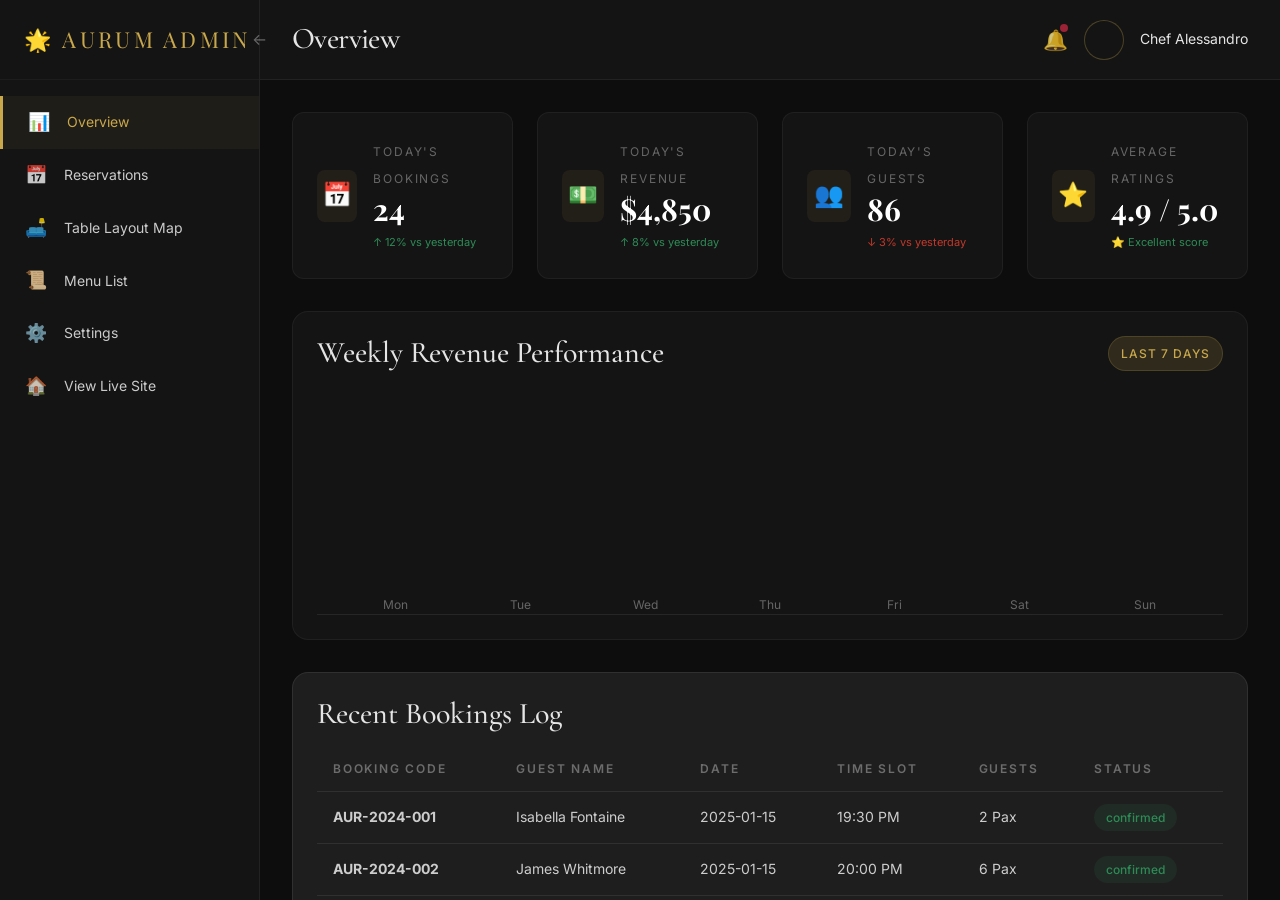
<file: admin/index.html>
<!DOCTYPE html>
<html lang="en" data-theme="dark">
<head>
  <meta charset="UTF-8">
  <meta name="viewport" content="width=device-width, initial-scale=1.0">
  <title>Admin Panel Dashboard — Aurum Restaurant</title>
  
  <!-- Stylesheets -->
  <link rel="stylesheet" href="../css/variables.css">
  <link rel="stylesheet" href="../css/reset.css">
  <link rel="stylesheet" href="../css/base.css">
  <link rel="stylesheet" href="../css/layout.css">
  <link rel="stylesheet" href="../css/components.css">
  <link rel="stylesheet" href="../css/animations.css">
  <link rel="stylesheet" href="../css/dashboard.css">
</head>
<body class="dashboard-body">

  <!-- Left Sidebar Panel -->
  <aside class="db-sidebar" role="navigation" aria-label="Dashboard sidebar menu">
    <div class="db-sidebar-header">
      <div class="db-sidebar-logo">
        <span style="color:var(--color-gold)">🌟</span>
        <span>Aurum Admin</span>
      </div>
      <button class="db-sidebar-collapse-btn" aria-label="Collapse sidebar">&larr;</button>
    </div>
    
    <nav class="db-sidebar-menu">
      <button class="db-menu-item active" data-target="overview">
        <span class="db-menu-item-icon">📊</span>
        <span>Overview</span>
      </button>
      <button class="db-menu-item" data-target="reservations">
        <span class="db-menu-item-icon">📅</span>
        <span>Reservations</span>
      </button>
      <button class="db-menu-item" data-target="tables">
        <span class="db-menu-item-icon">🛋️</span>
        <span>Table Layout Map</span>
      </button>
      <button class="db-menu-item" data-target="menu-manage">
        <span class="db-menu-item-icon">📜</span>
        <span>Menu List</span>
      </button>
      <button class="db-menu-item" data-target="settings">
        <span class="db-menu-item-icon">⚙️</span>
        <span>Settings</span>
      </button>
      <a href="../index.html" class="db-menu-item" style="margin-top:auto">
        <span class="db-menu-item-icon">🏠</span>
        <span>View Live Site</span>
      </a>
    </nav>
  </aside>

  <!-- Right Main Panel -->
  <main class="db-main">
    
    <!-- Topbar Header -->
    <header class="db-topbar">
      <h1 class="db-page-title">Overview</h1>
      
      <div class="db-user-profile">
        <!-- Notification bell -->
        <button class="db-bell-btn" aria-label="View notifications">
          🔔
          <span class="db-bell-dot"></span>
        </button>
        <!-- User avatar -->
        <div class="db-avatar" style="background: url('https://images.unsplash.com/photo-1577219491135-ce391730fb2c?q=80&w=100') center/cover"></div>
        <span class="text-sm font-semibold">Chef Alessandro</span>
      </div>
    </header>

    <!-- Content Panel sections -->
    <div class="db-content">
      
      <!-- 1. OVERVIEW PANEL -->
      <section class="db-panel active" id="overview">
        <!-- KPI Cards Grid -->
        <div class="kpi-grid">
          <div class="kpi-card">
            <div class="kpi-icon">📅</div>
            <div>
              <span class="kpi-label">Today's Bookings</span>
              <div class="kpi-number">24</div>
              <span class="kpi-trend trend-up">↑ 12% vs yesterday</span>
            </div>
          </div>
          <div class="kpi-card">
            <div class="kpi-icon">💵</div>
            <div>
              <span class="kpi-label">Today's Revenue</span>
              <div class="kpi-number" id="kpi-today-sales">$4,850</div>
              <span class="kpi-trend trend-up">↑ 8% vs yesterday</span>
            </div>
          </div>
          <div class="kpi-card">
            <div class="kpi-icon">👥</div>
            <div>
              <span class="kpi-label">Today's Guests</span>
              <div class="kpi-number">86</div>
              <span class="kpi-trend trend-down">↓ 3% vs yesterday</span>
            </div>
          </div>
          <div class="kpi-card">
            <div class="kpi-icon">⭐</div>
            <div>
              <span class="kpi-label">Average Ratings</span>
              <div class="kpi-number">4.9 / 5.0</div>
              <span class="kpi-trend trend-up">⭐ Excellent score</span>
            </div>
          </div>
        </div>

        <!-- Weekly Revenue Chart -->
        <div class="chart-card">
          <div class="chart-header">
            <h4>Weekly Revenue Performance</h4>
            <span class="badge badge-gold">Last 7 Days</span>
          </div>
          <div class="bar-chart-container">
            <!-- Monday -->
            <div class="bar-chart-item">
              <div class="bar-fill-column"><div class="bar-tooltip">$3,200</div></div>
              <span class="bar-label-axis">Mon</span>
            </div>
            <!-- Tuesday -->
            <div class="bar-chart-item">
              <div class="bar-fill-column"><div class="bar-tooltip">$2,800</div></div>
              <span class="bar-label-axis">Tue</span>
            </div>
            <!-- Wednesday -->
            <div class="bar-chart-item">
              <div class="bar-fill-column"><div class="bar-tooltip">$3,600</div></div>
              <span class="bar-label-axis">Wed</span>
            </div>
            <!-- Thursday -->
            <div class="bar-chart-item">
              <div class="bar-fill-column"><div class="bar-tooltip">$4,100</div></div>
              <span class="bar-label-axis">Thu</span>
            </div>
            <!-- Friday -->
            <div class="bar-chart-item">
              <div class="bar-fill-column"><div class="bar-tooltip">$5,800</div></div>
              <span class="bar-label-axis">Fri</span>
            </div>
            <!-- Saturday -->
            <div class="bar-chart-item">
              <div class="bar-fill-column"><div class="bar-tooltip">$6,200</div></div>
              <span class="bar-label-axis">Sat</span>
            </div>
            <!-- Sunday -->
            <div class="bar-chart-item">
              <div class="bar-fill-column"><div class="bar-tooltip">$4,850</div></div>
              <span class="bar-label-axis">Sun</span>
            </div>
          </div>
        </div>

        <!-- Recent Reservations log table -->
        <div class="card p-6">
          <h4 class="mb-4">Recent Bookings Log</h4>
          <table class="data-table">
            <thead>
              <tr>
                <th>Booking Code</th>
                <th>Guest Name</th>
                <th>Date</th>
                <th>Time Slot</th>
                <th>Guests</th>
                <th>Status</th>
              </tr>
            </thead>
            <tbody id="overview-reservations-tbody">
              <!-- Rendered by JS -->
            </tbody>
          </table>
        </div>
      </section>

      <!-- 2. RESERVATIONS LIST PANEL -->
      <section class="db-panel" id="reservations">
        <div class="card p-6">
          <div class="flex-between mb-6">
            <h4>Manage Reservations Roster</h4>
            <div class="flex gap-4">
              <input type="text" placeholder="Search guests..." class="form-input" style="max-width: 250px">
            </div>
          </div>
          <table class="data-table">
            <thead>
              <tr>
                <th>Booking Code</th>
                <th>Guest Name</th>
                <th>Date</th>
                <th>Time Slot</th>
                <th>Guests</th>
                <th>Seating Zone</th>
                <th>Status</th>
                <th>Actions</th>
              </tr>
            </thead>
            <tbody id="full-reservations-tbody">
              <!-- Rendered by JS -->
            </tbody>
          </table>
        </div>
      </section>

      <!-- 3. VISUAL TABLES MAP PANEL -->
      <section class="db-panel" id="tables">
        <div class="card p-6">
          <div class="flex-between mb-6">
            <h4>Seating Zone Table Plan</h4>
            <div class="flex gap-4 items-center">
              <span class="status status-confirmed">● Available</span>
              <span class="status status-cancelled">● Occupied</span>
              <span class="status status-pending">● Reserved</span>
            </div>
          </div>
          <p class="text-sm text-muted mb-4">Click table card to toggle status between Available, Occupied, and Reserved.</p>
          <div class="tables-map-grid" id="tables-map-grid">
            <!-- Rendered by JS -->
          </div>
        </div>
      </section>

      <!-- 4. MENU LIST PANEL -->
      <section class="db-panel" id="menu-manage">
        <div class="card p-6">
          <div class="flex-between mb-6">
            <h4>Menu Inventory Management</h4>
            <button class="btn btn-primary btn-sm">&plus; Add Menu Item</button>
          </div>
          <table class="data-table">
            <thead>
              <tr>
                <th>Item ID</th>
                <th>Dish Name</th>
                <th>Category</th>
                <th>Price</th>
                <th>Calories</th>
                <th>Actions</th>
              </tr>
            </thead>
            <tbody id="menu-management-tbody">
              <!-- Rendered by JS -->
            </tbody>
          </table>
        </div>
      </section>

      <!-- 5. SETTINGS PANEL -->
      <section class="db-panel" id="settings">
        <div class="card p-6 max-width-md">
          <h4 class="mb-6">Global Restaurant Parameters</h4>
          <form class="contact-form">
            <div class="form-group mb-4">
              <label class="form-label" for="setting-name">Restaurant Brand Name</label>
              <input type="text" id="setting-name" class="form-input" value="Aurum Fine Dining">
            </div>
            <div class="form-group mb-4">
              <label class="form-label" for="setting-email">Notification Alert Email</label>
              <input type="email" id="setting-email" class="form-input" value="alerts@aurum-restaurant.com">
            </div>
            <div class="grid grid-2 mb-4">
              <div class="form-group">
                <label class="form-label" for="setting-lunch">Lunch Hours Opening</label>
                <input type="time" id="setting-lunch" class="form-input" value="12:00">
              </div>
              <div class="form-group">
                <label class="form-label" for="setting-dinner">Dinner Hours Closing</label>
                <input type="time" id="setting-dinner" class="form-input" value="23:00">
              </div>
            </div>
            <div class="form-group mb-6">
              <label class="form-label" for="setting-deposit">Table Booking Deposit ($ USD)</label>
              <input type="number" id="setting-deposit" class="form-input" value="100">
            </div>
            <button type="button" class="btn btn-primary" onclick="showToast('success', 'Parameters Saved', 'Restaurant parameters updated successfully.', 3000)">Save Parameters Settings</button>
          </form>
        </div>
      </section>

    </div>
  </main>

  <!-- JavaScript Scripts -->
  <script src="../data/menu-data.js"></script>
  <script src="../data/reviews-data.js"></script>
  <script src="../data/events-data.js"></script>
  <script src="../data/reservations-data.js"></script>
  
  <script src="../js/utils.js"></script>
  <script src="../js/dashboard.js"></script>
</body>
</html>
</file>
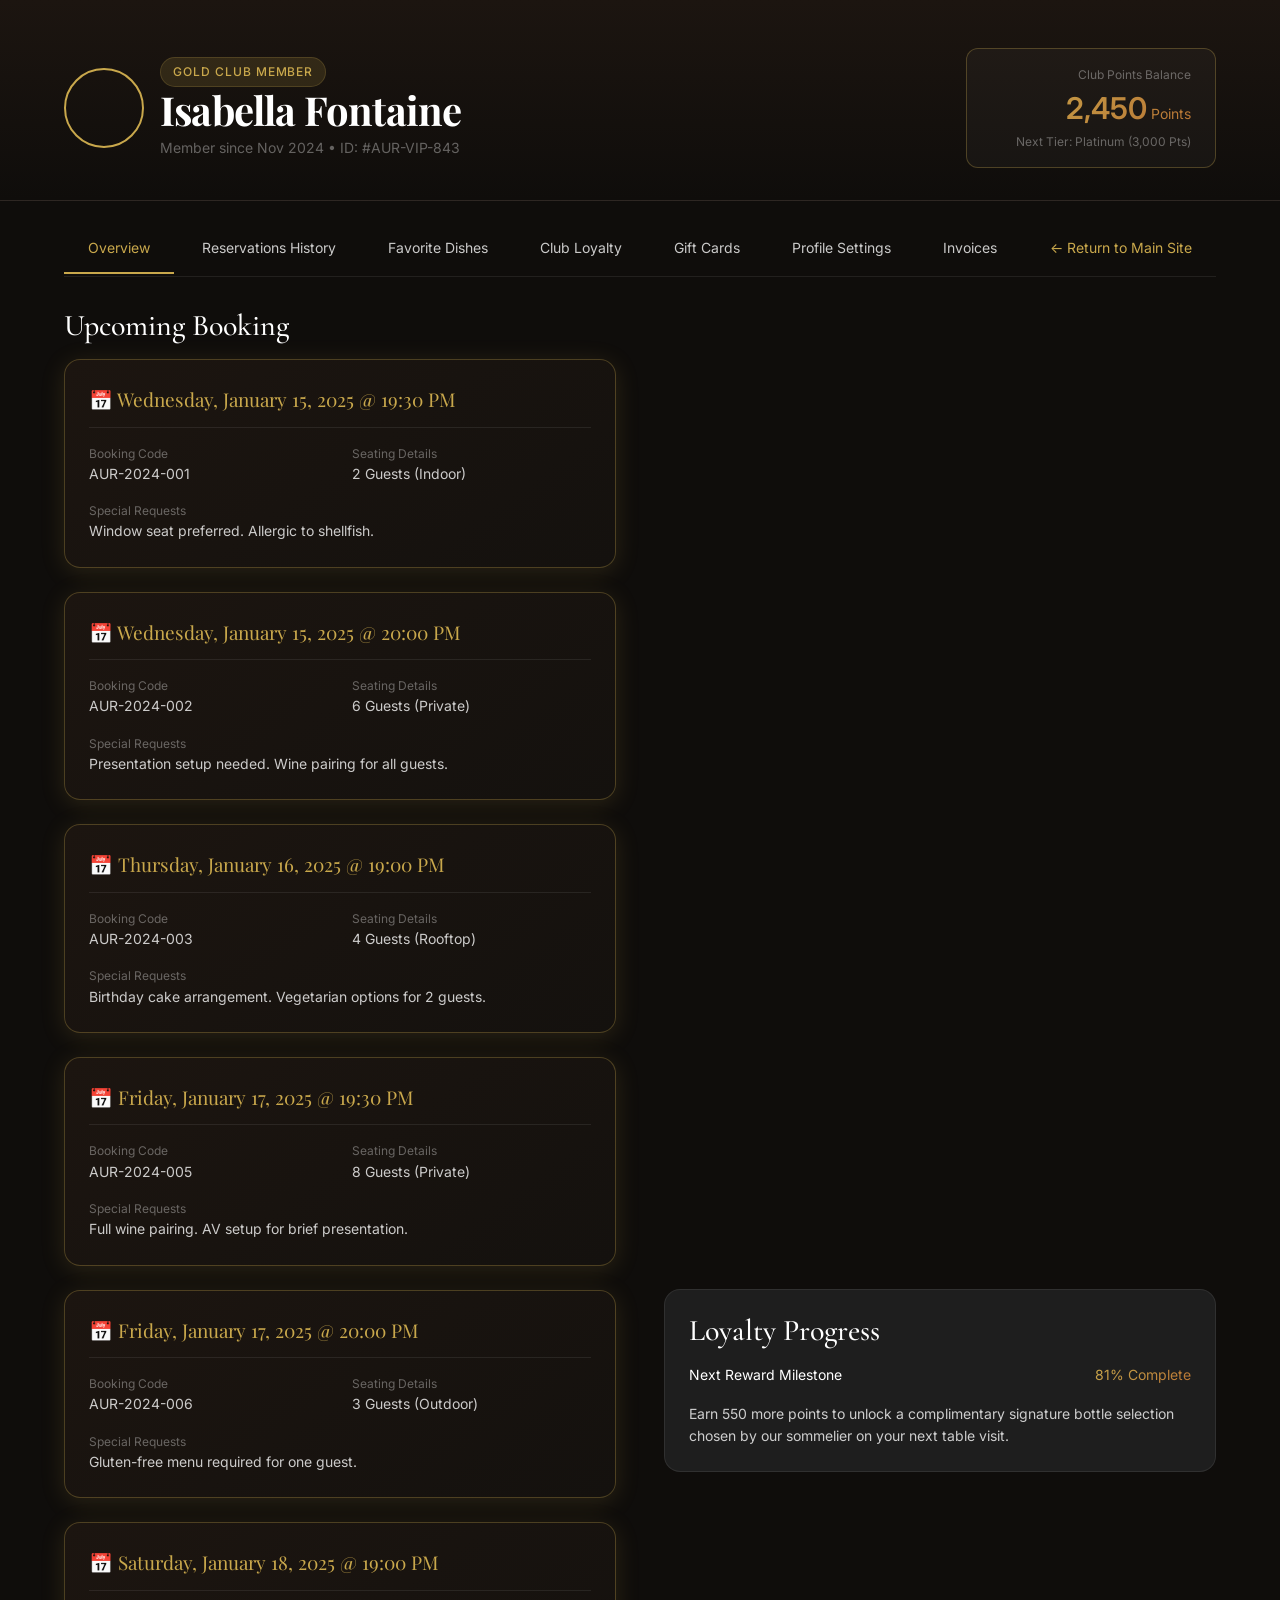
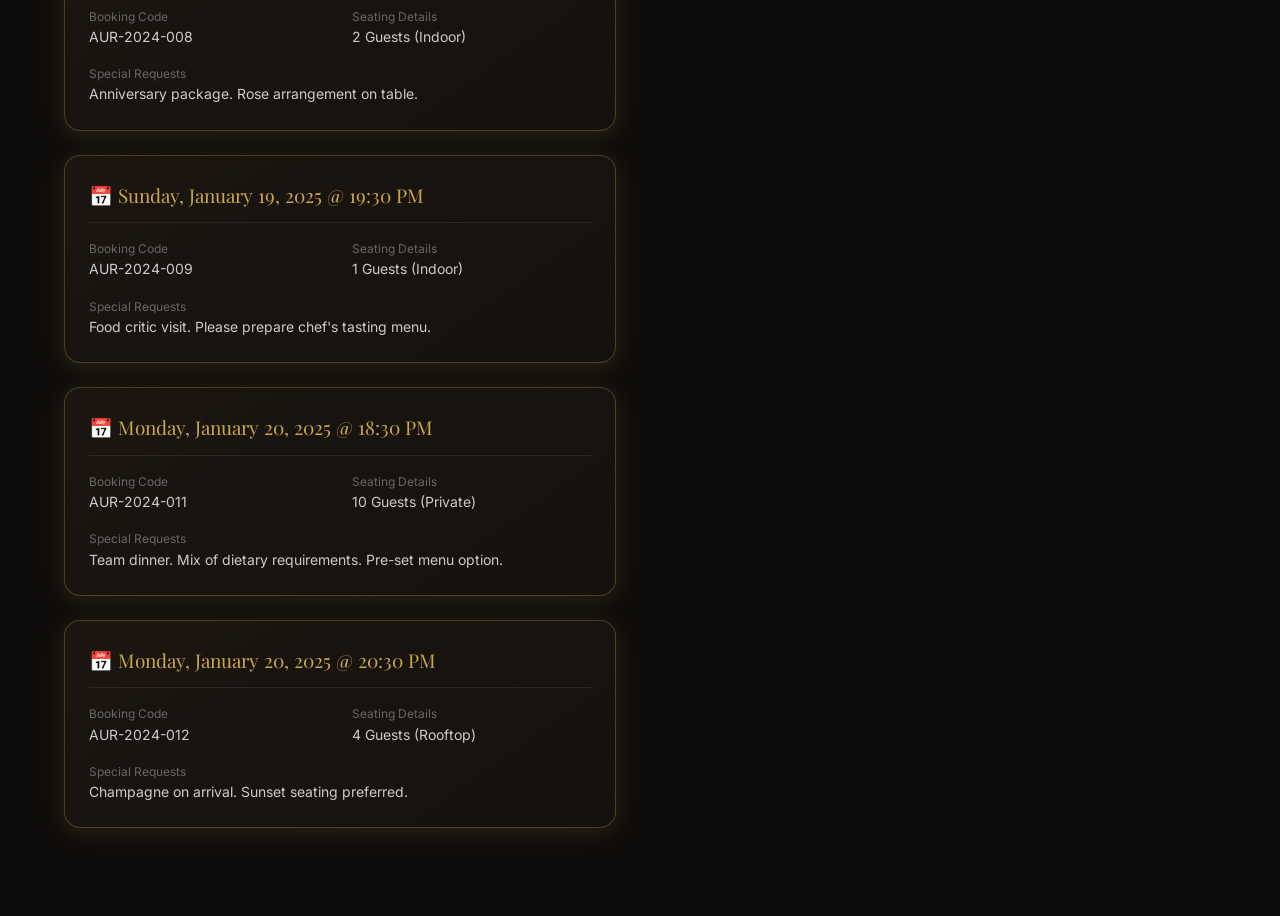
<file: customer/index.html>
<!DOCTYPE html>
<html lang="en" data-theme="dark">
<head>
  <meta charset="UTF-8">
  <meta name="viewport" content="width=device-width, initial-scale=1.0">
  <title>Customer VIP Portal — Aurum Restaurant</title>
  
  <!-- Stylesheets -->
  <link rel="stylesheet" href="../css/variables.css">
  <link rel="stylesheet" href="../css/reset.css">
  <link rel="stylesheet" href="../css/base.css">
  <link rel="stylesheet" href="../css/layout.css">
  <link rel="stylesheet" href="../css/components.css">
  <link rel="stylesheet" href="../css/animations.css">
  <link rel="stylesheet" href="../css/customer-dashboard.css">
</head>
<body class="customer-body">

  <!-- Main Hero Profile Header -->
  <header class="customer-header-hero">
    <div class="container">
      <div class="profile-summary-flex">
        
        <div class="profile-badge-box">
          <div class="profile-avatar-large" style="background: url('https://images.unsplash.com/photo-1544005313-94ddf0286df2?q=80&w=100') center/cover"></div>
          <div>
            <span class="badge badge-gold mb-1">Gold Club Member</span>
            <h1 class="profile-name" id="profile-hero-name">Isabella Fontaine</h1>
            <p class="text-sm text-muted">Member since Nov 2024 • ID: #AUR-VIP-843</p>
          </div>
        </div>

        <div class="loyalty-summary-card">
          <p class="text-xs text-muted uppercase">Club Points Balance</p>
          <div class="price text-gold">
            <span class="price-amount">2,450</span>
            <span class="price-period">Points</span>
          </div>
          <p class="text-xs text-muted">Next Tier: Platinum (3,000 Pts)</p>
        </div>

      </div>
    </div>
  </header>

  <main class="container section-sm" style="padding-top:var(--space-6)">
    
    <!-- Tab navigation buttons -->
    <div class="customer-tabs">
      <button class="customer-tab-btn active" data-target="overview">Overview</button>
      <button class="customer-tab-btn" data-target="reservations">Reservations History</button>
      <button class="customer-tab-btn" data-target="favorites">Favorite Dishes</button>
      <button class="customer-tab-btn" data-target="loyalty">Club Loyalty</button>
      <button class="customer-tab-btn" data-target="giftcards">Gift Cards</button>
      <button class="customer-tab-btn" data-target="profile">Profile Settings</button>
      <button class="customer-tab-btn" data-target="invoices">Invoices</button>
      <a href="../index.html" class="customer-tab-btn" style="margin-left:auto; color:var(--color-gold)">&larr; Return to Main Site</a>
    </div>

    <!-- 1. OVERVIEW PANEL -->
    <section class="customer-panel active" id="overview">
      <div class="split-layout">
        <!-- Upcoming Reservation -->
        <div>
          <h3 class="h4 mb-4">Upcoming Booking</h3>
          <div id="upcoming-bookings-container">
            <!-- Rendered by JS -->
          </div>
        </div>

        <!-- Loyalty progress highlight -->
        <div class="card p-6">
          <h3 class="h4 mb-4">Loyalty Progress</h3>
          <div class="loyalty-progress-container mb-4">
            <div class="flex-between text-sm mb-1">
              <span>Next Reward Milestone</span>
              <span class="text-gold">81% Complete</span>
            </div>
            <div class="loyalty-progress-bar">
              <div class="loyalty-progress-fill" style="width: 81%"></div>
            </div>
          </div>
          <p class="text-sm text-secondary">Earn 550 more points to unlock a complimentary signature bottle selection chosen by our sommelier on your next table visit.</p>
        </div>
      </div>
    </section>

    <!-- 2. RESERVATIONS PANEL -->
    <section class="customer-panel" id="reservations">
      <div class="card p-6">
        <h3 class="h4 mb-6">Historical Bookings Log</h3>
        <table class="data-table">
          <thead>
            <tr>
              <th>Booking Code</th>
              <th>Date</th>
              <th>Time Slot</th>
              <th>Guests</th>
              <th>Seating Zone</th>
              <th>Status</th>
            </tr>
          </thead>
          <tbody id="past-history-tbody">
            <!-- Rendered by JS -->
          </tbody>
        </table>
      </div>
    </section>

    <!-- 3. FAVORITE DISHES PANEL -->
    <section class="customer-panel" id="favorites">
      <div class="card p-6">
        <h3 class="h4 mb-6">Your Favorite Plats</h3>
        <div class="grid grid-2 gap-4" id="favorites-grid-list">
          <!-- Rendered by JS -->
        </div>
      </div>
    </section>

    <!-- 4. CLUB LOYALTY PANEL -->
    <section class="customer-panel" id="loyalty">
      <div class="card p-6">
        <h3 class="h4 mb-4">Club Gold Member Status</h3>
        <p class="mb-6">You are a valued Gold Club member at Aurum. You enjoy special reservation priorities, custom tasting menus, and complimentary anniversary cakes.</p>
        
        <div class="grid grid-3">
          <div class="card p-4 text-center">
            <span style="font-size:32px">🍾</span>
            <h4 class="mt-2 mb-1">Anniversary Champagne</h4>
            <p class="text-xs text-muted">Complimentary Dom Pérignon bottle toast on anniversary reservations.</p>
          </div>
          <div class="card p-4 text-center">
            <span style="font-size:32px">🛋️</span>
            <h4 class="mt-2 mb-1">Seating Priority</h4>
            <p class="text-xs text-muted">Automatic window seat or rooftop alcove reservations upgrade priority.</p>
          </div>
          <div class="card p-4 text-center">
            <span style="font-size:32px">🍰</span>
            <h4 class="mt-2 mb-1">Birthday Desserts</h4>
            <p class="text-xs text-muted">Bespoke chocolate soufflé or custom cakes sent from our pastry chef.</p>
          </div>
        </div>
      </div>
    </section>

    <!-- 5. GIFT CARDS PANEL -->
    <section class="customer-panel" id="giftcards">
      <div class="split-layout">
        <!-- Gift Card visual -->
        <div>
          <h3 class="h4 mb-4">Active Gift Cards</h3>
          <div class="giftcard-visual-element">
            <span class="giftcard-logo">AURUM GIFT</span>
            <div class="giftcard-balance">$150.00</div>
            <div class="flex-between text-xs opacity-75">
              <span>Card: **** **** **** 4028</span>
              <span>Exp: 12/28</span>
            </div>
          </div>
        </div>

        <!-- Buy card widget -->
        <div class="card p-6">
          <h3 class="h4 mb-4">Purchase New Gift Card</h3>
          <form class="contact-form" onsubmit="return false;">
            <div class="form-group mb-4">
              <label class="form-label" for="gift-denomination">Select Denomination Value</label>
              <select id="gift-denomination" class="form-select">
                <option value="50">$50.00 USD</option>
                <option value="100" selected>$100.00 USD</option>
                <option value="150">$150.00 USD</option>
                <option value="200">$200.00 USD</option>
                <option value="500">$500.00 USD</option>
              </select>
            </div>
            <div class="form-group mb-6">
              <label class="form-label" for="gift-recipient">Recipient Email Address</label>
              <input type="email" id="gift-recipient" class="form-input" placeholder="e.g. friend@email.com">
            </div>
            <button type="button" id="btn-buy-giftcard" class="btn btn-primary btn-full">Order Gift Card</button>
          </form>
        </div>
      </div>
    </section>

    <!-- 6. PROFILE SETTINGS PANEL -->
    <section class="customer-panel" id="profile">
      <div class="card p-6 max-width-md">
        <h3 class="h4 mb-6">Personal Account Details</h3>
        <form class="contact-form" id="profile-details-form">
          <div class="grid grid-2 mb-4">
            <div class="form-group">
              <label class="form-label" for="prof-name">Full Name</label>
              <input type="text" id="prof-name" class="form-input" value="Isabella Fontaine" required>
            </div>
            <div class="form-group">
              <label class="form-label" for="prof-email">Email Address</label>
              <input type="email" id="prof-email" class="form-input" value="isabella.f@email.com" required>
            </div>
          </div>
          <div class="grid grid-2 mb-4">
            <div class="form-group">
              <label class="form-label" for="prof-phone">Phone Number</label>
              <input type="tel" id="prof-phone" class="form-input" value="+33 6 12 34 56 78" required>
            </div>
            <div class="form-group">
              <label class="form-label" for="prof-birthday">Birthday Date</label>
              <input type="date" id="prof-birthday" class="form-input" value="1992-05-18">
            </div>
          </div>
          <div class="form-group mb-6">
            <label class="form-label" for="prof-diet">Allergies & Dietary Restrictions</label>
            <input type="text" id="prof-diet" class="form-input" value="Shellfish allergy, lactose sensitivity">
          </div>
          <button type="submit" class="btn btn-primary">Save Profile Settings</button>
        </form>
      </div>
    </section>

    <!-- 7. INVOICES PANEL -->
    <section class="customer-panel" id="invoices">
      <div class="card p-6">
        <h3 class="h4 mb-6">Invoices History</h3>
        <table class="data-table">
          <thead>
            <tr>
              <th>Invoice Code</th>
              <th>Date</th>
              <th>Amount Charged</th>
              <th>Payment Status</th>
              <th>PDF Download</th>
            </tr>
          </thead>
          <tbody id="invoices-history-tbody">
            <!-- Rendered by JS -->
          </tbody>
        </table>
      </div>
    </section>

  </main>

  <!-- JavaScript Scripts -->
  <script src="../data/menu-data.js"></script>
  <script src="../data/reviews-data.js"></script>
  <script src="../data/events-data.js"></script>
  <script src="../data/reservations-data.js"></script>
  
  <script src="../js/utils.js"></script>
  <script src="../js/customer-dashboard.js"></script>
</body>
</html>
</file>
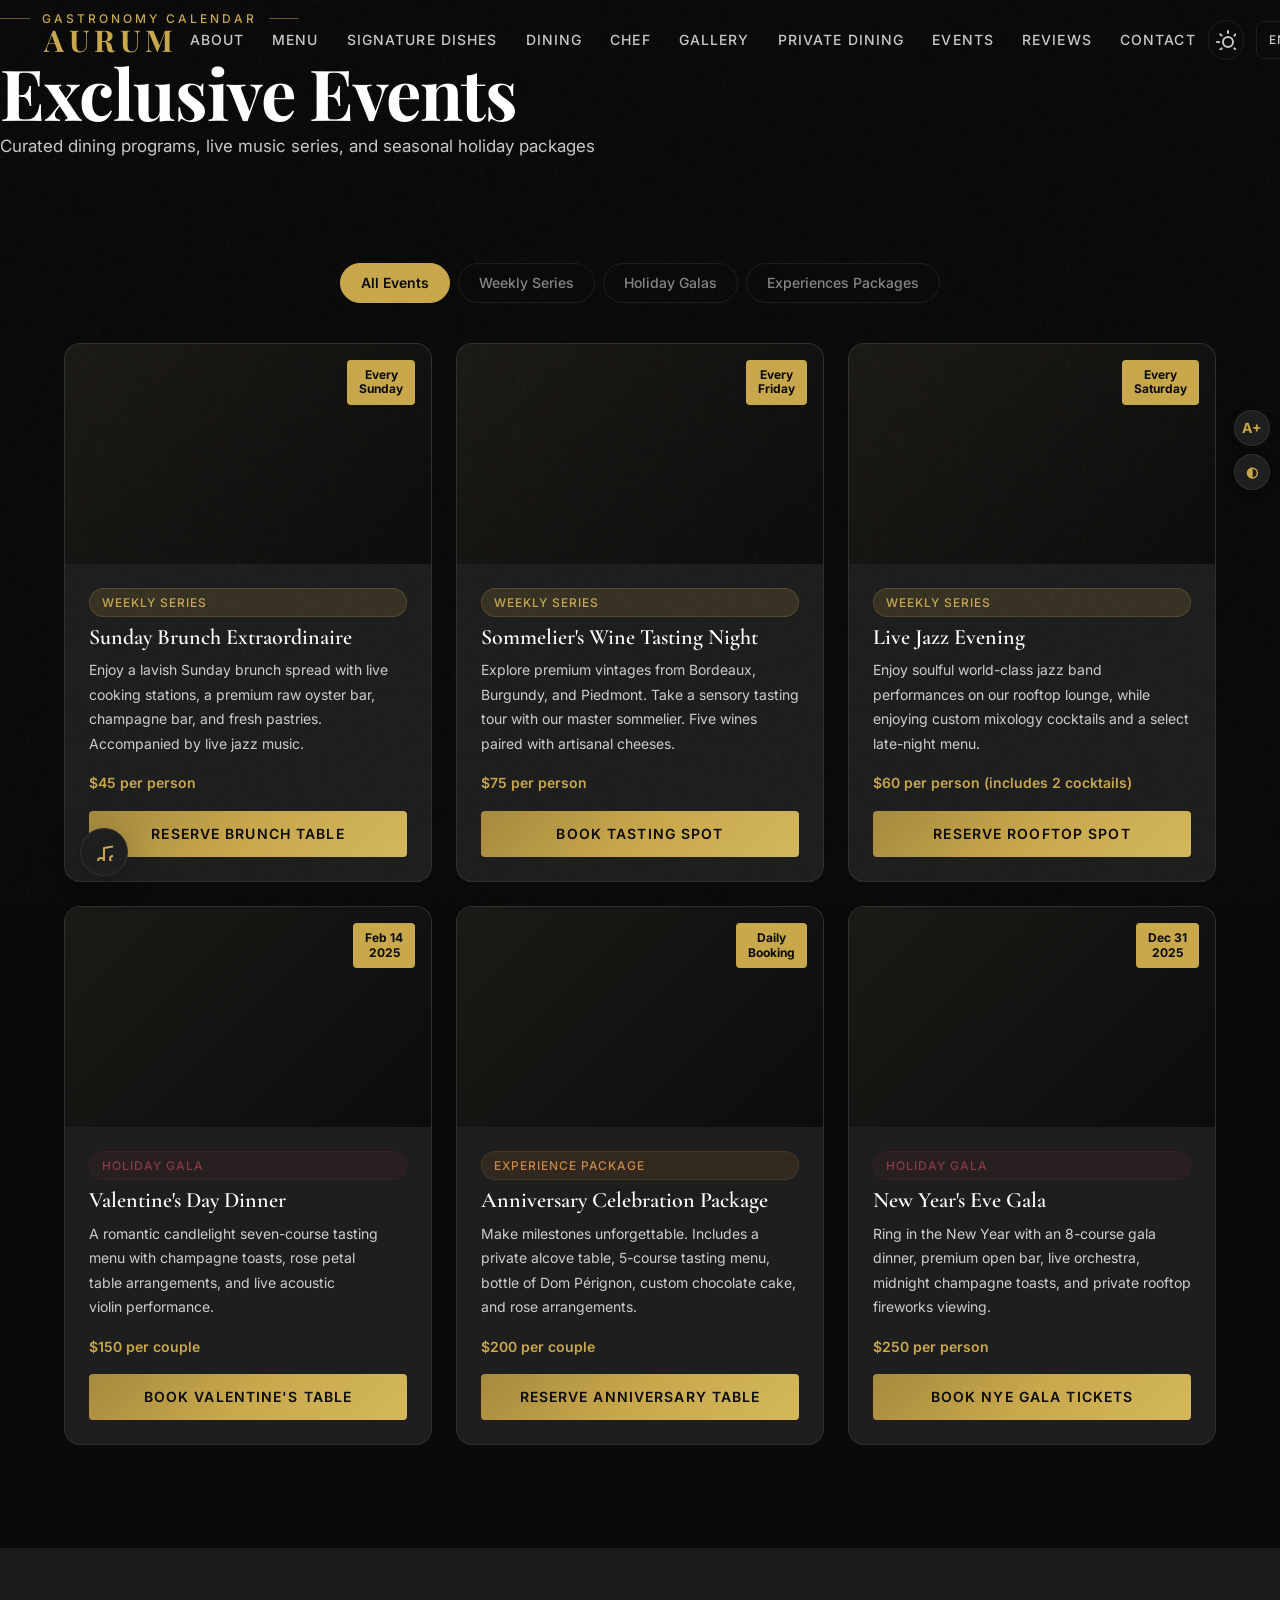
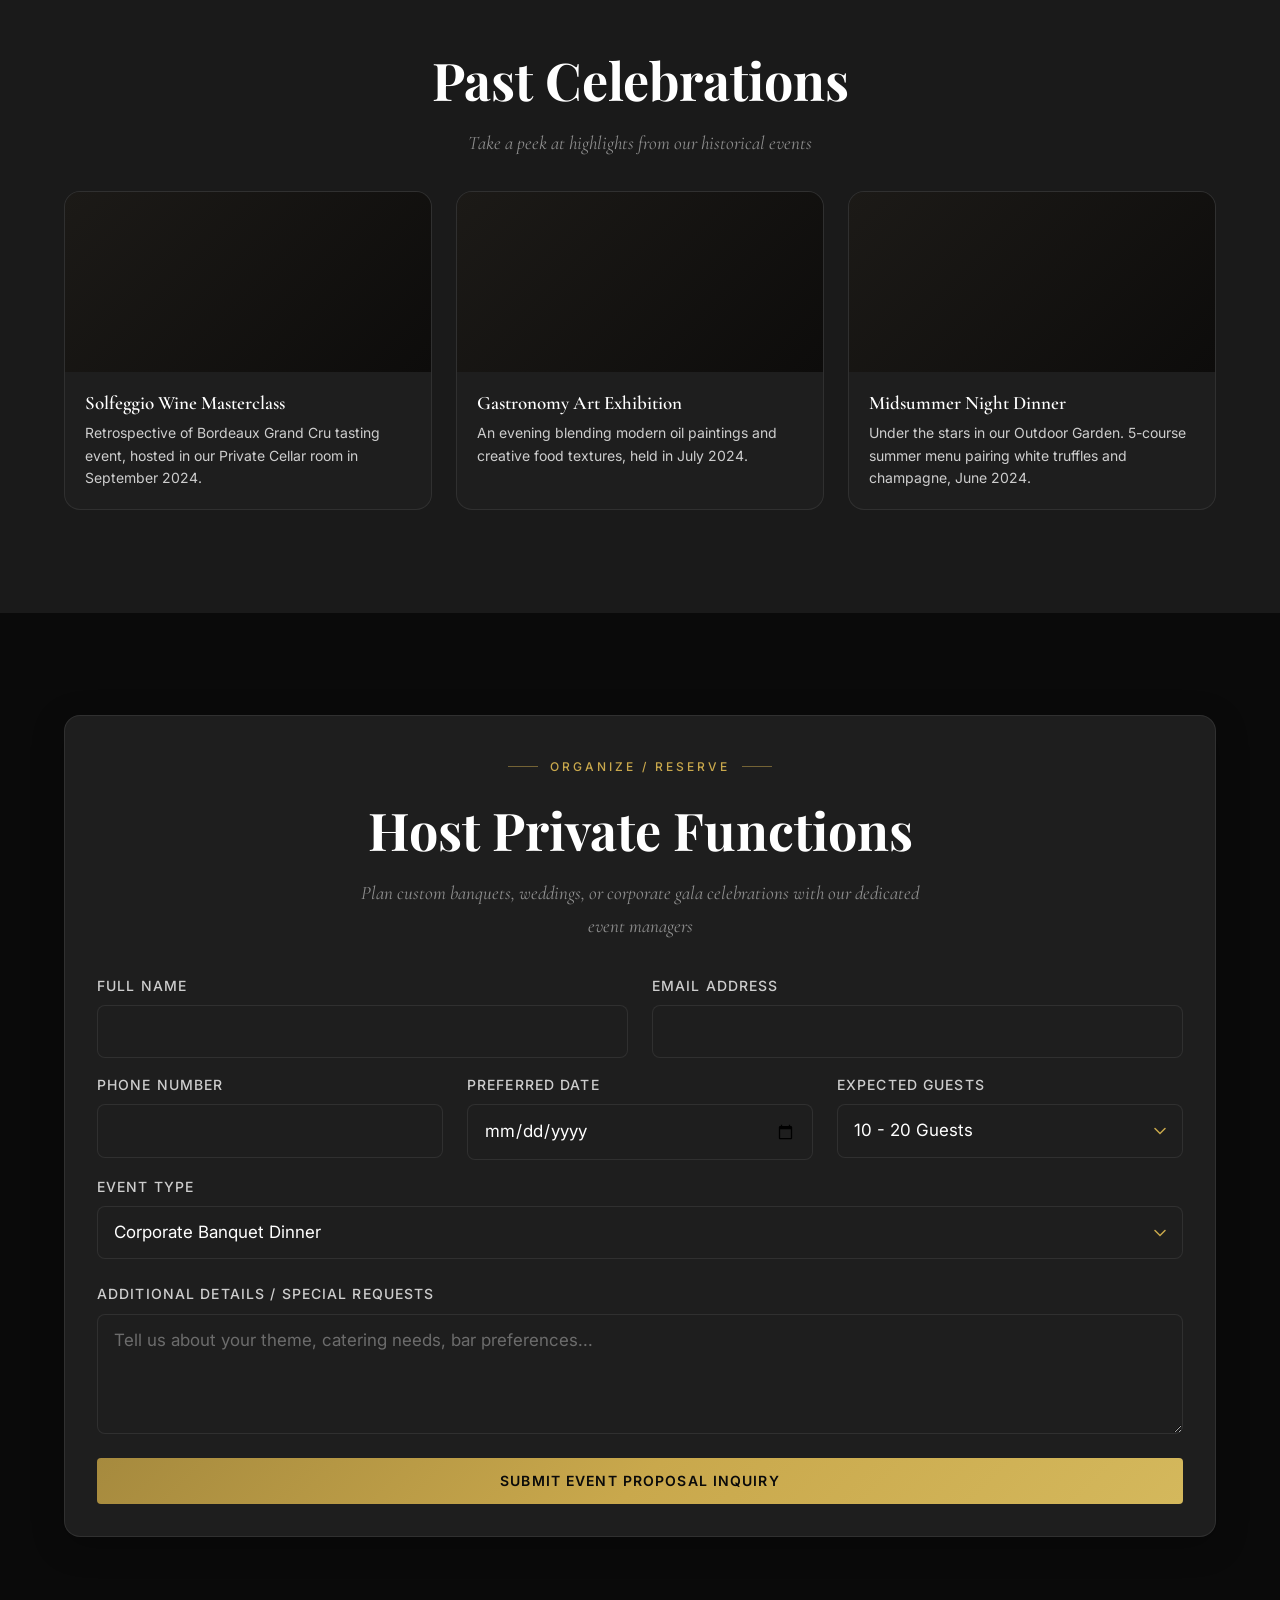
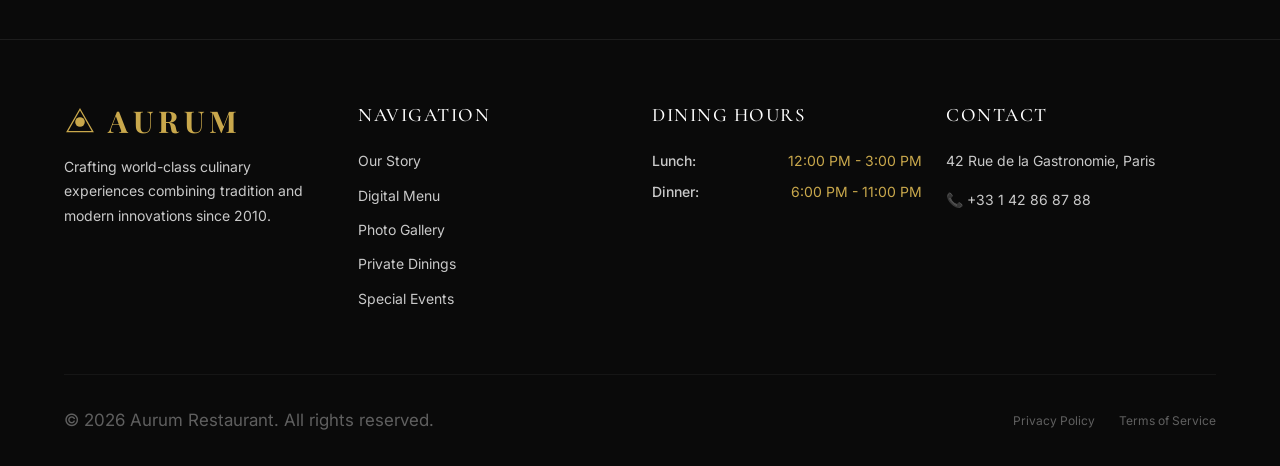
<file: events.html>
<!DOCTYPE html>
<html lang="en" data-theme="dark">
<head>
  <meta charset="UTF-8">
  <meta name="viewport" content="width=device-width, initial-scale=1.0">
  <title>Special Events & Dining Programs — Aurum Restaurant</title>
  <meta name="description" content="Explore special culinary events at Aurum. Book our Sunday Brunch, Wine Tasting Nights, Live Jazz Evenings, Valentine's Dinner, or New Year's Eve Gala.">
  <link rel="canonical" href="https://aurum-restaurant.com/events.html">

  <!-- Typography Preloads -->
  <link rel="preconnect" href="https://fonts.googleapis.com">
  <link rel="preconnect" href="https://fonts.gstatic.com" crossorigin>

  <!-- Stylesheets -->
  <link rel="stylesheet" href="css/variables.css">
  <link rel="stylesheet" href="css/reset.css">
  <link rel="stylesheet" href="css/base.css">
  <link rel="stylesheet" href="css/layout.css">
  <link rel="stylesheet" href="css/components.css">
  <link rel="stylesheet" href="css/animations.css">
  <link rel="stylesheet" href="css/navigation.css">
  <link rel="stylesheet" href="css/hero.css">
  <link rel="stylesheet" href="css/sections.css">
</head>
<body>

  <!-- Preloader Screen -->
  <div class="preloader" role="status" aria-label="Loading events page">
    <div class="preloader-logo">AURUM</div>
    <div class="preloader-line"></div>
  </div>

  <!-- Custom Cursor -->
  <div class="custom-cursor" aria-hidden="true">
    <div class="cursor-dot"></div>
    <div class="cursor-ring"></div>
  </div>

  <!-- Scroll Progress Indicator -->
  <div class="scroll-progress" aria-hidden="true"></div>

  <!-- Grain Overlay Effect -->
  <div class="grain-overlay" aria-hidden="true"></div>

  <!-- Header / Navigation -->
  <header class="nav" role="banner">
    <div class="nav-container">
      <a href="index.html" class="nav-logo" aria-label="Aurum Home">
        <svg class="nav-logo-icon" viewBox="0 0 100 100" fill="currentColor">
          <polygon points="50,10 90,80 10,80" fill="none" stroke="var(--color-gold)" stroke-width="4" />
          <circle cx="50" cy="50" r="15" fill="var(--color-gold)" />
        </svg>
        <span>Aurum</span>
      </a>

      <nav class="nav-links" role="navigation" aria-label="Desktop menu">
        <a href="index.html#about" class="nav-link">About</a>
        <a href="menu.html" class="nav-link">Menu</a>
        <a href="index.html#signature" class="nav-link">Signature Dishes</a>
        <a href="index.html#experiences" class="nav-link">Dining</a>
        <a href="index.html#chef" class="nav-link">Chef</a>
        <a href="gallery.html" class="nav-link">Gallery</a>
        <a href="private-dining.html" class="nav-link">Private Dining</a>
        <a href="events.html" class="nav-link active">Events</a>
        <a href="index.html#reviews" class="nav-link">Reviews</a>
        <a href="index.html#contact" class="nav-link">Contact</a>
      </nav>

      <div class="nav-actions">
        <button class="theme-toggle" aria-label="Toggle light theme" title="Toggle theme">
          <circle cx="12" cy="12" r="5"></circle>
          <line x1="12" y1="1" x2="12" y2="3"></line>
        </button>

        <div class="lang-switch">
          <button class="lang-switch-btn" aria-label="Select language">
            <span class="lang-text">EN</span>
            <svg width="10" height="6" viewBox="0 0 10 6" fill="none" stroke="currentColor">
              <path d="M1 1L5 5L9 1" stroke-width="1.5" stroke-linecap="round"/>
            </svg>
          </button>
          <div class="lang-dropdown">
            <button class="lang-option active" data-lang="EN">English</button>
            <button class="lang-option" data-lang="FR">Français</button>
            <button class="lang-option" data-lang="ES">Español</button>
            <button class="lang-option" data-lang="JP">日本語</button>
          </div>
        </div>

        <a href="reservation.html" class="nav-reserve-btn">Reserve</a>
      </div>

      <button class="nav-hamburger" aria-label="Toggle mobile menu" aria-expanded="false" aria-controls="mobile-menu">
        <div class="hamburger-lines">
          <span class="hamburger-line"></span>
          <span class="hamburger-line"></span>
          <span class="hamburger-line"></span>
        </div>
      </button>
    </div>
  </header>

  <!-- Mobile Menu Overlay -->
  <div class="mobile-menu" id="mobile-menu" aria-hidden="true">
    <nav class="mobile-menu-links">
      <a href="index.html#about" class="mobile-menu-link">About</a>
      <a href="menu.html" class="mobile-menu-link">Menu</a>
      <a href="index.html#signature" class="mobile-menu-link">Signature Dishes</a>
      <a href="index.html#experiences" class="mobile-menu-link">Dining</a>
      <a href="index.html#chef" class="mobile-menu-link">Chef</a>
      <a href="gallery.html" class="mobile-menu-link">Gallery</a>
      <a href="private-dining.html" class="mobile-menu-link">Private Dining</a>
      <a href="events.html" class="mobile-menu-link">Events</a>
      <a href="index.html#reviews" class="mobile-menu-link">Reviews</a>
      <a href="index.html#contact" class="mobile-menu-link">Contact</a>
      <a href="reservation.html" class="mobile-menu-link text-accent">Reserve Table</a>
    </nav>
  </div>

  <main>
    <!-- Short Hero -->
    <section class="menu-hero" aria-label="Events Introduction">
      <div class="menu-hero-img" style="background: url('https://images.unsplash.com/photo-1511192336575-5a79af67a629?q=80&w=1200') center/cover no-repeat"></div>
      <div class="menu-hero-content">
        <span class="section-label">Gastronomy Calendar</span>
        <h1 class="menu-hero-title">Exclusive Events</h1>
        <p class="menu-hero-subtitle">Curated dining programs, live music series, and seasonal holiday packages</p>
      </div>
    </section>

    <!-- Events List Section -->
    <section class="section">
      <div class="container">
        <!-- Filter Pills -->
        <div class="filter-tabs reveal" data-filter-grid="events-grid-container">
          <button class="filter-tab active" data-filter="all">All Events</button>
          <button class="filter-tab" data-filter="recurring">Weekly Series</button>
          <button class="filter-tab" data-filter="seasonal">Holiday Galas</button>
          <button class="filter-tab" data-filter="package">Experiences Packages</button>
        </div>

        <!-- Events Grid list -->
        <div class="grid grid-3 grid-auto-lg reveal" id="events-grid-container" data-stagger-parent>
          
          <!-- Event 1 -->
          <div class="card event-card stagger-1" data-category="recurring">
            <div class="event-img-wrapper">
              <div class="event-img h-full" style="background: url('https://images.unsplash.com/photo-1543007630-9710e4a00a20?q=80&w=600') center/cover no-repeat"></div>
              <div class="event-date-badge">Every<br>Sunday</div>
            </div>
            <div class="event-info">
              <span class="badge badge-gold mb-2">Weekly Series</span>
              <h3 class="event-title">Sunday Brunch Extraordinaire</h3>
              <p class="event-desc">Enjoy a lavish Sunday brunch spread with live cooking stations, a premium raw oyster bar, champagne bar, and fresh pastries. Accompanied by live jazz music.</p>
              <div class="event-price">$45 per person</div>
              <a href="reservation.html" class="btn btn-primary mt-auto">Reserve Brunch Table</a>
            </div>
          </div>

          <!-- Event 2 -->
          <div class="card event-card stagger-2" data-category="recurring">
            <div class="event-img-wrapper">
              <div class="event-img h-full" style="background: url('https://images.unsplash.com/photo-1510812431401-41d2bd2722f3?q=80&w=600') center/cover no-repeat"></div>
              <div class="event-date-badge">Every<br>Friday</div>
            </div>
            <div class="event-info">
              <span class="badge badge-gold mb-2">Weekly Series</span>
              <h3 class="event-title">Sommelier's Wine Tasting Night</h3>
              <p class="event-desc">Explore premium vintages from Bordeaux, Burgundy, and Piedmont. Take a sensory tasting tour with our master sommelier. Five wines paired with artisanal cheeses.</p>
              <div class="event-price">$75 per person</div>
              <a href="reservation.html" class="btn btn-primary mt-auto">Book Tasting Spot</a>
            </div>
          </div>

          <!-- Event 3 -->
          <div class="card event-card stagger-3" data-category="recurring">
            <div class="event-img-wrapper">
              <div class="event-img h-full" style="background: url('https://images.unsplash.com/photo-1511192336575-5a79af67a629?q=80&w=600') center/cover no-repeat"></div>
              <div class="event-date-badge">Every<br>Saturday</div>
            </div>
            <div class="event-info">
              <span class="badge badge-gold mb-2">Weekly Series</span>
              <h3 class="event-title">Live Jazz Evening</h3>
              <p class="event-desc">Enjoy soulful world-class jazz band performances on our rooftop lounge, while enjoying custom mixology cocktails and a select late-night menu.</p>
              <div class="event-price">$60 per person (includes 2 cocktails)</div>
              <a href="reservation.html" class="btn btn-primary mt-auto">Reserve Rooftop Spot</a>
            </div>
          </div>

          <!-- Event 4 -->
          <div class="card event-card stagger-4" data-category="seasonal">
            <div class="event-img-wrapper">
              <div class="event-img h-full" style="background: url('https://images.unsplash.com/photo-1533174072545-7a4b6ad7a6c3?q=80&w=600') center/cover no-repeat"></div>
              <div class="event-date-badge">Feb 14<br>2025</div>
            </div>
            <div class="event-info">
              <span class="badge badge-burgundy mb-2">Holiday Gala</span>
              <h3 class="event-title">Valentine's Day Dinner</h3>
              <p class="event-desc">A romantic candlelight seven-course tasting menu with champagne toasts, rose petal table arrangements, and live acoustic violin performance.</p>
              <div class="event-price">$150 per couple</div>
              <a href="reservation.html" class="btn btn-primary mt-auto">Book Valentine's Table</a>
            </div>
          </div>

          <!-- Event 5 -->
          <div class="card event-card stagger-5" data-category="package">
            <div class="event-img-wrapper">
              <div class="event-img h-full" style="background: url('https://images.unsplash.com/photo-1502086223501-7ea6ecd79368?q=80&w=600') center/cover no-repeat"></div>
              <div class="event-date-badge">Daily<br>Booking</div>
            </div>
            <div class="event-info">
              <span class="badge badge-copper mb-2">Experience Package</span>
              <h3 class="event-title">Anniversary Celebration Package</h3>
              <p class="event-desc">Make milestones unforgettable. Includes a private alcove table, 5-course tasting menu, bottle of Dom Pérignon, custom chocolate cake, and rose arrangements.</p>
              <div class="event-price">$200 per couple</div>
              <a href="reservation.html" class="btn btn-primary mt-auto">Reserve Anniversary Table</a>
            </div>
          </div>

          <!-- Event 6 -->
          <div class="card event-card stagger-6" data-category="seasonal">
            <div class="event-img-wrapper">
              <div class="event-img h-full" style="background: url('https://images.unsplash.com/photo-1482862549707-f63cb32c5fd9?q=80&w=600') center/cover no-repeat"></div>
              <div class="event-date-badge">Dec 31<br>2025</div>
            </div>
            <div class="event-info">
              <span class="badge badge-burgundy mb-2">Holiday Gala</span>
              <h3 class="event-title">New Year's Eve Gala</h3>
              <p class="event-desc">Ring in the New Year with an 8-course gala dinner, premium open bar, live orchestra, midnight champagne toasts, and private rooftop fireworks viewing.</p>
              <div class="event-price">$250 per person</div>
              <a href="reservation.html" class="btn btn-primary mt-auto">Book NYE Gala Tickets</a>
            </div>
          </div>

        </div>
      </div>
    </section>

    <!-- Past Events Retrospective Gallery Section -->
    <section class="section" style="background: var(--bg-secondary)">
      <div class="container">
        <div class="text-center mb-8 reveal">
          <h2 class="section-title">Past Celebrations</h2>
          <p class="section-subtitle">Take a peek at highlights from our historical events</p>
        </div>
        <div class="grid grid-3 grid-auto-lg reveal">
          <div class="card attraction-card">
            <div class="attraction-img-wrapper">
              <div class="attraction-img h-full" style="background: url('https://images.unsplash.com/photo-1470225620780-dba8ba36b745?q=80&w=400') center/cover no-repeat"></div>
            </div>
            <div class="attraction-info">
              <h3 class="attraction-title">Solfeggio Wine Masterclass</h3>
              <p class="attraction-desc">Retrospective of Bordeaux Grand Cru tasting event, hosted in our Private Cellar room in September 2024.</p>
            </div>
          </div>
          <div class="card attraction-card">
            <div class="attraction-img-wrapper">
              <div class="attraction-img h-full" style="background: url('https://images.unsplash.com/photo-1549417229-aa67d3263c09?q=80&w=400') center/cover no-repeat"></div>
            </div>
            <div class="attraction-info">
              <h3 class="attraction-title">Gastronomy Art Exhibition</h3>
              <p class="attraction-desc">An evening blending modern oil paintings and creative food textures, held in July 2024.</p>
            </div>
          </div>
          <div class="card attraction-card">
            <div class="attraction-img-wrapper">
              <div class="attraction-img h-full" style="background: url('https://images.unsplash.com/photo-1514525253161-7a46d19cd819?q=80&w=400') center/cover no-repeat"></div>
            </div>
            <div class="attraction-info">
              <h3 class="attraction-title">Midsummer Night Dinner</h3>
              <p class="attraction-desc">Under the stars in our Outdoor Garden. 5-course summer menu pairing white truffles and champagne, June 2024.</p>
            </div>
          </div>
        </div>
      </div>
    </section>

    <!-- Event Inquiry Form Section -->
    <section class="section" id="event-inquiry">
      <div class="container max-width-md">
        <div class="contact-form-container reveal">
          <div class="text-center mb-8">
            <span class="section-label">Organize / Reserve</span>
            <h2 class="section-title">Host Private Functions</h2>
            <p class="section-subtitle">Plan custom banquets, weddings, or corporate gala celebrations with our dedicated event managers</p>
          </div>

          <form class="contact-form">
            <div class="grid grid-2 mb-4">
              <div class="form-group">
                <label class="form-label" for="inquiry-name">Full Name</label>
                <input type="text" id="inquiry-name" class="form-input" required>
              </div>
              <div class="form-group">
                <label class="form-label" for="inquiry-email">Email Address</label>
                <input type="email" id="inquiry-email" class="form-input" required>
              </div>
            </div>
            <div class="grid grid-3 mb-4">
              <div class="form-group">
                <label class="form-label" for="inquiry-phone">Phone Number</label>
                <input type="tel" id="inquiry-phone" class="form-input" required>
              </div>
              <div class="form-group">
                <label class="form-label" for="inquiry-date">Preferred Date</label>
                <input type="date" id="inquiry-date" class="form-input" required>
              </div>
              <div class="form-group">
                <label class="form-label" for="inquiry-guests">Expected Guests</label>
                <select id="inquiry-guests" class="form-select">
                  <option value="10-20">10 - 20 Guests</option>
                  <option value="21-50">21 - 50 Guests</option>
                  <option value="51-100">51 - 100 Guests</option>
                  <option value="100+">100+ Guests</option>
                </select>
              </div>
            </div>
            <div class="form-group mb-6">
              <label class="form-label" for="inquiry-type">Event Type</label>
              <select id="inquiry-type" class="form-select">
                <option value="corporate">Corporate Banquet Dinner</option>
                <option value="wedding">Wedding / Anniversary Gala</option>
                <option value="cocktail">Private Cocktail Reception</option>
                <option value="other">Custom Celebration</option>
              </select>
            </div>
            <div class="form-group mb-6">
              <label class="form-label" for="inquiry-details">Additional Details / Special Requests</label>
              <textarea id="inquiry-details" class="form-textarea" placeholder="Tell us about your theme, catering needs, bar preferences..." required></textarea>
            </div>
            <button type="submit" class="btn btn-primary btn-full">Submit Event Proposal Inquiry</button>
          </form>
        </div>
      </div>
    </section>
  </main>

  <!-- Footer -->
  <footer class="footer">
    <div class="container">
      <div class="grid grid-4 grid-auto-sm mb-12">
        <div>
          <h3 class="nav-logo mb-4" style="padding:0">
            <svg class="nav-logo-icon" viewBox="0 0 100 100" fill="currentColor">
              <polygon points="50,10 90,80 10,80" fill="none" stroke="var(--color-gold)" stroke-width="4"/>
              <circle cx="50" cy="50" r="15" fill="var(--color-gold)"/>
            </svg>
            <span>Aurum</span>
          </h3>
          <p class="footer-desc">Crafting world-class culinary experiences combining tradition and modern innovations since 2010.</p>
        </div>

        <div>
          <h4 class="footer-col-title">Navigation</h4>
          <nav class="footer-links">
            <a href="index.html#about" class="footer-link">Our Story</a>
            <a href="menu.html" class="footer-link">Digital Menu</a>
            <a href="gallery.html" class="footer-link">Photo Gallery</a>
            <a href="private-dining.html" class="footer-link">Private Dinings</a>
            <a href="events.html" class="footer-link">Special Events</a>
          </nav>
        </div>

        <div>
          <h4 class="footer-col-title">Dining Hours</h4>
          <div class="footer-hours-list">
            <div class="footer-hours-row">
              <span class="footer-hours-day">Lunch:</span>
              <span class="footer-hours-time">12:00 PM - 3:00 PM</span>
            </div>
            <div class="footer-hours-row">
              <span class="footer-hours-day">Dinner:</span>
              <span class="footer-hours-time">6:00 PM - 11:00 PM</span>
            </div>
          </div>
        </div>

        <div>
          <h4 class="footer-col-title">Contact</h4>
          <p class="text-sm mb-4">42 Rue de la Gastronomie, Paris</p>
          <p class="text-sm">📞 +33 1 42 86 87 88</p>
        </div>
      </div>

      <div class="footer-bottom">
        <p class="footer-copy">&copy; 2026 Aurum Restaurant. All rights reserved.</p>
        <div class="footer-legal-links">
          <a href="#" class="footer-legal-link">Privacy Policy</a>
          <a href="#" class="footer-legal-link">Terms of Service</a>
        </div>
      </div>
    </div>
  </footer>

  <!-- Floating CTAs -->
  <button class="back-to-top" aria-label="Scroll back to top">
    <svg width="24" height="24" viewBox="0 0 24 24" fill="none" stroke="currentColor" stroke-width="2" stroke-linecap="round" stroke-linejoin="round">
      <polyline points="18 15 12 9 6 15"></polyline>
    </svg>
  </button>

  <!-- JavaScript Scripts -->
  <script src="js/utils.js"></script>
  <script src="js/navigation.js"></script>
  <script src="js/animations.js"></script>
  <script src="js/cursor.js"></script>
  <script src="js/app.js"></script>
  <script>
    document.addEventListener('DOMContentLoaded', () => {
      // Event page specific form toast trigger
      const form = document.querySelector('.contact-form');
      if (form) {
        form.addEventListener('submit', (e) => {
          e.preventDefault();
          showToast('success', 'Inquiry Submitted', 'Your event proposal inquiry was sent. An events manager will contact you within 24 hours.', 4000);
          form.reset();
        });
      }
    });
  </script>
</body>
</html>
</file>
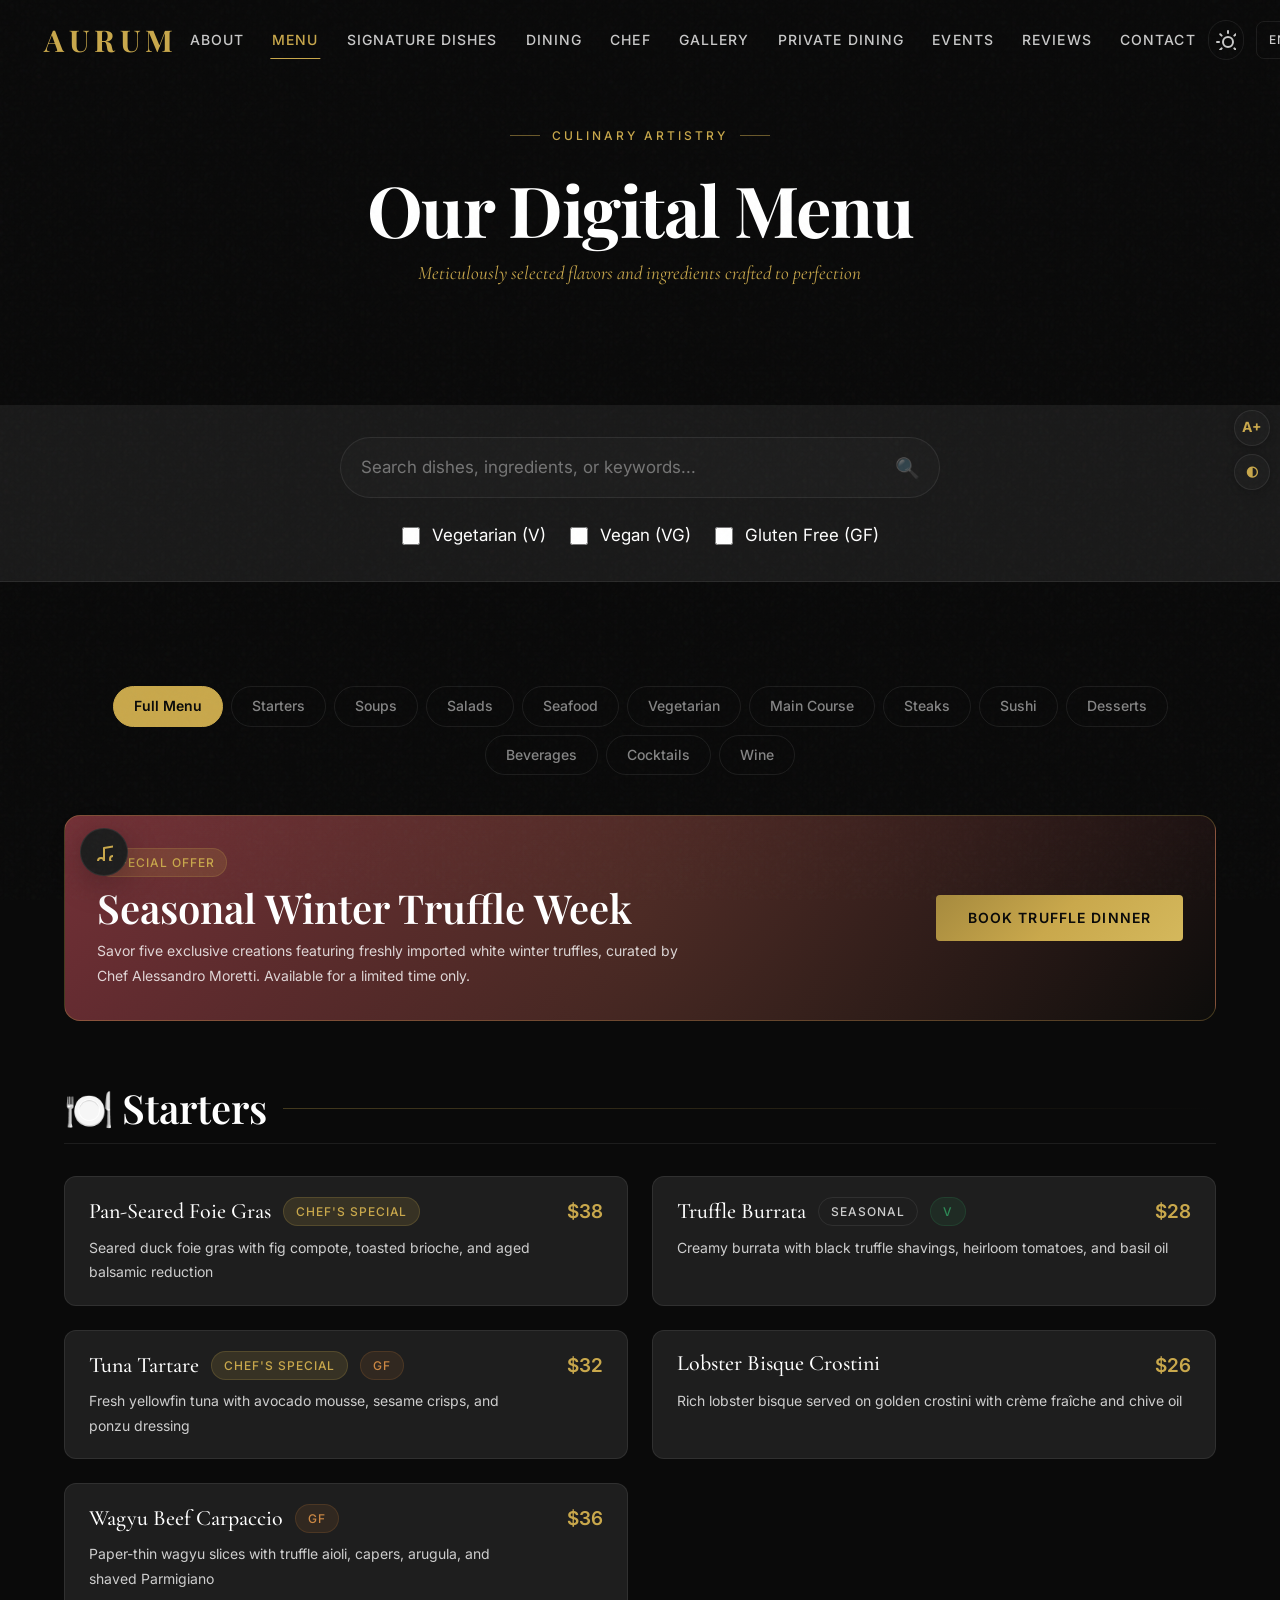
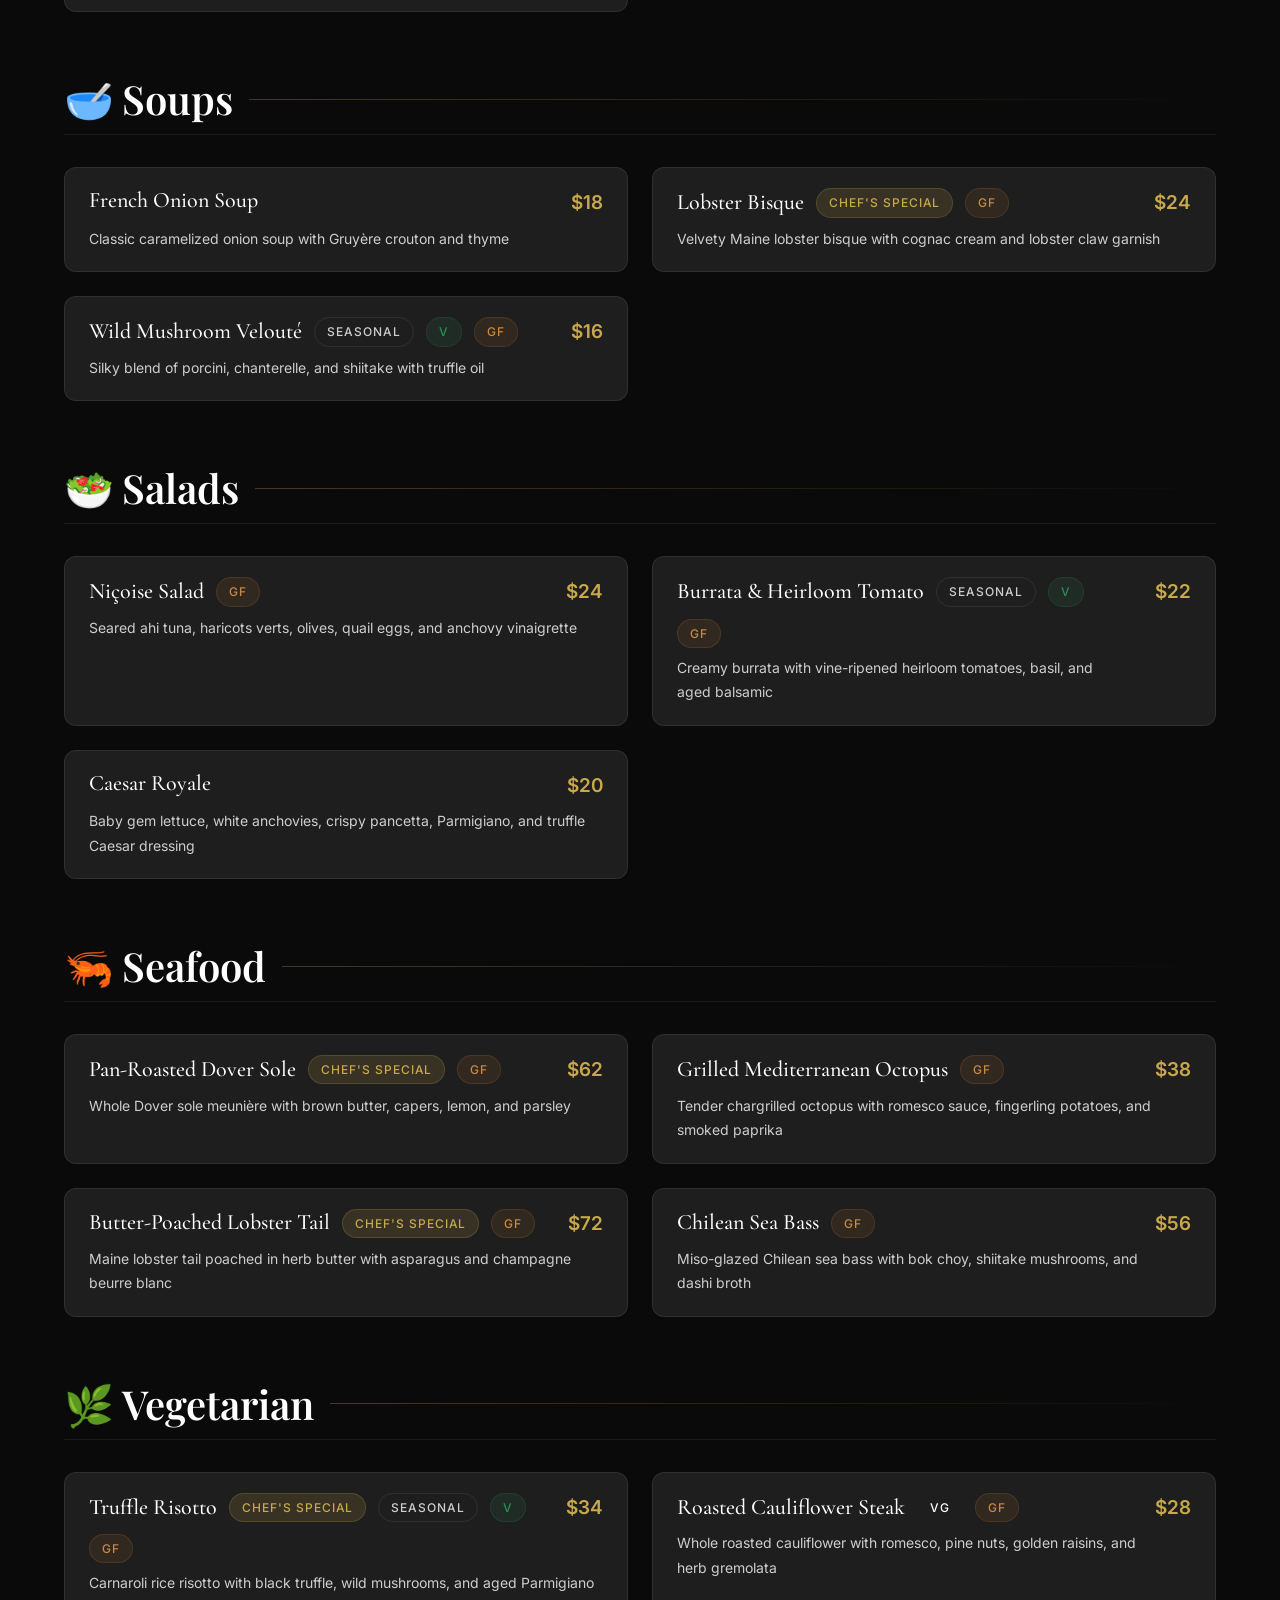
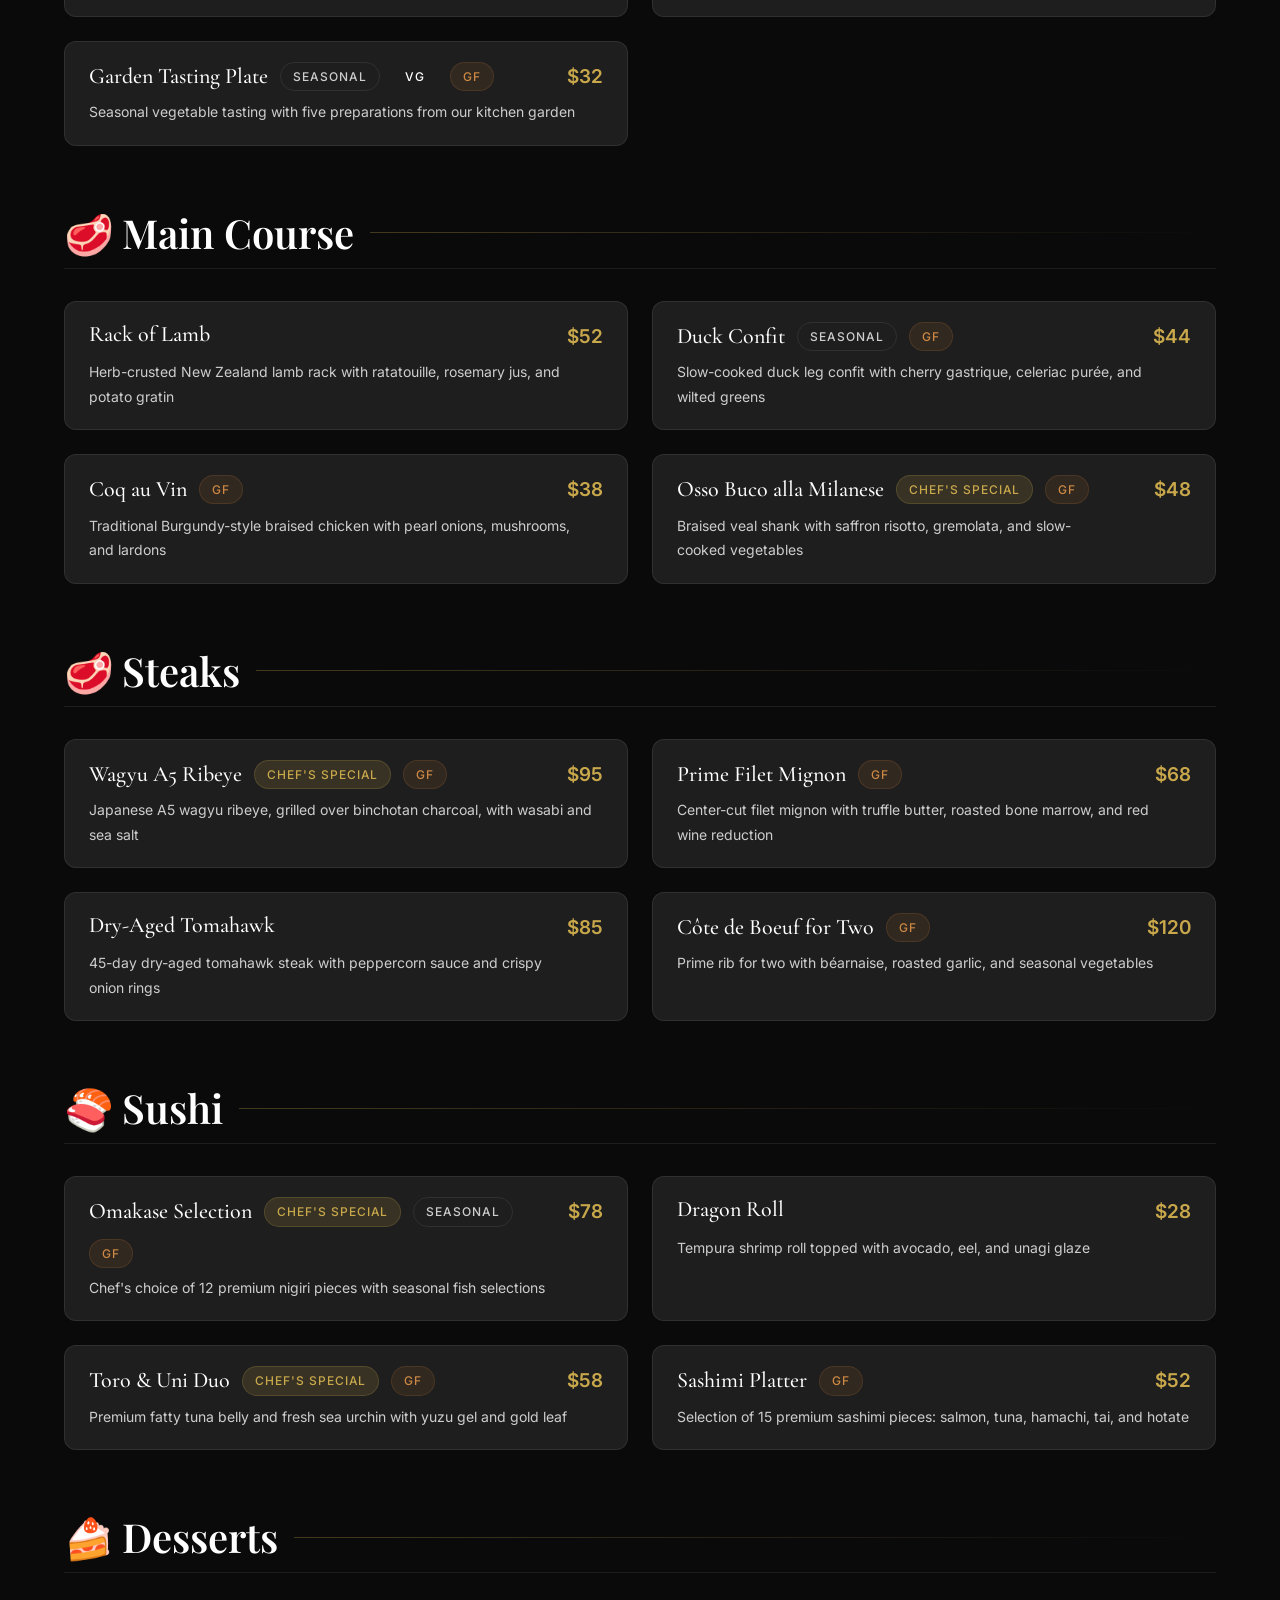
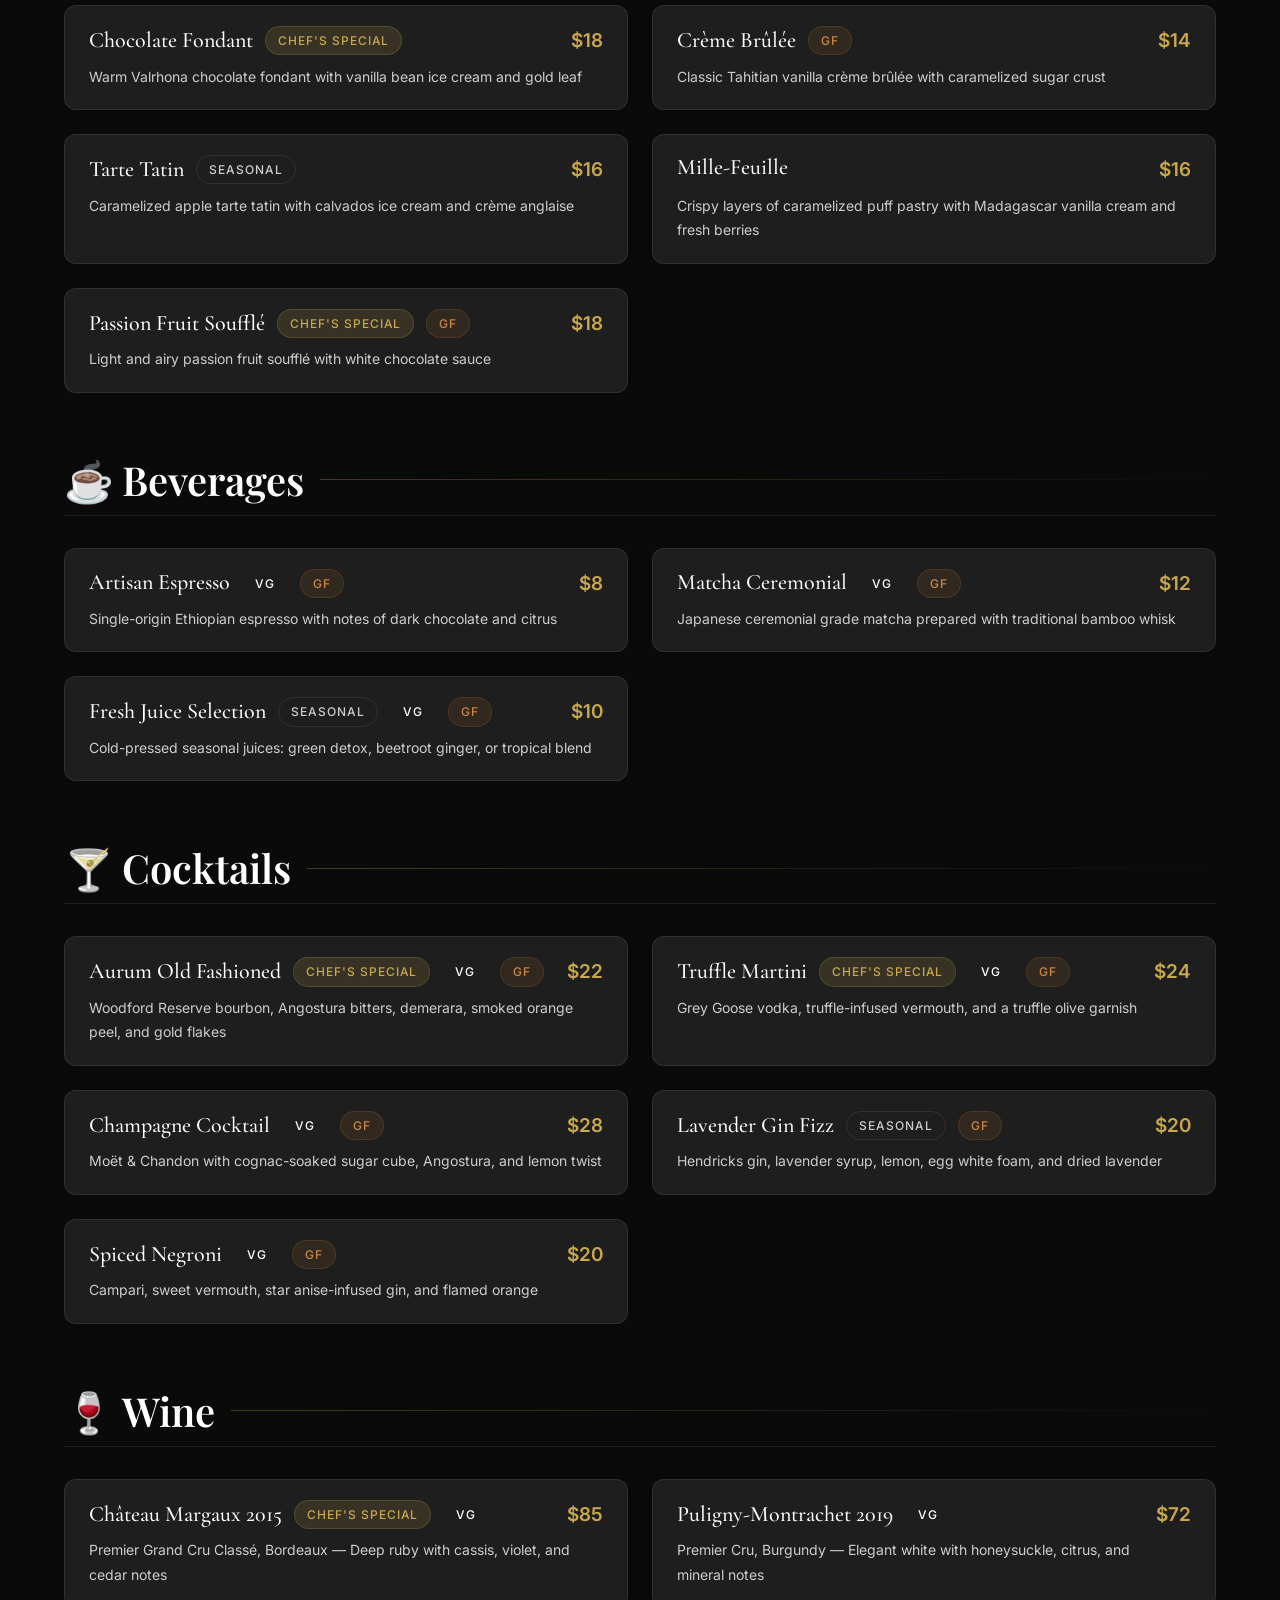
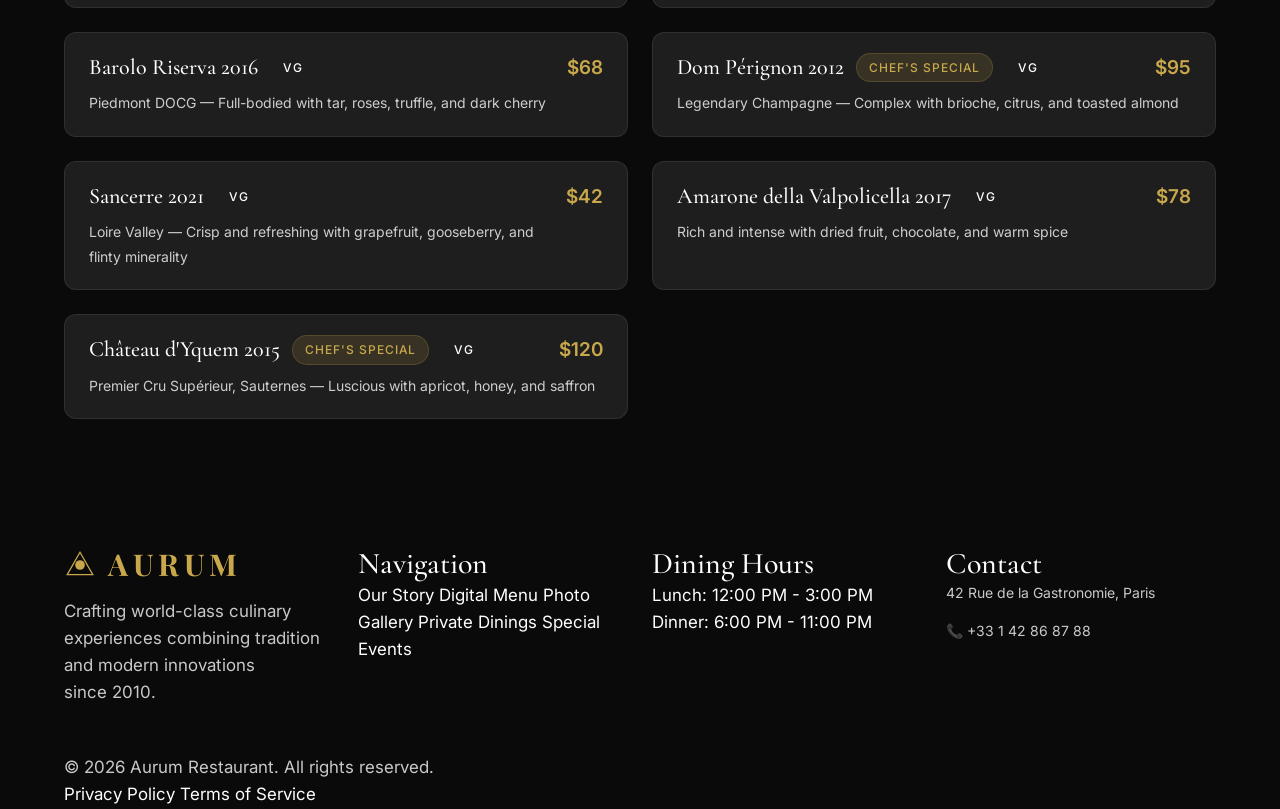
<file: menu.html>
<!DOCTYPE html>
<html lang="en" data-theme="dark">
<head>
  <meta charset="UTF-8">
  <meta name="viewport" content="width=device-width, initial-scale=1.0">
  <title>Our Digital Menu — Aurum Premium Fine Dining</title>
  <meta name="description" content="Explore the full digital menu of Aurum. Browse over 50 gourmet selections, signature starters, steaks, seafood, desserts, fine wines, and custom cocktail mixes.">
  <link rel="canonical" href="https://aurum-restaurant.com/menu.html">

  <!-- Typography Preloads -->
  <link rel="preconnect" href="https://fonts.googleapis.com">
  <link rel="preconnect" href="https://fonts.gstatic.com" crossorigin>

  <!-- Stylesheets -->
  <link rel="stylesheet" href="css/variables.css">
  <link rel="stylesheet" href="css/reset.css">
  <link rel="stylesheet" href="css/base.css">
  <link rel="stylesheet" href="css/layout.css">
  <link rel="stylesheet" href="css/components.css">
  <link rel="stylesheet" href="css/animations.css">
  <link rel="stylesheet" href="css/navigation.css">
  <link rel="stylesheet" href="css/menu-page.css">
</head>
<body>

  <!-- Preloader Screen -->
  <div class="preloader" role="status" aria-label="Loading menu page">
    <div class="preloader-logo">AURUM</div>
    <div class="preloader-line"></div>
  </div>

  <!-- Custom Cursor -->
  <div class="custom-cursor" aria-hidden="true">
    <div class="cursor-dot"></div>
    <div class="cursor-ring"></div>
  </div>

  <!-- Scroll Progress Indicator -->
  <div class="scroll-progress" aria-hidden="true"></div>

  <!-- Grain Overlay Effect -->
  <div class="grain-overlay" aria-hidden="true"></div>

  <!-- Header / Navigation -->
  <header class="nav" role="banner">
    <div class="nav-container">
      <a href="index.html" class="nav-logo" aria-label="Aurum Home">
        <svg class="nav-logo-icon" viewBox="0 0 100 100" fill="currentColor">
          <polygon points="50,10 90,80 10,80" fill="none" stroke="var(--color-gold)" stroke-width="4" />
          <circle cx="50" cy="50" r="15" fill="var(--color-gold)" />
        </svg>
        <span>Aurum</span>
      </a>

      <nav class="nav-links" role="navigation" aria-label="Desktop menu">
        <a href="index.html#about" class="nav-link">About</a>
        <a href="menu.html" class="nav-link active">Menu</a>
        <a href="index.html#signature" class="nav-link">Signature Dishes</a>
        <a href="index.html#experiences" class="nav-link">Dining</a>
        <a href="index.html#chef" class="nav-link">Chef</a>
        <a href="gallery.html" class="nav-link">Gallery</a>
        <a href="private-dining.html" class="nav-link">Private Dining</a>
        <a href="events.html" class="nav-link">Events</a>
        <a href="index.html#reviews" class="nav-link">Reviews</a>
        <a href="index.html#contact" class="nav-link">Contact</a>
      </nav>

      <div class="nav-actions">
        <button class="theme-toggle" aria-label="Toggle light theme" title="Toggle theme">
          <circle cx="12" cy="12" r="5"></circle>
          <line x1="12" y1="1" x2="12" y2="3"></line>
        </button>

        <div class="lang-switch">
          <button class="lang-switch-btn" aria-label="Select language">
            <span class="lang-text">EN</span>
            <svg width="10" height="6" viewBox="0 0 10 6" fill="none" stroke="currentColor">
              <path d="M1 1L5 5L9 1" stroke-width="1.5" stroke-linecap="round"/>
            </svg>
          </button>
          <div class="lang-dropdown">
            <button class="lang-option active" data-lang="EN">English</button>
            <button class="lang-option" data-lang="FR">Français</button>
            <button class="lang-option" data-lang="ES">Español</button>
            <button class="lang-option" data-lang="JP">日本語</button>
          </div>
        </div>

        <a href="reservation.html" class="nav-reserve-btn">Reserve</a>
      </div>

      <button class="nav-hamburger" aria-label="Toggle mobile menu" aria-expanded="false" aria-controls="mobile-menu">
        <div class="hamburger-lines">
          <span class="hamburger-line"></span>
          <span class="hamburger-line"></span>
          <span class="hamburger-line"></span>
        </div>
      </button>
    </div>
  </header>

  <!-- Mobile Menu Overlay -->
  <div class="mobile-menu" id="mobile-menu" aria-hidden="true">
    <nav class="mobile-menu-links">
      <a href="index.html#about" class="mobile-menu-link">About</a>
      <a href="menu.html" class="mobile-menu-link">Menu</a>
      <a href="index.html#signature" class="mobile-menu-link">Signature Dishes</a>
      <a href="index.html#experiences" class="mobile-menu-link">Dining</a>
      <a href="index.html#chef" class="mobile-menu-link">Chef</a>
      <a href="gallery.html" class="mobile-menu-link">Gallery</a>
      <a href="private-dining.html" class="mobile-menu-link">Private Dining</a>
      <a href="events.html" class="mobile-menu-link">Events</a>
      <a href="index.html#reviews" class="mobile-menu-link">Reviews</a>
      <a href="index.html#contact" class="mobile-menu-link">Contact</a>
      <a href="reservation.html" class="mobile-menu-link text-accent">Reserve Table</a>
    </nav>
  </div>

  <main>
    <!-- Short Hero -->
    <section class="menu-hero" aria-label="Menu Introduction">
      <div class="menu-hero-img" style="background: url('https://images.unsplash.com/photo-1544025162-d76694265947?q=80&w=1200') center/cover no-repeat"></div>
      <div class="menu-hero-content">
        <span class="section-label">Culinary Artistry</span>
        <h1 class="menu-hero-title">Our Digital Menu</h1>
        <p class="menu-hero-subtitle">Meticulously selected flavors and ingredients crafted to perfection</p>
      </div>
    </section>

    <!-- Search and Filters Panel -->
    <div class="menu-controls">
      <div class="container">
        <!-- Search -->
        <div class="search-bar-wrapper">
          <input type="text" placeholder="Search dishes, ingredients, or keywords..." class="search-input" aria-label="Search the menu">
          <span class="search-icon">🔍</span>
        </div>

        <!-- Dietary checkboxes -->
        <div class="dietary-filters-row">
          <label class="form-check">
            <input type="checkbox" value="vegetarian">
            <span>Vegetarian (V)</span>
          </label>
          <label class="form-check">
            <input type="checkbox" value="vegan">
            <span>Vegan (VG)</span>
          </label>
          <label class="form-check">
            <input type="checkbox" value="gluten-free">
            <span>Gluten Free (GF)</span>
          </label>
        </div>
      </div>
    </div>

    <!-- Menu Sections List Grid container -->
    <div class="container section-sm" id="main-menu-grid">
      <!-- Category Tabs (Horizontal pills list) -->
      <div class="filter-tabs" data-filter-grid="menu-sections-container">
        <button class="filter-tab active" data-filter="all">Full Menu</button>
        <button class="filter-tab" data-filter="starters">Starters</button>
        <button class="filter-tab" data-filter="soups">Soups</button>
        <button class="filter-tab" data-filter="salads">Salads</button>
        <button class="filter-tab" data-filter="seafood">Seafood</button>
        <button class="filter-tab" data-filter="vegetarian">Vegetarian</button>
        <button class="filter-tab" data-filter="main-course">Main Course</button>
        <button class="filter-tab" data-filter="steaks">Steaks</button>
        <button class="filter-tab" data-filter="sushi">Sushi</button>
        <button class="filter-tab" data-filter="desserts">Desserts</button>
        <button class="filter-tab" data-filter="beverages">Beverages</button>
        <button class="filter-tab" data-filter="cocktails">Cocktails</button>
        <button class="filter-tab" data-filter="wine">Wine</button>
      </div>

      <!-- Seasonal Banner Highlight -->
      <div class="seasonal-banner reveal">
        <div class="seasonal-banner-text">
          <span class="badge badge-gold" style="margin-bottom: var(--space-2)">Special Offer</span>
          <h3 class="seasonal-banner-title">Seasonal Winter Truffle Week</h3>
          <p class="seasonal-banner-desc">Savor five exclusive creations featuring freshly imported white winter truffles, curated by Chef Alessandro Moretti. Available for a limited time only.</p>
        </div>
        <div class="seasonal-banner-btn">
          <a href="reservation.html" class="btn btn-primary">Book Truffle Dinner</a>
        </div>
      </div>

      <!-- Dynamic Menu Sections Container -->
      <div id="menu-sections-container">
        <!-- Rendered dynamically by menu.js -->
      </div>
    </div>
  </header>

  <!-- Footer -->
  <footer class="footer">
    <div class="container">
      <div class="grid grid-4 grid-auto-sm mb-12">
        <div>
          <h3 class="nav-logo mb-4" style="padding:0">
            <svg class="nav-logo-icon" viewBox="0 0 100 100" fill="currentColor">
              <polygon points="50,10 90,80 10,80" fill="none" stroke="var(--color-gold)" stroke-width="4"/>
              <circle cx="50" cy="50" r="15" fill="var(--color-gold)"/>
            </svg>
            <span>Aurum</span>
          </h3>
          <p class="footer-desc">Crafting world-class culinary experiences combining tradition and modern innovations since 2010.</p>
        </div>

        <div>
          <h4 class="footer-col-title">Navigation</h4>
          <nav class="footer-links">
            <a href="index.html#about" class="footer-link">Our Story</a>
            <a href="menu.html" class="footer-link">Digital Menu</a>
            <a href="gallery.html" class="footer-link">Photo Gallery</a>
            <a href="private-dining.html" class="footer-link">Private Dinings</a>
            <a href="events.html" class="footer-link">Special Events</a>
          </nav>
        </div>

        <div>
          <h4 class="footer-col-title">Dining Hours</h4>
          <div class="footer-hours-list">
            <div class="footer-hours-row">
              <span class="footer-hours-day">Lunch:</span>
              <span class="footer-hours-time">12:00 PM - 3:00 PM</span>
            </div>
            <div class="footer-hours-row">
              <span class="footer-hours-day">Dinner:</span>
              <span class="footer-hours-time">6:00 PM - 11:00 PM</span>
            </div>
          </div>
        </div>

        <div>
          <h4 class="footer-col-title">Contact</h4>
          <p class="text-sm mb-4">42 Rue de la Gastronomie, Paris</p>
          <p class="text-sm">📞 +33 1 42 86 87 88</p>
        </div>
      </div>

      <div class="footer-bottom">
        <p class="footer-copy">&copy; 2026 Aurum Restaurant. All rights reserved.</p>
        <div class="footer-legal-links">
          <a href="#" class="footer-legal-link">Privacy Policy</a>
          <a href="#" class="footer-legal-link">Terms of Service</a>
        </div>
      </div>
    </div>
  </footer>

  <!-- Floating CTAs -->
  <button class="back-to-top" aria-label="Scroll back to top">
    <svg width="24" height="24" viewBox="0 0 24 24" fill="none" stroke="currentColor" stroke-width="2" stroke-linecap="round" stroke-linejoin="round">
      <polyline points="18 15 12 9 6 15"></polyline>
    </svg>
  </button>

  <!-- JavaScript Scripts -->
  <script src="data/menu-data.js"></script>
  <script src="js/utils.js"></script>
  <script src="js/navigation.js"></script>
  <script src="js/animations.js"></script>
  <script src="js/cursor.js"></script>
  <script src="js/menu.js"></script>
  <script src="js/app.js"></script>
</body>
</html>
</file>
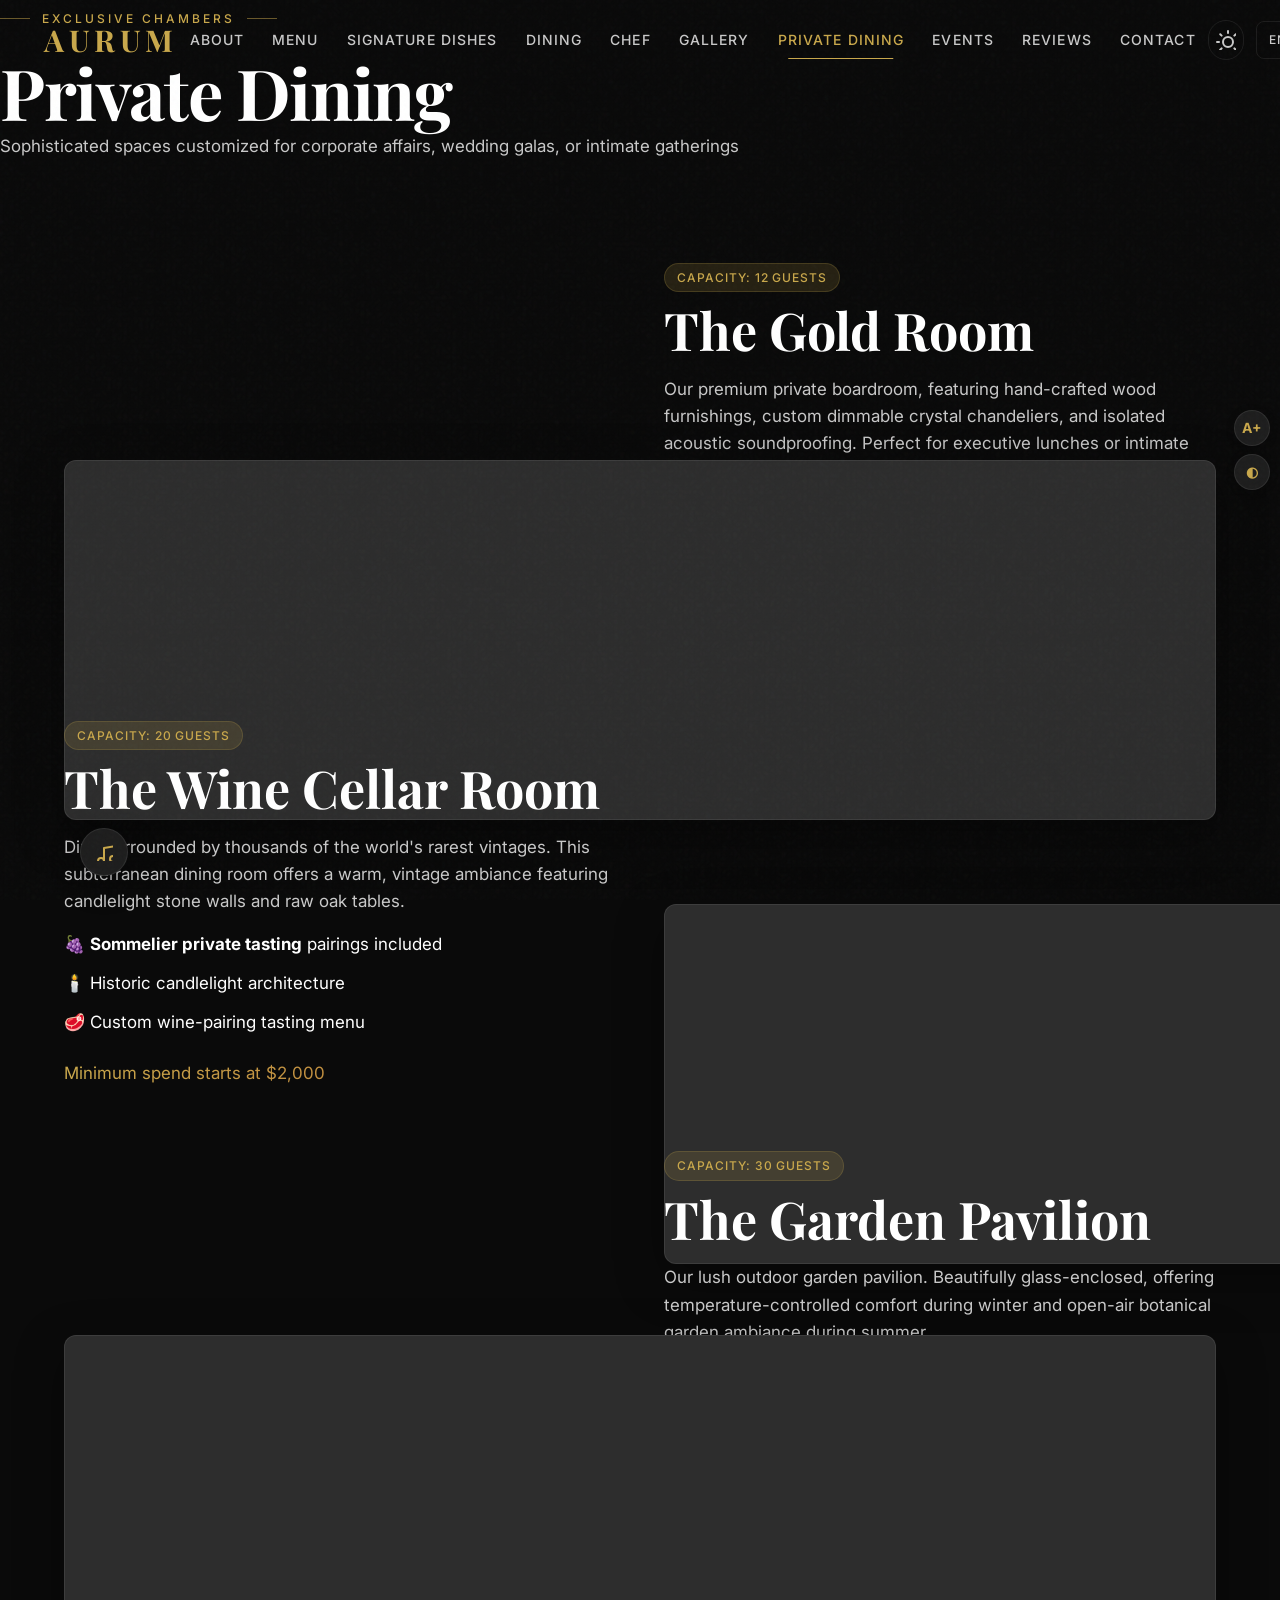
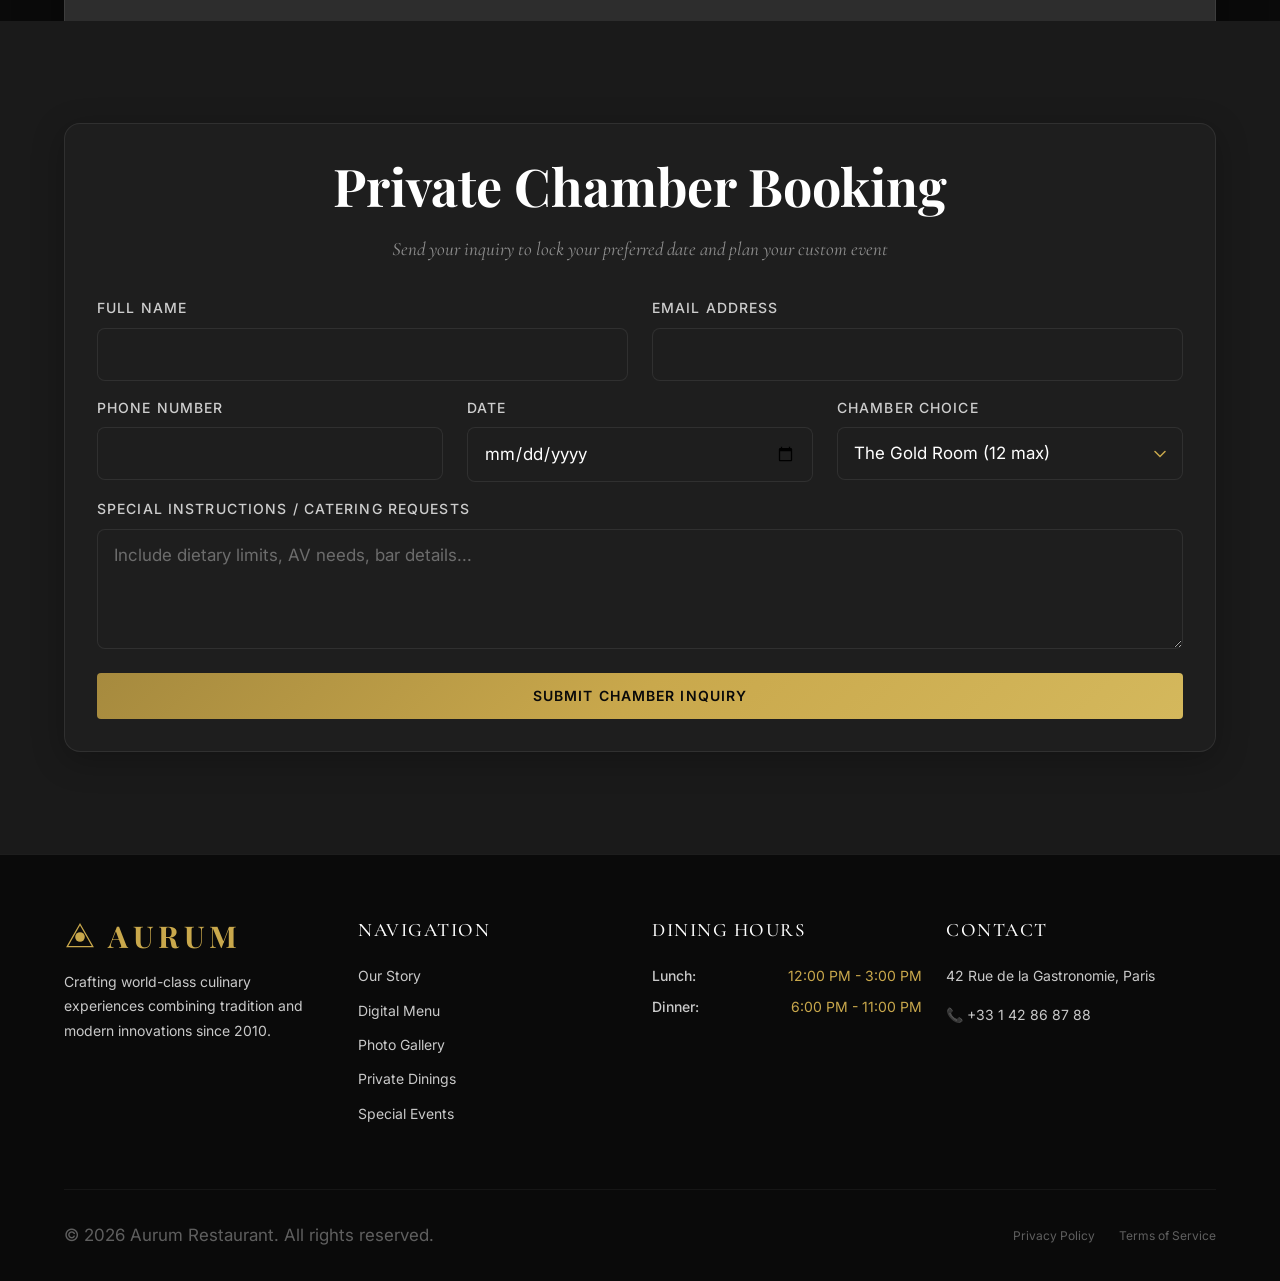
<file: private-dining.html>
<!DOCTYPE html>
<html lang="en" data-theme="dark">
<head>
  <meta charset="UTF-8">
  <meta name="viewport" content="width=device-width, initial-scale=1.0">
  <title>Private Dining & Lounges — Aurum Restaurant</title>
  <meta name="description" content="Explore private dining halls and luxury cellars at Aurum. Book the Gold Room, Wine Cellar room, Garden Pavilion, or Rooftop Terrace for private corporate celebrations.">
  <link rel="canonical" href="https://aurum-restaurant.com/private-dining.html">

  <!-- Typography Preloads -->
  <link rel="preconnect" href="https://fonts.googleapis.com">
  <link rel="preconnect" href="https://fonts.gstatic.com" crossorigin>

  <!-- Stylesheets -->
  <link rel="stylesheet" href="css/variables.css">
  <link rel="stylesheet" href="css/reset.css">
  <link rel="stylesheet" href="css/base.css">
  <link rel="stylesheet" href="css/layout.css">
  <link rel="stylesheet" href="css/components.css">
  <link rel="stylesheet" href="css/animations.css">
  <link rel="stylesheet" href="css/navigation.css">
  <link rel="stylesheet" href="css/hero.css">
  <link rel="stylesheet" href="css/sections.css">
</head>
<body>

  <!-- Preloader Screen -->
  <div class="preloader" role="status" aria-label="Loading private dining page">
    <div class="preloader-logo">AURUM</div>
    <div class="preloader-line"></div>
  </div>

  <!-- Custom Cursor -->
  <div class="custom-cursor" aria-hidden="true">
    <div class="cursor-dot"></div>
    <div class="cursor-ring"></div>
  </div>

  <!-- Scroll Progress Indicator -->
  <div class="scroll-progress" aria-hidden="true"></div>

  <!-- Grain Overlay Effect -->
  <div class="grain-overlay" aria-hidden="true"></div>

  <!-- Header / Navigation -->
  <header class="nav" role="banner">
    <div class="nav-container">
      <a href="index.html" class="nav-logo" aria-label="Aurum Home">
        <svg class="nav-logo-icon" viewBox="0 0 100 100" fill="currentColor">
          <polygon points="50,10 90,80 10,80" fill="none" stroke="var(--color-gold)" stroke-width="4" />
          <circle cx="50" cy="50" r="15" fill="var(--color-gold)" />
        </svg>
        <span>Aurum</span>
      </a>

      <nav class="nav-links" role="navigation" aria-label="Desktop menu">
        <a href="index.html#about" class="nav-link">About</a>
        <a href="menu.html" class="nav-link">Menu</a>
        <a href="index.html#signature" class="nav-link">Signature Dishes</a>
        <a href="index.html#experiences" class="nav-link">Dining</a>
        <a href="index.html#chef" class="nav-link">Chef</a>
        <a href="gallery.html" class="nav-link">Gallery</a>
        <a href="private-dining.html" class="nav-link active">Private Dining</a>
        <a href="events.html" class="nav-link">Events</a>
        <a href="index.html#reviews" class="nav-link">Reviews</a>
        <a href="index.html#contact" class="nav-link">Contact</a>
      </nav>

      <div class="nav-actions">
        <button class="theme-toggle" aria-label="Toggle light theme" title="Toggle theme">
          <circle cx="12" cy="12" r="5"></circle>
          <line x1="12" y1="1" x2="12" y2="3"></line>
        </button>

        <div class="lang-switch">
          <button class="lang-switch-btn" aria-label="Select language">
            <span class="lang-text">EN</span>
            <svg width="10" height="6" viewBox="0 0 10 6" fill="none" stroke="currentColor">
              <path d="M1 1L5 5L9 1" stroke-width="1.5" stroke-linecap="round"/>
            </svg>
          </button>
          <div class="lang-dropdown">
            <button class="lang-option active" data-lang="EN">English</button>
            <button class="lang-option" data-lang="FR">Français</button>
            <button class="lang-option" data-lang="ES">Español</button>
            <button class="lang-option" data-lang="JP">日本語</button>
          </div>
        </div>

        <a href="reservation.html" class="nav-reserve-btn">Reserve</a>
      </div>

      <button class="nav-hamburger" aria-label="Toggle mobile menu" aria-expanded="false" aria-controls="mobile-menu">
        <div class="hamburger-lines">
          <span class="hamburger-line"></span>
          <span class="hamburger-line"></span>
          <span class="hamburger-line"></span>
        </div>
      </button>
    </div>
  </header>

  <!-- Mobile Menu Overlay -->
  <div class="mobile-menu" id="mobile-menu" aria-hidden="true">
    <nav class="mobile-menu-links">
      <a href="index.html#about" class="mobile-menu-link">About</a>
      <a href="menu.html" class="mobile-menu-link">Menu</a>
      <a href="index.html#signature" class="mobile-menu-link">Signature Dishes</a>
      <a href="index.html#experiences" class="mobile-menu-link">Dining</a>
      <a href="index.html#chef" class="mobile-menu-link">Chef</a>
      <a href="gallery.html" class="mobile-menu-link">Gallery</a>
      <a href="private-dining.html" class="mobile-menu-link">Private Dining</a>
      <a href="events.html" class="mobile-menu-link">Events</a>
      <a href="index.html#reviews" class="mobile-menu-link">Reviews</a>
      <a href="index.html#contact" class="mobile-menu-link">Contact</a>
      <a href="reservation.html" class="mobile-menu-link text-accent">Reserve Table</a>
    </nav>
  </div>

  <main>
    <!-- Short Hero -->
    <section class="menu-hero" aria-label="Private Dining Introduction">
      <div class="menu-hero-img" style="background: url('https://images.unsplash.com/photo-1560624052-449f5ddf0c31?q=80&w=1200') center/cover no-repeat"></div>
      <div class="menu-hero-content">
        <span class="section-label">Exclusive Chambers</span>
        <h1 class="menu-hero-title">Private Dining</h1>
        <p class="menu-hero-subtitle">Sophisticated spaces customized for corporate affairs, wedding galas, or intimate gatherings</p>
      </div>
    </section>

    <!-- Room Showcases -->
    <section class="section">
      <div class="container">
        
        <!-- Room 1 -->
        <div class="split-layout mb-16 reveal">
          <div>
            <div class="about-img-box w-full h-full relative" style="height:360px">
              <div class="h-full" style="background: url('https://images.unsplash.com/photo-1543007630-9710e4a00a20?q=80&w=800') center/cover no-repeat"></div>
            </div>
          </div>
          <div>
            <span class="badge badge-gold mb-2">Capacity: 12 Guests</span>
            <h2 class="section-title">The Gold Room</h2>
            <p class="mb-4">Our premium private boardroom, featuring hand-crafted wood furnishings, custom dimmable crystal chandeliers, and isolated acoustic soundproofing. Perfect for executive lunches or intimate family celebrations.</p>
            <ul class="footer-links mb-6">
              <li>💎 <strong>Dedicated server</strong> for complete attendance</li>
              <li>🖥️ <strong>Hidden smart TV</strong> for presentations</li>
              <li>🍷 Bespoke tasting menu selections</li>
            </ul>
            <p class="text-gold">Minimum spend starts at $1,200</p>
          </div>
        </div>

        <!-- Room 2 -->
        <div class="split-layout-reverse mb-16 reveal">
          <div>
            <div class="about-img-box w-full h-full relative" style="height:360px">
              <div class="h-full" style="background: url('https://images.unsplash.com/photo-1560624052-449f5ddf0c31?q=80&w=800') center/cover no-repeat"></div>
            </div>
          </div>
          <div>
            <span class="badge badge-gold mb-2">Capacity: 20 Guests</span>
            <h2 class="section-title">The Wine Cellar Room</h2>
            <p class="mb-4">Dine surrounded by thousands of the world's rarest vintages. This subterranean dining room offers a warm, vintage ambiance featuring candlelight stone walls and raw oak tables.</p>
            <ul class="footer-links mb-6">
              <li>🍇 <strong>Sommelier private tasting</strong> pairings included</li>
              <li>🕯️ Historic candlelight architecture</li>
              <li>🥩 Custom wine-pairing tasting menu</li>
            </ul>
            <p class="text-gold">Minimum spend starts at $2,000</p>
          </div>
        </div>

        <!-- Room 3 -->
        <div class="split-layout reveal">
          <div>
            <div class="about-img-box w-full h-full relative" style="height:360px">
              <div class="h-full" style="background: url('https://images.unsplash.com/photo-1504627033174-8dba7b578c77?q=80&w=800') center/cover no-repeat"></div>
            </div>
          </div>
          <div>
            <span class="badge badge-gold mb-2">Capacity: 30 Guests</span>
            <h2 class="section-title">The Garden Pavilion</h2>
            <p class="mb-4">Our lush outdoor garden pavilion. Beautifully glass-enclosed, offering temperature-controlled comfort during winter and open-air botanical garden ambiance during summer.</p>
            <ul class="footer-links mb-6">
              <li>🌿 Natural garden surroundings with ambient lights</li>
              <li>🎻 Space for live music performance</li>
              <li>🍸 Private cocktail bar integration</li>
            </ul>
            <p class="text-gold">Minimum spend starts at $2,500</p>
          </div>
        </div>

      </div>
    </section>

    <!-- Custom Menu Inquiry -->
    <section class="section" style="background: var(--bg-secondary)">
      <div class="container max-width-md">
        <div class="contact-form-container reveal">
          <div class="text-center mb-8">
            <h2 class="section-title">Private Chamber Booking</h2>
            <p class="section-subtitle">Send your inquiry to lock your preferred date and plan your custom event</p>
          </div>
          <form class="contact-form">
            <div class="grid grid-2 mb-4">
              <div class="form-group">
                <label class="form-label" for="priv-name">Full Name</label>
                <input type="text" id="priv-name" class="form-input" required>
              </div>
              <div class="form-group">
                <label class="form-label" for="priv-email">Email Address</label>
                <input type="email" id="priv-email" class="form-input" required>
              </div>
            </div>
            <div class="grid grid-3 mb-4">
              <div class="form-group">
                <label class="form-label" for="priv-phone">Phone Number</label>
                <input type="tel" id="priv-phone" class="form-input" required>
              </div>
              <div class="form-group">
                <label class="form-label" for="priv-date">Date</label>
                <input type="date" id="priv-date" class="form-input" required>
              </div>
              <div class="form-group">
                <label class="form-label" for="priv-room">Chamber Choice</label>
                <select id="priv-room" class="form-select">
                  <option value="gold">The Gold Room (12 max)</option>
                  <option value="cellar">The Wine Cellar (20 max)</option>
                  <option value="garden">The Garden Pavilion (30 max)</option>
                </select>
              </div>
            </div>
            <div class="form-group mb-6">
              <label class="form-label" for="priv-message">Special Instructions / Catering Requests</label>
              <textarea id="priv-message" class="form-textarea" placeholder="Include dietary limits, AV needs, bar details..." required></textarea>
            </div>
            <button type="submit" class="btn btn-primary btn-full">Submit Chamber Inquiry</button>
          </form>
        </div>
      </div>
    </section>
  </main>

  <!-- Footer -->
  <footer class="footer">
    <div class="container">
      <div class="grid grid-4 grid-auto-sm mb-12">
        <div>
          <h3 class="nav-logo mb-4" style="padding:0">
            <svg class="nav-logo-icon" viewBox="0 0 100 100" fill="currentColor">
              <polygon points="50,10 90,80 10,80" fill="none" stroke="var(--color-gold)" stroke-width="4"/>
              <circle cx="50" cy="50" r="15" fill="var(--color-gold)"/>
            </svg>
            <span>Aurum</span>
          </h3>
          <p class="footer-desc">Crafting world-class culinary experiences combining tradition and modern innovations since 2010.</p>
        </div>

        <div>
          <h4 class="footer-col-title">Navigation</h4>
          <nav class="footer-links">
            <a href="index.html#about" class="footer-link">Our Story</a>
            <a href="menu.html" class="footer-link">Digital Menu</a>
            <a href="gallery.html" class="footer-link">Photo Gallery</a>
            <a href="private-dining.html" class="footer-link">Private Dinings</a>
            <a href="events.html" class="footer-link">Special Events</a>
          </nav>
        </div>

        <div>
          <h4 class="footer-col-title">Dining Hours</h4>
          <div class="footer-hours-list">
            <div class="footer-hours-row">
              <span class="footer-hours-day">Lunch:</span>
              <span class="footer-hours-time">12:00 PM - 3:00 PM</span>
            </div>
            <div class="footer-hours-row">
              <span class="footer-hours-day">Dinner:</span>
              <span class="footer-hours-time">6:00 PM - 11:00 PM</span>
            </div>
          </div>
        </div>

        <div>
          <h4 class="footer-col-title">Contact</h4>
          <p class="text-sm mb-4">42 Rue de la Gastronomie, Paris</p>
          <p class="text-sm">📞 +33 1 42 86 87 88</p>
        </div>
      </div>

      <div class="footer-bottom">
        <p class="footer-copy">&copy; 2026 Aurum Restaurant. All rights reserved.</p>
        <div class="footer-legal-links">
          <a href="#" class="footer-legal-link">Privacy Policy</a>
          <a href="#" class="footer-legal-link">Terms of Service</a>
        </div>
      </div>
    </div>
  </footer>

  <!-- Floating CTAs -->
  <button class="back-to-top" aria-label="Scroll back to top">
    <svg width="24" height="24" viewBox="0 0 24 24" fill="none" stroke="currentColor" stroke-width="2" stroke-linecap="round" stroke-linejoin="round">
      <polyline points="18 15 12 9 6 15"></polyline>
    </svg>
  </button>

  <!-- JavaScript Scripts -->
  <script src="js/utils.js"></script>
  <script src="js/navigation.js"></script>
  <script src="js/animations.js"></script>
  <script src="js/cursor.js"></script>
  <script src="js/app.js"></script>
  <script>
    document.addEventListener('DOMContentLoaded', () => {
      // Private dining inquiry form toast trigger
      const form = document.querySelector('.contact-form');
      if (form) {
        form.addEventListener('submit', (e) => {
          e.preventDefault();
          showToast('success', 'Chamber Inquiry Sent', 'Your private dining chamber inquiry was sent. A manager will contact you shortly.', 4000);
          form.reset();
        });
      }
    });
  </script>
</body>
</html>
</file>
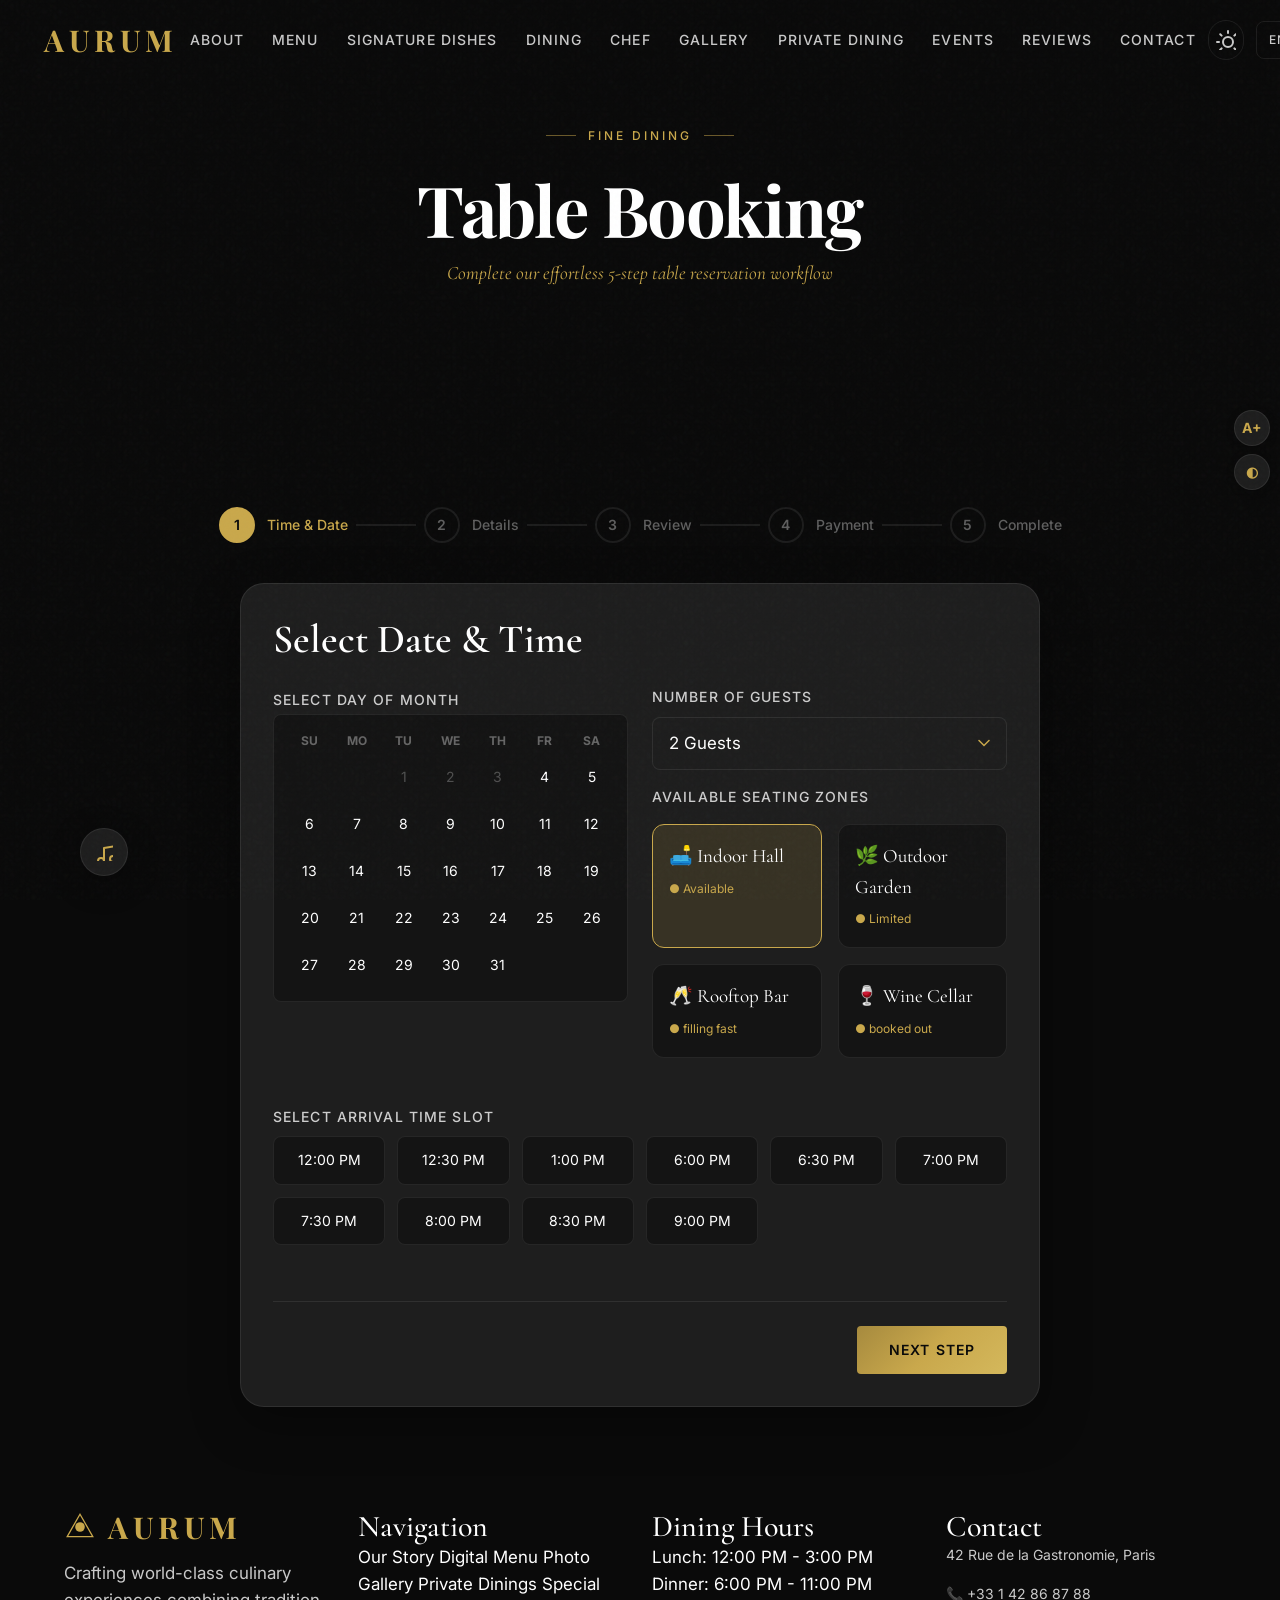
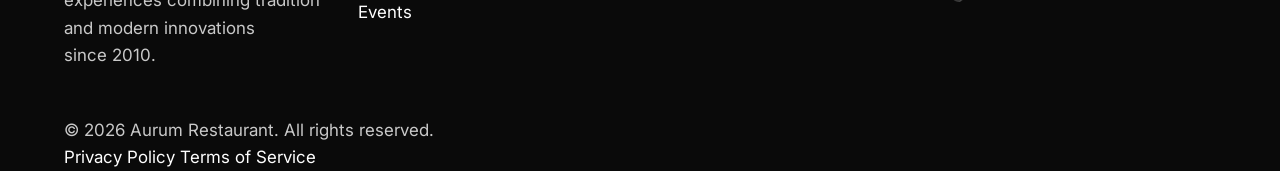
<file: reservation.html>
<!DOCTYPE html>
<html lang="en" data-theme="dark">
<head>
  <meta charset="UTF-8">
  <meta name="viewport" content="width=device-width, initial-scale=1.0">
  <title>Reserve a Table — Aurum Premium Fine Dining</title>
  <meta name="description" content="Book your fine dining table at Aurum. Complete our effortless 5-step table reservation workflow online. Choose dates, seating preference, and special occasions.">
  <link rel="canonical" href="https://aurum-restaurant.com/reservation.html">

  <!-- Typography Preloads -->
  <link rel="preconnect" href="https://fonts.googleapis.com">
  <link rel="preconnect" href="https://fonts.gstatic.com" crossorigin>

  <!-- Stylesheets -->
  <link rel="stylesheet" href="css/variables.css">
  <link rel="stylesheet" href="css/reset.css">
  <link rel="stylesheet" href="css/base.css">
  <link rel="stylesheet" href="css/layout.css">
  <link rel="stylesheet" href="css/components.css">
  <link rel="stylesheet" href="css/animations.css">
  <link rel="stylesheet" href="css/navigation.css">
  <link rel="stylesheet" href="css/menu-page.css">
  <link rel="stylesheet" href="css/reservation.css">
</head>
<body>

  <!-- Preloader Screen -->
  <div class="preloader" role="status" aria-label="Loading reservation page">
    <div class="preloader-logo">AURUM</div>
    <div class="preloader-line"></div>
  </div>

  <!-- Custom Cursor -->
  <div class="custom-cursor" aria-hidden="true">
    <div class="cursor-dot"></div>
    <div class="cursor-ring"></div>
  </div>

  <!-- Scroll Progress Indicator -->
  <div class="scroll-progress" aria-hidden="true"></div>

  <!-- Grain Overlay Effect -->
  <div class="grain-overlay" aria-hidden="true"></div>

  <!-- Header / Navigation -->
  <header class="nav" role="banner">
    <div class="nav-container">
      <a href="index.html" class="nav-logo" aria-label="Aurum Home">
        <svg class="nav-logo-icon" viewBox="0 0 100 100" fill="currentColor">
          <polygon points="50,10 90,80 10,80" fill="none" stroke="var(--color-gold)" stroke-width="4" />
          <circle cx="50" cy="50" r="15" fill="var(--color-gold)" />
        </svg>
        <span>Aurum</span>
      </a>

      <nav class="nav-links" role="navigation" aria-label="Desktop menu">
        <a href="index.html#about" class="nav-link">About</a>
        <a href="menu.html" class="nav-link">Menu</a>
        <a href="index.html#signature" class="nav-link">Signature Dishes</a>
        <a href="index.html#experiences" class="nav-link">Dining</a>
        <a href="index.html#chef" class="nav-link">Chef</a>
        <a href="gallery.html" class="nav-link">Gallery</a>
        <a href="private-dining.html" class="nav-link">Private Dining</a>
        <a href="events.html" class="nav-link">Events</a>
        <a href="index.html#reviews" class="nav-link">Reviews</a>
        <a href="index.html#contact" class="nav-link">Contact</a>
      </nav>

      <div class="nav-actions">
        <button class="theme-toggle" aria-label="Toggle light theme" title="Toggle theme">
          <circle cx="12" cy="12" r="5"></circle>
          <line x1="12" y1="1" x2="12" y2="3"></line>
        </button>

        <div class="lang-switch">
          <button class="lang-switch-btn" aria-label="Select language">
            <span class="lang-text">EN</span>
            <svg width="10" height="6" viewBox="0 0 10 6" fill="none" stroke="currentColor">
              <path d="M1 1L5 5L9 1" stroke-width="1.5" stroke-linecap="round"/>
            </svg>
          </button>
          <div class="lang-dropdown">
            <button class="lang-option active" data-lang="EN">English</button>
            <button class="lang-option" data-lang="FR">Français</button>
            <button class="lang-option" data-lang="ES">Español</button>
            <button class="lang-option" data-lang="JP">日本語</button>
          </div>
        </div>

        <a href="reservation.html" class="nav-reserve-btn">Reserve</a>
      </div>

      <button class="nav-hamburger" aria-label="Toggle mobile menu" aria-expanded="false" aria-controls="mobile-menu">
        <div class="hamburger-lines">
          <span class="hamburger-line"></span>
          <span class="hamburger-line"></span>
          <span class="hamburger-line"></span>
        </div>
      </button>
    </div>
  </header>

  <!-- Mobile Menu Overlay -->
  <div class="mobile-menu" id="mobile-menu" aria-hidden="true">
    <nav class="mobile-menu-links">
      <a href="index.html#about" class="mobile-menu-link">About</a>
      <a href="menu.html" class="mobile-menu-link">Menu</a>
      <a href="index.html#signature" class="mobile-menu-link">Signature Dishes</a>
      <a href="index.html#experiences" class="mobile-menu-link">Dining</a>
      <a href="index.html#chef" class="mobile-menu-link">Chef</a>
      <a href="gallery.html" class="mobile-menu-link">Gallery</a>
      <a href="private-dining.html" class="mobile-menu-link">Private Dining</a>
      <a href="events.html" class="mobile-menu-link">Events</a>
      <a href="index.html#reviews" class="mobile-menu-link">Reviews</a>
      <a href="index.html#contact" class="mobile-menu-link">Contact</a>
      <a href="reservation.html" class="mobile-menu-link text-accent">Reserve Table</a>
    </nav>
  </div>

  <main>
    <!-- Short Hero -->
    <section class="menu-hero" aria-label="Reservation Introduction">
      <div class="menu-hero-img" style="background: url('https://images.unsplash.com/photo-1543007630-9710e4a00a20?q=80&w=1200') center/cover no-repeat"></div>
      <div class="menu-hero-content">
        <span class="section-label">Fine Dining</span>
        <h1 class="menu-hero-title">Table Booking</h1>
        <p class="menu-hero-subtitle">Complete our effortless 5-step table reservation workflow</p>
      </div>
    </section>

    <!-- Reservation Flow Multi-step Card wrapper -->
    <section class="section">
      <div class="container">
        
        <!-- Step Indicators -->
        <div class="steps reveal">
          <div class="step active">
            <div class="step-number">1</div>
            <div class="step-label">Time & Date</div>
          </div>
          <div class="step-line"></div>
          <div class="step">
            <div class="step-number">2</div>
            <div class="step-label">Details</div>
          </div>
          <div class="step-line"></div>
          <div class="step">
            <div class="step-number">3</div>
            <div class="step-label">Review</div>
          </div>
          <div class="step-line"></div>
          <div class="step">
            <div class="step-number">4</div>
            <div class="step-label">Payment</div>
          </div>
          <div class="step-line"></div>
          <div class="step">
            <div class="step-number">5</div>
            <div class="step-label">Complete</div>
          </div>
        </div>

        <!-- Main Form Box -->
        <div class="reservation-flow-box reveal">
          
          <!-- STEP 1 PANEL -->
          <div class="reservation-step-panel active">
            <h3 class="widget-title mb-6">Select Date & Time</h3>
            
            <div class="grid grid-2 mb-6">
              <!-- Calendar picker -->
              <div>
                <label class="form-label mb-2">Select Day of Month</label>
                <div class="booking-calendar-grid">
                  <!-- Generated by JS -->
                </div>
              </div>
              
              <!-- Details fields -->
              <div>
                <div class="form-group mb-4">
                  <label class="form-label" for="reserve-guests">Number of Guests</label>
                  <select id="reserve-guests" class="form-select">
                    <option value="1">1 Guest</option>
                    <option value="2" selected>2 Guests</option>
                    <option value="3">3 Guests</option>
                    <option value="4">4 Guests</option>
                    <option value="6">6 Guests</option>
                    <option value="8">8 Guests</option>
                    <option value="10">10 Guests</option>
                  </select>
                </div>
                
                <div class="form-group">
                  <label class="form-label">Available Seating Zones</label>
                  <div class="seating-zones-grid mt-2">
                    <div class="seating-zone-card active" data-zone="Indoor">
                      <div class="zone-title">🛋️ Indoor Hall</div>
                      <span class="zone-avail-indicator text-accent">● Available</span>
                    </div>
                    <div class="seating-zone-card" data-zone="Outdoor">
                      <div class="zone-title">🌿 Outdoor Garden</div>
                      <span class="zone-avail-indicator text-accent">● Limited</span>
                    </div>
                    <div class="seating-zone-card" data-zone="Rooftop">
                      <div class="zone-title">🥂 Rooftop Bar</div>
                      <span class="zone-avail-indicator text-accent">● filling fast</span>
                    </div>
                    <div class="seating-zone-card" data-zone="Private">
                      <div class="zone-title">🍷 Wine Cellar</div>
                      <span class="zone-avail-indicator text-accent">● booked out</span>
                    </div>
                  </div>
                </div>
              </div>
            </div>

            <!-- Time Slots -->
            <div class="form-group">
              <label class="form-label mb-3">Select Arrival Time Slot</label>
              <div class="booking-time-grid">
                <button class="time-slot-btn" data-time="12:00">12:00 PM</button>
                <button class="time-slot-btn" data-time="12:30">12:30 PM</button>
                <button class="time-slot-btn" data-time="13:00">1:00 PM</button>
                <button class="time-slot-btn" data-time="18:00">6:00 PM</button>
                <button class="time-slot-btn" data-time="18:30">6:30 PM</button>
                <button class="time-slot-btn" data-time="19:00">7:00 PM</button>
                <button class="time-slot-btn" data-time="19:30">7:30 PM</button>
                <button class="time-slot-btn" data-time="20:00">8:00 PM</button>
                <button class="time-slot-btn" data-time="20:30">8:30 PM</button>
                <button class="time-slot-btn" data-time="21:00">9:00 PM</button>
              </div>
            </div>
          </div>

          <!-- STEP 2 PANEL -->
          <div class="reservation-step-panel">
            <h3 class="widget-title mb-6">Guest Personal Details</h3>
            
            <div class="grid grid-2 mb-4">
              <div class="form-group">
                <label class="form-label" for="reserve-name">Full Name</label>
                <input type="text" id="reserve-name" class="form-input" placeholder="e.g. Isabella Fontaine" required>
              </div>
              <div class="form-group">
                <label class="form-label" for="reserve-email">Email Address</label>
                <input type="email" id="reserve-email" class="form-input" placeholder="e.g. isabella.f@mail.com" required>
              </div>
            </div>
            
            <div class="grid grid-2 mb-4">
              <div class="form-group">
                <label class="form-label" for="reserve-phone">Phone Number</label>
                <input type="tel" id="reserve-phone" class="form-input" placeholder="e.g. +33 6 1234 5678" required>
              </div>
              <div class="form-group">
                <label class="form-label" for="reserve-occasion">Occasion Type</label>
                <select id="reserve-occasion" class="form-select">
                  <option value="None" selected>None</option>
                  <option value="Birthday">Birthday</option>
                  <option value="Anniversary">Anniversary</option>
                  <option value="Business">Business Dinner</option>
                  <option value="Celebration">Celebration / Gala</option>
                </select>
              </div>
            </div>

            <div class="form-group">
              <label class="form-label" for="reserve-requests">Dietary Preferences & Special Requests</label>
              <textarea id="reserve-requests" class="form-textarea" placeholder="Describe food allergies, window seats preferences, champagne arrangements..."></textarea>
            </div>
          </div>

          <!-- STEP 3 PANEL -->
          <div class="reservation-step-panel">
            <h3 class="widget-title mb-6">Review & Apply Coupons</h3>
            <p class="text-sm mb-4">Verify reservation summary. Apply coupon codes to deduct deposit charges.</p>
            
            <!-- Summary card wrapper -->
            <div id="summary-wrapper">
              <!-- Rendered by JS -->
            </div>

            <div class="form-group">
              <label class="form-label" for="coupon-code">Promotion Coupon Code</label>
              <div class="coupon-row mt-2">
                <input type="text" id="coupon-code" class="form-input" style="max-width: 250px" placeholder="e.g. AURUM20">
                <button id="btn-apply-coupon" class="btn btn-secondary">Apply Coupon</button>
              </div>
              <p class="text-xs text-muted">Use coupon code <strong class="text-accent">AURUM20</strong> to get 20% off mock deposit.</p>
            </div>
          </div>

          <!-- STEP 4 PANEL -->
          <div class="reservation-step-panel">
            <h3 class="widget-title mb-6">Table Booking Payment</h3>
            <p class="text-sm mb-6">Select mock payment method to authorize table deposit locks.</p>

            <div class="payment-methods-row">
              <div class="payment-method-card active" data-method="card">
                <span>💳 Credit Card</span>
              </div>
              <div class="payment-method-card" data-method="restaurant">
                <span>🍽️ Pay at Restaurant</span>
              </div>
            </div>

            <!-- Card details wrappers -->
            <div id="card-form-wrapper">
              <div class="payment-card-visual">
                <div class="flex-between">
                  <div class="payment-card-chip"></div>
                  <span style="font-size: var(--text-base); opacity:0.8">AURUM VIP</span>
                </div>
                <div class="payment-card-number">•••• •••• •••• ••••</div>
                <div class="payment-card-meta">
                  <div>
                    <span style="display:block; font-size:8px; opacity:0.6">Card Holder</span>
                    <span class="payment-card-holder">GUEST NAME</span>
                  </div>
                  <div>
                    <span style="display:block; font-size:8px; opacity:0.6">Expires</span>
                    <span class="payment-card-expiry">MM/YY</span>
                  </div>
                </div>
              </div>

              <!-- Form input fields -->
              <div class="grid grid-2 mb-4">
                <div class="form-group">
                  <label class="form-label" for="card-number">Credit Card Number</label>
                  <input type="text" id="card-number" class="form-input" placeholder="4000 1234 5678 9010" required>
                </div>
                <div class="form-group">
                  <label class="form-label" for="card-name">Card Holder Name</label>
                  <input type="text" id="card-name" class="form-input" placeholder="GUEST NAME" required>
                </div>
              </div>
              
              <div class="grid grid-2 mb-4">
                <div class="form-group">
                  <label class="form-label" for="card-expiry">Expiration Date</label>
                  <input type="text" id="card-expiry" class="form-input" placeholder="MM/YY" required>
                </div>
                <div class="form-group">
                  <label class="form-label" for="card-cvv">CVV Code</label>
                  <input type="password" id="card-cvv" class="form-input" placeholder="***" required>
                </div>
              </div>
            </div>
          </div>

          <!-- STEP 5 PANEL -->
          <div class="reservation-step-panel">
            <div class="success-checkmark-box">
              <div class="success-circle">✓</div>
              <h2 class="section-title text-accent">Table Confirmed!</h2>
              <p class="mb-6">Thank you for booking with Aurum. A reservation email receipt has been sent to your address.</p>
              
              <!-- Final details layout -->
              <div id="final-receipt-summary">
                <!-- Rendered by JS -->
              </div>

              <div class="flex gap-4 justify-center mt-6">
                <button class="btn btn-primary" onclick="window.print()">🖨️ Print Receipt</button>
                <a href="customer/index.html" class="btn btn-secondary">Go to Customer Portal</a>
              </div>
            </div>
          </div>

          <!-- Control navigation buttons -->
          <div class="reservation-actions-row">
            <button id="btn-prev-step" class="btn btn-ghost">Previous Step</button>
            <button id="btn-next-step" class="btn btn-primary">Next Step</button>
          </div>

        </div>
      </div>
    </section>
  </main>

  <!-- Footer -->
  <footer class="footer">
    <div class="container">
      <div class="grid grid-4 grid-auto-sm mb-12">
        <div>
          <h3 class="nav-logo mb-4" style="padding:0">
            <svg class="nav-logo-icon" viewBox="0 0 100 100" fill="currentColor">
              <polygon points="50,10 90,80 10,80" fill="none" stroke="var(--color-gold)" stroke-width="4"/>
              <circle cx="50" cy="50" r="15" fill="var(--color-gold)"/>
            </svg>
            <span>Aurum</span>
          </h3>
          <p class="footer-desc">Crafting world-class culinary experiences combining tradition and modern innovations since 2010.</p>
        </div>

        <div>
          <h4 class="footer-col-title">Navigation</h4>
          <nav class="footer-links">
            <a href="index.html#about" class="footer-link">Our Story</a>
            <a href="menu.html" class="footer-link">Digital Menu</a>
            <a href="gallery.html" class="footer-link">Photo Gallery</a>
            <a href="private-dining.html" class="footer-link">Private Dinings</a>
            <a href="events.html" class="footer-link">Special Events</a>
          </nav>
        </div>

        <div>
          <h4 class="footer-col-title">Dining Hours</h4>
          <div class="footer-hours-list">
            <div class="footer-hours-row">
              <span class="footer-hours-day">Lunch:</span>
              <span class="footer-hours-time">12:00 PM - 3:00 PM</span>
            </div>
            <div class="footer-hours-row">
              <span class="footer-hours-day">Dinner:</span>
              <span class="footer-hours-time">6:00 PM - 11:00 PM</span>
            </div>
          </div>
        </div>

        <div>
          <h4 class="footer-col-title">Contact</h4>
          <p class="text-sm mb-4">42 Rue de la Gastronomie, Paris</p>
          <p class="text-sm">📞 +33 1 42 86 87 88</p>
        </div>
      </div>

      <div class="footer-bottom">
        <p class="footer-copy">&copy; 2026 Aurum Restaurant. All rights reserved.</p>
        <div class="footer-legal-links">
          <a href="#" class="footer-legal-link">Privacy Policy</a>
          <a href="#" class="footer-legal-link">Terms of Service</a>
        </div>
      </div>
    </div>
  </footer>

  <!-- Floating CTAs -->
  <button class="back-to-top" aria-label="Scroll back to top">
    <svg width="24" height="24" viewBox="0 0 24 24" fill="none" stroke="currentColor" stroke-width="2" stroke-linecap="round" stroke-linejoin="round">
      <polyline points="18 15 12 9 6 15"></polyline>
    </svg>
  </button>

  <!-- JavaScript Scripts -->
  <script src="js/utils.js"></script>
  <script src="js/navigation.js"></script>
  <script src="js/animations.js"></script>
  <script src="js/cursor.js"></script>
  <script src="js/reservation.js"></script>
  <script src="js/app.js"></script>
</body>
</html>
</file>
<file: css/variables.css>
/* ============================================
   AURUM — Design Tokens & CSS Custom Properties
   Premium Fine Dining Restaurant
   ============================================ */

:root {
  /* ── Color Palette ── */
  /* Primary Backgrounds */
  --color-black: #0a0a0a;
  --color-charcoal: #1a1a1a;
  --color-graphite: #2d2d2d;
  --color-dark-surface: #141414;
  --color-dark-card: #1e1e1e;
  
  /* Light Tones */
  --color-white: #ffffff;
  --color-ivory: #f5f0e8;
  --color-cream: #faf6f0;
  --color-sand: #e8dfd4;
  --color-warm-gray: #b8b0a4;
  --color-muted: #8a8278;
  
  /* Accent Colors */
  --color-gold: #c9a84c;
  --color-gold-light: #d4b85c;
  --color-gold-dark: #a68a3e;
  --color-gold-muted: rgba(201, 168, 76, 0.15);
  --color-gold-glow: rgba(201, 168, 76, 0.25);
  --color-copper: #b87333;
  --color-copper-light: #cc8844;
  
  /* Feature Colors */
  --color-burgundy: #722f37;
  --color-burgundy-light: #8a3a44;
  --color-forest: #2d5a27;
  --color-emerald: #2e8b57;
  --color-emerald-light: #3ca06a;
  --color-ruby: #9b2335;
  
  /* Semantic Colors */
  --color-success: #2e8b57;
  --color-warning: #d4a017;
  --color-error: #c0392b;
  --color-info: #5b7fa5;
  
  /* ── Theme: Dark (Default) ── */
  --bg-primary: var(--color-black);
  --bg-secondary: var(--color-charcoal);
  --bg-tertiary: var(--color-graphite);
  --bg-card: var(--color-dark-card);
  --bg-card-hover: #252525;
  --bg-surface: var(--color-dark-surface);
  --bg-overlay: rgba(0, 0, 0, 0.7);
  --bg-glass: rgba(255, 255, 255, 0.04);
  --bg-glass-hover: rgba(255, 255, 255, 0.08);
  
  --text-primary: var(--color-white);
  --text-secondary: rgba(255, 255, 255, 0.78);
  --text-tertiary: rgba(255, 255, 255, 0.5);
  --text-muted: rgba(255, 255, 255, 0.35);
  --text-accent: var(--color-gold);
  
  --border-color: rgba(255, 255, 255, 0.08);
  --border-color-hover: rgba(255, 255, 255, 0.15);
  --border-gold: rgba(201, 168, 76, 0.3);
  
  --shadow-sm: 0 2px 8px rgba(0, 0, 0, 0.2);
  --shadow-md: 0 8px 32px rgba(0, 0, 0, 0.25);
  --shadow-lg: 0 16px 48px rgba(0, 0, 0, 0.35);
  --shadow-xl: 0 24px 64px rgba(0, 0, 0, 0.45);
  --shadow-gold: 0 4px 24px rgba(201, 168, 76, 0.15);
  --shadow-gold-lg: 0 8px 40px rgba(201, 168, 76, 0.2);
  --shadow-card: 0 8px 32px rgba(0, 0, 0, 0.12);
  --shadow-card-hover: 0 16px 48px rgba(0, 0, 0, 0.2);
  
  /* ── Typography ── */
  --font-display: 'Playfair Display', 'Georgia', serif;
  --font-heading: 'Cormorant Garamond', 'Georgia', serif;
  --font-body: 'Inter', 'Helvetica Neue', sans-serif;
  --font-mono: 'JetBrains Mono', 'Consolas', monospace;
  
  /* Font Sizes (fluid clamp) */
  --text-xs: clamp(0.7rem, 0.65rem + 0.25vw, 0.75rem);
  --text-sm: clamp(0.8rem, 0.75rem + 0.25vw, 0.875rem);
  --text-base: clamp(0.938rem, 0.9rem + 0.2vw, 1.063rem);
  --text-lg: clamp(1.063rem, 1rem + 0.3vw, 1.188rem);
  --text-xl: clamp(1.188rem, 1.1rem + 0.4vw, 1.375rem);
  --text-2xl: clamp(1.5rem, 1.3rem + 0.8vw, 1.875rem);
  --text-3xl: clamp(1.875rem, 1.5rem + 1.5vw, 2.5rem);
  --text-4xl: clamp(2.25rem, 1.8rem + 2vw, 3.25rem);
  --text-5xl: clamp(2.75rem, 2rem + 3vw, 4.5rem);
  --text-6xl: clamp(3.5rem, 2.5rem + 4vw, 6rem);
  
  /* Font Weights */
  --weight-light: 300;
  --weight-regular: 400;
  --weight-medium: 500;
  --weight-semibold: 600;
  --weight-bold: 700;
  
  /* Line Heights */
  --leading-tight: 1.15;
  --leading-snug: 1.3;
  --leading-normal: 1.6;
  --leading-relaxed: 1.75;
  
  /* Letter Spacing */
  --tracking-tight: -0.02em;
  --tracking-normal: 0;
  --tracking-wide: 0.08em;
  --tracking-wider: 0.15em;
  --tracking-widest: 0.25em;
  
  /* ── Spacing Scale (8px base) ── */
  --space-1: 0.25rem;   /* 4px */
  --space-2: 0.5rem;    /* 8px */
  --space-3: 0.75rem;   /* 12px */
  --space-4: 1rem;      /* 16px */
  --space-5: 1.25rem;   /* 20px */
  --space-6: 1.5rem;    /* 24px */
  --space-8: 2rem;      /* 32px */
  --space-10: 2.5rem;   /* 40px */
  --space-12: 3rem;     /* 48px */
  --space-16: 4rem;     /* 64px */
  --space-20: 5rem;     /* 80px */
  --space-24: 6rem;     /* 96px */
  --space-28: 7rem;     /* 112px */
  --space-32: 8rem;     /* 128px */
  --space-40: 10rem;    /* 160px */
  
  /* Section padding */
  --section-padding: clamp(4rem, 8vw, 8rem);
  --section-padding-sm: clamp(3rem, 5vw, 5rem);
  
  /* ── Border Radius ── */
  --radius-sm: 4px;
  --radius-md: 8px;
  --radius-lg: 12px;
  --radius-xl: 16px;
  --radius-2xl: 24px;
  --radius-full: 9999px;
  
  /* ── Transitions ── */
  --ease-smooth: cubic-bezier(0.25, 0.46, 0.45, 0.94);
  --ease-bounce: cubic-bezier(0.68, -0.55, 0.27, 1.55);
  --ease-out-expo: cubic-bezier(0.19, 1, 0.22, 1);
  --ease-in-out: cubic-bezier(0.4, 0, 0.2, 1);
  
  --transition-fast: 0.2s var(--ease-smooth);
  --transition-base: 0.35s var(--ease-smooth);
  --transition-slow: 0.5s var(--ease-smooth);
  --transition-slower: 0.7s var(--ease-out-expo);
  --transition-slowest: 1s var(--ease-out-expo);
  
  /* ── Z-Index Scale ── */
  --z-base: 1;
  --z-dropdown: 100;
  --z-sticky: 200;
  --z-fixed: 300;
  --z-overlay: 400;
  --z-modal: 500;
  --z-toast: 600;
  --z-cursor: 700;
  --z-preloader: 1000;
  
  /* ── Layout ── */
  --container-sm: 640px;
  --container-md: 768px;
  --container-lg: 1024px;
  --container-xl: 1200px;
  --container-2xl: 1440px;
  --container-max: 1600px;
  
  --nav-height: 80px;
  --nav-height-scrolled: 64px;
  
  /* ── Glassmorphism ── */
  --glass-bg: rgba(255, 255, 255, 0.04);
  --glass-bg-strong: rgba(255, 255, 255, 0.08);
  --glass-border: rgba(255, 255, 255, 0.08);
  --glass-blur: blur(20px);
  --glass-blur-strong: blur(40px);
  
  /* ── Gradients ── */
  --gradient-gold: linear-gradient(135deg, var(--color-gold-dark), var(--color-gold), var(--color-gold-light));
  --gradient-gold-text: linear-gradient(135deg, var(--color-gold), var(--color-copper));
  --gradient-dark: linear-gradient(180deg, var(--color-black) 0%, var(--color-charcoal) 100%);
  --gradient-hero: linear-gradient(180deg, rgba(10,10,10,0.3) 0%, rgba(10,10,10,0.8) 70%, var(--color-black) 100%);
  --gradient-card: linear-gradient(145deg, var(--bg-card) 0%, rgba(30,30,30,0.5) 100%);
  --gradient-section: linear-gradient(180deg, var(--bg-primary) 0%, var(--bg-secondary) 50%, var(--bg-primary) 100%);
}

/* ── Theme: Light ── */
[data-theme="light"] {
  --bg-primary: var(--color-ivory);
  --bg-secondary: var(--color-cream);
  --bg-tertiary: var(--color-sand);
  --bg-card: var(--color-white);
  --bg-card-hover: #f8f4ee;
  --bg-surface: #f0ebe3;
  --bg-overlay: rgba(245, 240, 232, 0.85);
  --bg-glass: rgba(255, 255, 255, 0.6);
  --bg-glass-hover: rgba(255, 255, 255, 0.8);
  
  --text-primary: var(--color-charcoal);
  --text-secondary: rgba(26, 26, 26, 0.75);
  --text-tertiary: rgba(26, 26, 26, 0.5);
  --text-muted: rgba(26, 26, 26, 0.35);
  --text-accent: var(--color-gold-dark);
  
  --border-color: rgba(0, 0, 0, 0.08);
  --border-color-hover: rgba(0, 0, 0, 0.15);
  --border-gold: rgba(201, 168, 76, 0.4);
  
  --shadow-sm: 0 2px 8px rgba(0, 0, 0, 0.06);
  --shadow-md: 0 8px 32px rgba(0, 0, 0, 0.08);
  --shadow-lg: 0 16px 48px rgba(0, 0, 0, 0.1);
  --shadow-xl: 0 24px 64px rgba(0, 0, 0, 0.12);
  --shadow-gold: 0 4px 24px rgba(201, 168, 76, 0.1);
  --shadow-card: 0 4px 20px rgba(0, 0, 0, 0.06);
  --shadow-card-hover: 0 12px 40px rgba(0, 0, 0, 0.1);
  
  --glass-bg: rgba(255, 255, 255, 0.7);
  --glass-bg-strong: rgba(255, 255, 255, 0.85);
  --glass-border: rgba(0, 0, 0, 0.06);
  
  --gradient-hero: linear-gradient(180deg, rgba(245,240,232,0.2) 0%, rgba(245,240,232,0.7) 70%, var(--color-ivory) 100%);
  --gradient-card: linear-gradient(145deg, var(--bg-card) 0%, rgba(248,244,238,0.8) 100%);
  --gradient-section: linear-gradient(180deg, var(--bg-primary) 0%, var(--bg-secondary) 50%, var(--bg-primary) 100%);
}
</file>
<file: css/base.css>
/* ============================================
   AURUM — Base Typography & Element Styles
   ============================================ */

/* ── Google Fonts Import ── */
@import url('https://fonts.googleapis.com/css2?family=Playfair+Display:ital,wght@0,400;0,500;0,600;0,700;0,800;1,400;1,500;1,600&family=Cormorant+Garamond:ital,wght@0,300;0,400;0,500;0,600;0,700;1,300;1,400;1,500;1,600&family=Inter:wght@300;400;500;600;700&display=swap');

/* ── Display Headings ── */
.display-xl {
  font-family: var(--font-display);
  font-size: var(--text-6xl);
  font-weight: var(--weight-bold);
  line-height: 1.05;
  letter-spacing: var(--tracking-tight);
}

.display-lg {
  font-family: var(--font-display);
  font-size: var(--text-5xl);
  font-weight: var(--weight-bold);
  line-height: 1.1;
  letter-spacing: var(--tracking-tight);
}

.display-md {
  font-family: var(--font-display);
  font-size: var(--text-4xl);
  font-weight: var(--weight-bold);
  line-height: var(--leading-tight);
}

/* ── Section Headings ── */
h1, .h1 {
  font-family: var(--font-display);
  font-size: var(--text-5xl);
  font-weight: var(--weight-bold);
  letter-spacing: var(--tracking-tight);
}

h2, .h2 {
  font-family: var(--font-heading);
  font-size: var(--text-4xl);
  font-weight: var(--weight-semibold);
}

h3, .h3 {
  font-family: var(--font-heading);
  font-size: var(--text-3xl);
  font-weight: var(--weight-semibold);
}

h4, .h4 {
  font-family: var(--font-heading);
  font-size: var(--text-2xl);
  font-weight: var(--weight-medium);
}

h5, .h5 {
  font-family: var(--font-body);
  font-size: var(--text-xl);
  font-weight: var(--weight-semibold);
}

h6, .h6 {
  font-family: var(--font-body);
  font-size: var(--text-lg);
  font-weight: var(--weight-semibold);
}

/* ── Body Text ── */
p {
  font-family: var(--font-body);
  font-size: var(--text-base);
  line-height: var(--leading-normal);
  color: var(--text-secondary);
}

.text-lg {
  font-size: var(--text-lg);
  line-height: var(--leading-relaxed);
}

.text-sm {
  font-size: var(--text-sm);
}

.text-xs {
  font-size: var(--text-xs);
}

/* ── Accent & Decorative Text ── */
.text-accent {
  color: var(--text-accent);
}

.text-gold {
  background: var(--gradient-gold-text);
  -webkit-background-clip: text;
  -webkit-text-fill-color: transparent;
  background-clip: text;
}

.text-muted {
  color: var(--text-muted);
}

.text-italic {
  font-family: var(--font-heading);
  font-style: italic;
  font-weight: var(--weight-regular);
}

.text-uppercase {
  text-transform: uppercase;
  letter-spacing: var(--tracking-wider);
  font-size: var(--text-sm);
  font-weight: var(--weight-medium);
}

/* ── Section Label (above headings) ── */
.section-label {
  display: inline-flex;
  align-items: center;
  gap: var(--space-3);
  font-family: var(--font-body);
  font-size: var(--text-xs);
  font-weight: var(--weight-medium);
  text-transform: uppercase;
  letter-spacing: var(--tracking-widest);
  color: var(--color-gold);
  margin-bottom: var(--space-6);
}

.section-label::before,
.section-label::after {
  content: '';
  width: 30px;
  height: 1px;
  background: var(--color-gold);
  opacity: 0.5;
}

/* ── Section Title ── */
.section-title {
  font-family: var(--font-display);
  font-size: var(--text-4xl);
  font-weight: var(--weight-bold);
  color: var(--text-primary);
  margin-bottom: var(--space-4);
}

.section-subtitle {
  font-family: var(--font-heading);
  font-size: var(--text-lg);
  font-style: italic;
  font-weight: var(--weight-regular);
  color: var(--text-tertiary);
  max-width: 600px;
  margin: 0 auto;
  line-height: var(--leading-relaxed);
}

/* ── Decorative Divider ── */
.divider {
  display: flex;
  align-items: center;
  justify-content: center;
  gap: var(--space-4);
  margin: var(--space-8) 0;
}

.divider::before,
.divider::after {
  content: '';
  flex: 1;
  height: 1px;
  max-width: 120px;
  background: linear-gradient(to right, transparent, var(--border-gold), transparent);
}

.divider-diamond {
  width: 8px;
  height: 8px;
  background: var(--color-gold);
  transform: rotate(45deg);
  opacity: 0.6;
}

/* ── Links ── */
.link {
  color: var(--color-gold);
  position: relative;
  transition: color var(--transition-fast);
}

.link::after {
  content: '';
  position: absolute;
  bottom: -2px;
  left: 0;
  width: 0;
  height: 1px;
  background: var(--color-gold);
  transition: width var(--transition-base);
}

.link:hover::after {
  width: 100%;
}

.link:hover {
  color: var(--color-gold-light);
}

/* ── Blockquote ── */
blockquote {
  font-family: var(--font-heading);
  font-size: var(--text-2xl);
  font-style: italic;
  font-weight: var(--weight-regular);
  color: var(--text-secondary);
  border-left: 2px solid var(--color-gold);
  padding-left: var(--space-6);
  margin: var(--space-8) 0;
}

/* ── Horizontal Rule ── */
hr {
  border: none;
  height: 1px;
  background: var(--border-color);
  margin: var(--space-8) 0;
}

/* ── Text Alignment Utilities ── */
.text-center { text-align: center; }
.text-left { text-align: left; }
.text-right { text-align: right; }
</file>
<file: css/layout.css>
/* ============================================
   AURUM — Layout System
   Grid, Containers, Responsive Utilities
   ============================================ */

/* ── Container ── */
.container {
  width: 100%;
  max-width: var(--container-xl);
  margin-left: auto;
  margin-right: auto;
  padding-left: var(--space-6);
  padding-right: var(--space-6);
}

.container-sm { max-width: var(--container-sm); }
.container-md { max-width: var(--container-md); }
.container-lg { max-width: var(--container-lg); }
.container-xl { max-width: var(--container-xl); }
.container-2xl { max-width: var(--container-2xl); }
.container-full { max-width: 100%; }

/* ── Section Wrapper ── */
.section {
  padding-top: var(--section-padding);
  padding-bottom: var(--section-padding);
  position: relative;
}

.section-sm {
  padding-top: var(--section-padding-sm);
  padding-bottom: var(--section-padding-sm);
}

/* ── Flexbox Utilities ── */
.flex { display: flex; }
.flex-col { flex-direction: column; }
.flex-row { flex-direction: row; }
.flex-wrap { flex-wrap: wrap; }
.flex-nowrap { flex-wrap: nowrap; }
.flex-center {
  display: flex;
  align-items: center;
  justify-content: center;
}
.flex-between {
  display: flex;
  align-items: center;
  justify-content: space-between;
}
.flex-start {
  display: flex;
  align-items: flex-start;
}
.flex-end {
  display: flex;
  align-items: flex-end;
}
.items-center { align-items: center; }
.items-start { align-items: flex-start; }
.items-end { align-items: flex-end; }
.items-stretch { align-items: stretch; }
.justify-center { justify-content: center; }
.justify-between { justify-content: space-between; }
.justify-around { justify-content: space-around; }
.justify-end { justify-content: flex-end; }
.flex-1 { flex: 1; }

/* ── Grid System ── */
.grid {
  display: grid;
  gap: var(--space-6);
}

.grid-2 { grid-template-columns: repeat(2, 1fr); }
.grid-3 { grid-template-columns: repeat(3, 1fr); }
.grid-4 { grid-template-columns: repeat(4, 1fr); }
.grid-5 { grid-template-columns: repeat(5, 1fr); }
.grid-6 { grid-template-columns: repeat(6, 1fr); }

/* Auto-fit responsive grids */
.grid-auto-sm {
  grid-template-columns: repeat(auto-fit, minmax(200px, 1fr));
}
.grid-auto-md {
  grid-template-columns: repeat(auto-fit, minmax(280px, 1fr));
}
.grid-auto-lg {
  grid-template-columns: repeat(auto-fit, minmax(350px, 1fr));
}

/* ── Gap Utilities ── */
.gap-2 { gap: var(--space-2); }
.gap-3 { gap: var(--space-3); }
.gap-4 { gap: var(--space-4); }
.gap-6 { gap: var(--space-6); }
.gap-8 { gap: var(--space-8); }
.gap-10 { gap: var(--space-10); }
.gap-12 { gap: var(--space-12); }

/* ── Spacing Utilities ── */
.mt-2 { margin-top: var(--space-2); }
.mt-4 { margin-top: var(--space-4); }
.mt-6 { margin-top: var(--space-6); }
.mt-8 { margin-top: var(--space-8); }
.mt-12 { margin-top: var(--space-12); }
.mt-16 { margin-top: var(--space-16); }

.mb-2 { margin-bottom: var(--space-2); }
.mb-4 { margin-bottom: var(--space-4); }
.mb-6 { margin-bottom: var(--space-6); }
.mb-8 { margin-bottom: var(--space-8); }
.mb-12 { margin-bottom: var(--space-12); }
.mb-16 { margin-bottom: var(--space-16); }

.mx-auto { margin-left: auto; margin-right: auto; }

.p-4 { padding: var(--space-4); }
.p-6 { padding: var(--space-6); }
.p-8 { padding: var(--space-8); }

/* ── Position Utilities ── */
.relative { position: relative; }
.absolute { position: absolute; }
.fixed { position: fixed; }
.sticky { position: sticky; }

/* ── Overflow ── */
.overflow-hidden { overflow: hidden; }
.overflow-auto { overflow: auto; }

/* ── Width/Height ── */
.w-full { width: 100%; }
.h-full { height: 100%; }
.min-h-screen { min-height: 100vh; }

/* ── Two-Column Split Layout ── */
.split-layout {
  display: grid;
  grid-template-columns: 1fr 1fr;
  gap: var(--space-12);
  align-items: center;
}

.split-layout-reverse {
  display: grid;
  grid-template-columns: 1fr 1fr;
  gap: var(--space-12);
  align-items: center;
}

.split-layout-reverse > :first-child {
  order: 2;
}

.split-layout-reverse > :last-child {
  order: 1;
}

/* ── Responsive Breakpoints ── */
@media (max-width: 1200px) {
  .grid-4 { grid-template-columns: repeat(3, 1fr); }
  .grid-5 { grid-template-columns: repeat(3, 1fr); }
  .grid-6 { grid-template-columns: repeat(4, 1fr); }
}

@media (max-width: 1024px) {
  .grid-3 { grid-template-columns: repeat(2, 1fr); }
  .grid-4 { grid-template-columns: repeat(2, 1fr); }
  .grid-5 { grid-template-columns: repeat(2, 1fr); }
  .grid-6 { grid-template-columns: repeat(3, 1fr); }
  
  .split-layout,
  .split-layout-reverse {
    grid-template-columns: 1fr;
    gap: var(--space-8);
  }
  
  .split-layout-reverse > :first-child { order: 1; }
  .split-layout-reverse > :last-child { order: 2; }
}

@media (max-width: 768px) {
  .container {
    padding-left: var(--space-4);
    padding-right: var(--space-4);
  }
  
  .grid-2 { grid-template-columns: 1fr; }
  .grid-3 { grid-template-columns: 1fr; }
  .grid-6 { grid-template-columns: repeat(2, 1fr); }
  
  .section {
    padding-top: var(--section-padding-sm);
    padding-bottom: var(--section-padding-sm);
  }
}

@media (max-width: 480px) {
  .container {
    padding-left: var(--space-3);
    padding-right: var(--space-3);
  }
  
  .grid-6 { grid-template-columns: 1fr; }
}
</file>
<file: css/components.css>
/* ============================================
   AURUM — Reusable UI Components
   Buttons, Cards, Badges, Forms, Modals, etc.
   ============================================ */

/* ══════════════════════════════════════════
   BUTTONS
   ══════════════════════════════════════════ */

.btn {
  display: inline-flex;
  align-items: center;
  justify-content: center;
  gap: var(--space-2);
  padding: var(--space-3) var(--space-8);
  font-family: var(--font-body);
  font-size: var(--text-sm);
  font-weight: var(--weight-medium);
  letter-spacing: var(--tracking-wide);
  text-transform: uppercase;
  border-radius: var(--radius-sm);
  border: 1px solid transparent;
  cursor: pointer;
  transition: all var(--transition-base);
  position: relative;
  overflow: hidden;
  white-space: nowrap;
  text-decoration: none;
}

/* Ripple effect container */
.btn::after {
  content: '';
  position: absolute;
  inset: 0;
  background: radial-gradient(circle at var(--ripple-x, 50%) var(--ripple-y, 50%), rgba(255,255,255,0.3) 0%, transparent 60%);
  opacity: 0;
  transition: opacity 0.6s ease;
}

.btn:active::after {
  opacity: 1;
  transition: opacity 0s;
}

/* Primary Button — Gold */
.btn-primary {
  background: var(--gradient-gold);
  color: var(--color-black);
  border: none;
  font-weight: var(--weight-semibold);
}

.btn-primary:hover {
  transform: translateY(-2px);
  box-shadow: var(--shadow-gold-lg);
  filter: brightness(1.1);
}

.btn-primary:active {
  transform: translateY(0);
}

/* Secondary Button — Outlined */
.btn-secondary {
  background: transparent;
  color: var(--color-gold);
  border: 1px solid var(--color-gold);
}

.btn-secondary:hover {
  background: var(--color-gold);
  color: var(--color-black);
  transform: translateY(-2px);
  box-shadow: var(--shadow-gold);
}

/* Ghost Button */
.btn-ghost {
  background: transparent;
  color: var(--text-primary);
  border: 1px solid var(--border-color);
}

.btn-ghost:hover {
  border-color: var(--color-gold);
  color: var(--color-gold);
  background: var(--color-gold-muted);
}

/* Glass Button */
.btn-glass {
  background: var(--glass-bg);
  backdrop-filter: var(--glass-blur);
  -webkit-backdrop-filter: var(--glass-blur);
  border: 1px solid var(--glass-border);
  color: var(--text-primary);
}

.btn-glass:hover {
  background: var(--glass-bg-strong);
  border-color: var(--color-gold);
  box-shadow: var(--shadow-gold);
}

/* Dark Button */
.btn-dark {
  background: var(--color-charcoal);
  color: var(--color-white);
  border: 1px solid var(--border-color);
}

.btn-dark:hover {
  background: var(--color-graphite);
  border-color: var(--color-gold);
}

/* Button Sizes */
.btn-sm {
  padding: var(--space-2) var(--space-5);
  font-size: var(--text-xs);
}

.btn-lg {
  padding: var(--space-4) var(--space-10);
  font-size: var(--text-base);
}

.btn-xl {
  padding: var(--space-5) var(--space-12);
  font-size: var(--text-base);
}

/* Icon Button */
.btn-icon {
  width: 44px;
  height: 44px;
  padding: 0;
  border-radius: var(--radius-full);
}

/* Full Width */
.btn-full { width: 100%; }


/* ══════════════════════════════════════════
   CARDS
   ══════════════════════════════════════════ */

.card {
  background: var(--bg-card);
  border: 1px solid var(--border-color);
  border-radius: var(--radius-xl);
  overflow: hidden;
  transition: all var(--transition-base);
}

.card:hover {
  border-color: var(--border-color-hover);
  box-shadow: var(--shadow-card-hover);
  transform: translateY(-4px);
}

.card-body {
  padding: var(--space-6);
}

.card-img {
  width: 100%;
  height: 280px;
  object-fit: cover;
  transition: transform var(--transition-slow);
}

.card:hover .card-img {
  transform: scale(1.05);
}

.card-img-wrapper {
  overflow: hidden;
  position: relative;
}

/* Glass Card */
.card-glass {
  background: var(--glass-bg);
  backdrop-filter: var(--glass-blur);
  -webkit-backdrop-filter: var(--glass-blur);
  border: 1px solid var(--glass-border);
  border-radius: var(--radius-xl);
  padding: var(--space-6);
  transition: all var(--transition-base);
}

.card-glass:hover {
  background: var(--glass-bg-strong);
  border-color: var(--border-gold);
  box-shadow: var(--shadow-gold);
  transform: translateY(-4px);
}

/* Luxury Card with Gold Border Accent */
.card-luxury {
  background: var(--bg-card);
  border: 1px solid var(--border-color);
  border-radius: var(--radius-xl);
  overflow: hidden;
  position: relative;
  transition: all var(--transition-base);
}

.card-luxury::before {
  content: '';
  position: absolute;
  top: 0;
  left: 0;
  right: 0;
  height: 2px;
  background: var(--gradient-gold);
  opacity: 0;
  transition: opacity var(--transition-base);
}

.card-luxury:hover::before {
  opacity: 1;
}

.card-luxury:hover {
  border-color: var(--border-gold);
  box-shadow: var(--shadow-gold);
  transform: translateY(-6px);
}


/* ══════════════════════════════════════════
   BADGES & TAGS
   ══════════════════════════════════════════ */

.badge {
  display: inline-flex;
  align-items: center;
  gap: var(--space-1);
  padding: var(--space-1) var(--space-3);
  font-size: var(--text-xs);
  font-weight: var(--weight-medium);
  letter-spacing: var(--tracking-wide);
  text-transform: uppercase;
  border-radius: var(--radius-full);
  border: 1px solid transparent;
}

.badge-gold {
  background: var(--color-gold-muted);
  color: var(--color-gold);
  border-color: rgba(201, 168, 76, 0.2);
}

.badge-emerald {
  background: rgba(46, 139, 87, 0.12);
  color: var(--color-emerald);
  border-color: rgba(46, 139, 87, 0.2);
}

.badge-burgundy {
  background: rgba(114, 47, 55, 0.12);
  color: var(--color-burgundy-light);
  border-color: rgba(114, 47, 55, 0.2);
}

.badge-copper {
  background: rgba(184, 115, 51, 0.12);
  color: var(--color-copper-light);
  border-color: rgba(184, 115, 51, 0.2);
}

.badge-outline {
  background: transparent;
  border: 1px solid var(--border-color);
  color: var(--text-secondary);
}

/* Tag */
.tag {
  display: inline-flex;
  align-items: center;
  gap: var(--space-1);
  padding: var(--space-1) var(--space-3);
  font-size: var(--text-xs);
  background: var(--bg-tertiary);
  color: var(--text-secondary);
  border-radius: var(--radius-md);
  transition: all var(--transition-fast);
}

.tag:hover {
  background: var(--color-gold-muted);
  color: var(--color-gold);
}

.tag-icon {
  width: 14px;
  height: 14px;
}


/* ══════════════════════════════════════════
   FORM ELEMENTS
   ══════════════════════════════════════════ */

.form-group {
  display: flex;
  flex-direction: column;
  gap: var(--space-2);
}

.form-label {
  font-size: var(--text-sm);
  font-weight: var(--weight-medium);
  color: var(--text-secondary);
  letter-spacing: var(--tracking-wide);
  text-transform: uppercase;
}

.form-input,
.form-select,
.form-textarea {
  width: 100%;
  padding: var(--space-3) var(--space-4);
  background: var(--bg-card);
  border: 1px solid var(--border-color);
  border-radius: var(--radius-md);
  color: var(--text-primary);
  font-size: var(--text-base);
  transition: all var(--transition-fast);
  outline: none;
}

.form-input:focus,
.form-select:focus,
.form-textarea:focus {
  border-color: var(--color-gold);
  box-shadow: 0 0 0 3px var(--color-gold-muted);
}

.form-input::placeholder,
.form-textarea::placeholder {
  color: var(--text-muted);
}

.form-select {
  appearance: none;
  background-image: url("data:image/svg+xml,%3Csvg xmlns='http://www.w3.org/2000/svg' width='12' height='8' fill='none'%3E%3Cpath d='M1 1.5L6 6.5L11 1.5' stroke='%23c9a84c' stroke-width='1.5' stroke-linecap='round'/%3E%3C/svg%3E");
  background-repeat: no-repeat;
  background-position: right var(--space-4) center;
  padding-right: var(--space-10);
  cursor: pointer;
}

.form-textarea {
  min-height: 120px;
  resize: vertical;
}

/* Elegant Input — Gold underline variant */
.form-input-elegant {
  background: transparent;
  border: none;
  border-bottom: 1px solid var(--border-color);
  border-radius: 0;
  padding: var(--space-3) 0;
}

.form-input-elegant:focus {
  border-bottom-color: var(--color-gold);
  box-shadow: 0 1px 0 0 var(--color-gold);
}

/* Checkbox & Radio */
.form-check {
  display: flex;
  align-items: center;
  gap: var(--space-3);
  cursor: pointer;
}

.form-check input[type="checkbox"],
.form-check input[type="radio"] {
  width: 18px;
  height: 18px;
  accent-color: var(--color-gold);
  cursor: pointer;
}

/* Toggle Switch */
.toggle {
  position: relative;
  width: 48px;
  height: 26px;
  cursor: pointer;
}

.toggle input {
  opacity: 0;
  width: 0;
  height: 0;
}

.toggle-slider {
  position: absolute;
  inset: 0;
  background: var(--bg-tertiary);
  border-radius: var(--radius-full);
  border: 1px solid var(--border-color);
  transition: all var(--transition-fast);
}

.toggle-slider::before {
  content: '';
  position: absolute;
  width: 20px;
  height: 20px;
  bottom: 2px;
  left: 2px;
  background: var(--text-primary);
  border-radius: 50%;
  transition: transform var(--transition-fast);
}

.toggle input:checked + .toggle-slider {
  background: var(--color-gold);
  border-color: var(--color-gold);
}

.toggle input:checked + .toggle-slider::before {
  transform: translateX(22px);
  background: var(--color-black);
}


/* ══════════════════════════════════════════
   STAR RATING
   ══════════════════════════════════════════ */

.stars {
  display: inline-flex;
  gap: 2px;
}

.star {
  color: var(--color-gold);
  font-size: 16px;
  line-height: 1;
}

.star-empty {
  color: var(--border-color);
}


/* ══════════════════════════════════════════
   ACCORDION
   ══════════════════════════════════════════ */

.accordion {
  border: 1px solid var(--border-color);
  border-radius: var(--radius-lg);
  overflow: hidden;
}

.accordion-item {
  border-bottom: 1px solid var(--border-color);
}

.accordion-item:last-child {
  border-bottom: none;
}

.accordion-header {
  width: 100%;
  display: flex;
  align-items: center;
  justify-content: space-between;
  padding: var(--space-5) var(--space-6);
  font-family: var(--font-heading);
  font-size: var(--text-lg);
  font-weight: var(--weight-medium);
  color: var(--text-primary);
  background: transparent;
  cursor: pointer;
  transition: all var(--transition-fast);
  text-align: left;
}

.accordion-header:hover {
  color: var(--color-gold);
  background: var(--bg-glass);
}

.accordion-icon {
  width: 24px;
  height: 24px;
  display: flex;
  align-items: center;
  justify-content: center;
  transition: transform var(--transition-base);
  color: var(--color-gold);
  flex-shrink: 0;
}

.accordion-item.active .accordion-icon {
  transform: rotate(45deg);
}

.accordion-content {
  max-height: 0;
  overflow: hidden;
  transition: max-height var(--transition-slow), padding var(--transition-slow);
}

.accordion-item.active .accordion-content {
  max-height: 500px;
}

.accordion-body {
  padding: 0 var(--space-6) var(--space-6);
  color: var(--text-secondary);
  line-height: var(--leading-relaxed);
}


/* ══════════════════════════════════════════
   MODAL / LIGHTBOX
   ══════════════════════════════════════════ */

.modal-overlay {
  position: fixed;
  inset: 0;
  background: rgba(0, 0, 0, 0.85);
  backdrop-filter: blur(10px);
  -webkit-backdrop-filter: blur(10px);
  z-index: var(--z-modal);
  display: flex;
  align-items: center;
  justify-content: center;
  opacity: 0;
  visibility: hidden;
  transition: all var(--transition-base);
}

.modal-overlay.active {
  opacity: 1;
  visibility: visible;
}

.modal {
  background: var(--bg-card);
  border: 1px solid var(--border-color);
  border-radius: var(--radius-xl);
  max-width: 600px;
  width: 90%;
  max-height: 90vh;
  overflow-y: auto;
  transform: scale(0.9) translateY(20px);
  transition: transform var(--transition-base);
  position: relative;
}

.modal-overlay.active .modal {
  transform: scale(1) translateY(0);
}

.modal-header {
  display: flex;
  align-items: center;
  justify-content: space-between;
  padding: var(--space-6);
  border-bottom: 1px solid var(--border-color);
}

.modal-body {
  padding: var(--space-6);
}

.modal-footer {
  padding: var(--space-4) var(--space-6);
  border-top: 1px solid var(--border-color);
  display: flex;
  justify-content: flex-end;
  gap: var(--space-3);
}

.modal-close {
  width: 36px;
  height: 36px;
  display: flex;
  align-items: center;
  justify-content: center;
  border-radius: var(--radius-full);
  color: var(--text-secondary);
  transition: all var(--transition-fast);
  font-size: 20px;
}

.modal-close:hover {
  color: var(--color-gold);
  background: var(--bg-glass);
}


/* ══════════════════════════════════════════
   TOAST NOTIFICATIONS
   ══════════════════════════════════════════ */

.toast-container {
  position: fixed;
  bottom: var(--space-6);
  right: var(--space-6);
  z-index: var(--z-toast);
  display: flex;
  flex-direction: column;
  gap: var(--space-3);
}

.toast {
  display: flex;
  align-items: center;
  gap: var(--space-3);
  padding: var(--space-4) var(--space-6);
  background: var(--bg-card);
  border: 1px solid var(--border-color);
  border-radius: var(--radius-lg);
  box-shadow: var(--shadow-lg);
  min-width: 300px;
  max-width: 450px;
  transform: translateX(120%);
  transition: transform var(--transition-base);
  backdrop-filter: var(--glass-blur);
  -webkit-backdrop-filter: var(--glass-blur);
}

.toast.show {
  transform: translateX(0);
}

.toast-success { border-left: 3px solid var(--color-emerald); }
.toast-error { border-left: 3px solid var(--color-error); }
.toast-warning { border-left: 3px solid var(--color-warning); }
.toast-info { border-left: 3px solid var(--color-gold); }

.toast-icon {
  flex-shrink: 0;
  font-size: 20px;
}

.toast-content {
  flex: 1;
}

.toast-title {
  font-weight: var(--weight-semibold);
  font-size: var(--text-sm);
  margin-bottom: 2px;
}

.toast-message {
  font-size: var(--text-xs);
  color: var(--text-secondary);
}

.toast-close {
  flex-shrink: 0;
  opacity: 0.5;
  transition: opacity var(--transition-fast);
  cursor: pointer;
}

.toast-close:hover {
  opacity: 1;
}


/* ══════════════════════════════════════════
   SKELETON LOADING
   ══════════════════════════════════════════ */

.skeleton {
  background: linear-gradient(
    90deg,
    var(--bg-tertiary) 25%,
    var(--bg-card-hover) 50%,
    var(--bg-tertiary) 75%
  );
  background-size: 200% 100%;
  animation: skeleton-shimmer 1.5s ease-in-out infinite;
  border-radius: var(--radius-md);
}

.skeleton-text {
  height: 16px;
  margin-bottom: var(--space-2);
}

.skeleton-text:last-child {
  width: 60%;
}

.skeleton-heading {
  height: 28px;
  width: 70%;
  margin-bottom: var(--space-4);
}

.skeleton-avatar {
  width: 48px;
  height: 48px;
  border-radius: var(--radius-full);
}

.skeleton-image {
  width: 100%;
  height: 200px;
}

@keyframes skeleton-shimmer {
  0% { background-position: 200% 0; }
  100% { background-position: -200% 0; }
}


/* ══════════════════════════════════════════
   PRICE TAG
   ══════════════════════════════════════════ */

.price {
  font-family: var(--font-body);
  font-weight: var(--weight-semibold);
  color: var(--color-gold);
}

.price-currency {
  font-size: 0.7em;
  vertical-align: super;
  margin-right: 2px;
}

.price-amount {
  font-size: var(--text-2xl);
}

.price-period {
  font-size: var(--text-sm);
  color: var(--text-muted);
  font-weight: var(--weight-regular);
}


/* ══════════════════════════════════════════
   DIETARY ICONS
   ══════════════════════════════════════════ */

.dietary-icons {
  display: flex;
  gap: var(--space-2);
  flex-wrap: wrap;
}

.dietary-icon {
  display: inline-flex;
  align-items: center;
  justify-content: center;
  width: 28px;
  height: 28px;
  border-radius: var(--radius-full);
  font-size: 12px;
  font-weight: var(--weight-semibold);
  text-transform: uppercase;
}

.dietary-veg {
  background: rgba(46, 139, 87, 0.12);
  color: var(--color-emerald);
  border: 1px solid rgba(46, 139, 87, 0.3);
}

.dietary-vegan {
  background: rgba(45, 90, 39, 0.12);
  color: var(--color-forest);
  border: 1px solid rgba(45, 90, 39, 0.3);
}

.dietary-gf {
  background: rgba(184, 115, 51, 0.12);
  color: var(--color-copper);
  border: 1px solid rgba(184, 115, 51, 0.3);
}

/* Spice Level Indicator */
.spice-level {
  display: inline-flex;
  gap: 2px;
}

.spice-dot {
  width: 8px;
  height: 8px;
  border-radius: var(--radius-full);
  background: var(--border-color);
}

.spice-dot.active {
  background: var(--color-ruby);
}


/* ══════════════════════════════════════════
   SCROLL PROGRESS BAR
   ══════════════════════════════════════════ */

.scroll-progress {
  position: fixed;
  top: 0;
  left: 0;
  width: 0%;
  height: 2px;
  background: var(--gradient-gold);
  z-index: calc(var(--z-sticky) + 1);
  transition: width 0.1s linear;
}


/* ══════════════════════════════════════════
   BACK TO TOP BUTTON
   ══════════════════════════════════════════ */

.back-to-top {
  position: fixed;
  bottom: var(--space-8);
  right: var(--space-8);
  width: 48px;
  height: 48px;
  background: var(--bg-card);
  border: 1px solid var(--border-color);
  border-radius: var(--radius-full);
  display: flex;
  align-items: center;
  justify-content: center;
  color: var(--color-gold);
  z-index: var(--z-fixed);
  opacity: 0;
  visibility: hidden;
  transform: translateY(20px);
  transition: all var(--transition-base);
  cursor: pointer;
  box-shadow: var(--shadow-md);
}

.back-to-top.visible {
  opacity: 1;
  visibility: visible;
  transform: translateY(0);
}

.back-to-top:hover {
  background: var(--color-gold);
  color: var(--color-black);
  border-color: var(--color-gold);
  transform: translateY(-4px);
  box-shadow: var(--shadow-gold-lg);
}


/* ══════════════════════════════════════════
   FLOATING ACTION BUTTONS
   ══════════════════════════════════════════ */

.fab-reserve {
  position: fixed;
  bottom: var(--space-8);
  left: var(--space-8);
  display: flex;
  align-items: center;
  gap: var(--space-2);
  padding: var(--space-3) var(--space-6);
  background: var(--gradient-gold);
  color: var(--color-black);
  font-weight: var(--weight-semibold);
  font-size: var(--text-sm);
  letter-spacing: var(--tracking-wide);
  text-transform: uppercase;
  border-radius: var(--radius-full);
  z-index: var(--z-fixed);
  box-shadow: var(--shadow-gold-lg);
  transition: all var(--transition-base);
  cursor: pointer;
  animation: fab-pulse 3s ease-in-out infinite;
}

.fab-reserve:hover {
  transform: scale(1.05);
  box-shadow: 0 8px 40px rgba(201, 168, 76, 0.4);
}

@keyframes fab-pulse {
  0%, 100% { box-shadow: var(--shadow-gold-lg); }
  50% { box-shadow: 0 8px 50px rgba(201, 168, 76, 0.35); }
}

.fab-whatsapp {
  position: fixed;
  bottom: var(--space-24);
  right: var(--space-8);
  width: 56px;
  height: 56px;
  background: #25D366;
  color: white;
  border-radius: var(--radius-full);
  display: flex;
  align-items: center;
  justify-content: center;
  z-index: var(--z-fixed);
  box-shadow: 0 4px 20px rgba(37, 211, 102, 0.3);
  transition: all var(--transition-base);
  cursor: pointer;
  font-size: 24px;
}

.fab-whatsapp:hover {
  transform: scale(1.1);
  box-shadow: 0 6px 30px rgba(37, 211, 102, 0.4);
}

/* Tooltip */
.fab-tooltip {
  position: absolute;
  right: calc(100% + 12px);
  top: 50%;
  transform: translateY(-50%);
  background: var(--bg-card);
  color: var(--text-primary);
  padding: var(--space-2) var(--space-4);
  border-radius: var(--radius-md);
  font-size: var(--text-sm);
  white-space: nowrap;
  opacity: 0;
  visibility: hidden;
  transition: all var(--transition-fast);
  box-shadow: var(--shadow-md);
  pointer-events: none;
}

.fab-whatsapp:hover .fab-tooltip {
  opacity: 1;
  visibility: visible;
}


/* ══════════════════════════════════════════
   SOCIAL BAR (Floating Vertical)
   ══════════════════════════════════════════ */

.social-bar {
  position: fixed;
  left: var(--space-6);
  top: 50%;
  transform: translateY(-50%);
  display: flex;
  flex-direction: column;
  gap: var(--space-3);
  z-index: var(--z-fixed);
}

.social-bar-link {
  width: 40px;
  height: 40px;
  display: flex;
  align-items: center;
  justify-content: center;
  background: var(--glass-bg);
  backdrop-filter: var(--glass-blur);
  -webkit-backdrop-filter: var(--glass-blur);
  border: 1px solid var(--glass-border);
  border-radius: var(--radius-full);
  color: var(--text-secondary);
  font-size: 16px;
  transition: all var(--transition-base);
}

.social-bar-link:hover {
  color: var(--color-gold);
  background: var(--color-gold-muted);
  border-color: var(--border-gold);
  transform: scale(1.15);
}


/* ══════════════════════════════════════════
   TABS / FILTER PILLS
   ══════════════════════════════════════════ */

.filter-tabs {
  display: flex;
  gap: var(--space-2);
  flex-wrap: wrap;
  justify-content: center;
  margin-bottom: var(--space-10);
}

.filter-tab {
  padding: var(--space-2) var(--space-5);
  font-size: var(--text-sm);
  font-weight: var(--weight-medium);
  color: var(--text-tertiary);
  background: transparent;
  border: 1px solid var(--border-color);
  border-radius: var(--radius-full);
  cursor: pointer;
  transition: all var(--transition-fast);
  white-space: nowrap;
}

.filter-tab:hover {
  color: var(--color-gold);
  border-color: var(--color-gold);
}

.filter-tab.active {
  background: var(--color-gold);
  color: var(--color-black);
  border-color: var(--color-gold);
  font-weight: var(--weight-semibold);
}


/* ══════════════════════════════════════════
   TABLE (Dashboard)
   ══════════════════════════════════════════ */

.data-table {
  width: 100%;
  border-collapse: collapse;
}

.data-table thead th {
  padding: var(--space-3) var(--space-4);
  text-align: left;
  font-size: var(--text-xs);
  font-weight: var(--weight-semibold);
  text-transform: uppercase;
  letter-spacing: var(--tracking-wider);
  color: var(--text-muted);
  border-bottom: 1px solid var(--border-color);
  white-space: nowrap;
}

.data-table tbody td {
  padding: var(--space-3) var(--space-4);
  font-size: var(--text-sm);
  color: var(--text-secondary);
  border-bottom: 1px solid var(--border-color);
  vertical-align: middle;
}

.data-table tbody tr {
  transition: background var(--transition-fast);
}

.data-table tbody tr:hover {
  background: var(--bg-glass);
}

/* Status badges for tables */
.status {
  display: inline-flex;
  align-items: center;
  gap: var(--space-1);
  padding: var(--space-1) var(--space-3);
  font-size: var(--text-xs);
  font-weight: var(--weight-medium);
  border-radius: var(--radius-full);
}

.status-confirmed {
  background: rgba(46, 139, 87, 0.12);
  color: var(--color-emerald);
}

.status-pending {
  background: rgba(212, 160, 23, 0.12);
  color: var(--color-warning);
}

.status-cancelled {
  background: rgba(192, 57, 43, 0.12);
  color: var(--color-error);
}

.status-completed {
  background: rgba(91, 127, 165, 0.12);
  color: var(--color-info);
}

/* Status dot */
.status-dot {
  width: 8px;
  height: 8px;
  border-radius: 50%;
}

.status-dot-available { background: var(--color-emerald); }
.status-dot-occupied { background: var(--color-error); }
.status-dot-reserved { background: var(--color-warning); }


/* ══════════════════════════════════════════
   STEP INDICATOR
   ══════════════════════════════════════════ */

.steps {
  display: flex;
  align-items: center;
  justify-content: center;
  gap: 0;
  margin-bottom: var(--space-10);
}

.step {
  display: flex;
  align-items: center;
  gap: var(--space-3);
}

.step-number {
  width: 36px;
  height: 36px;
  border-radius: var(--radius-full);
  display: flex;
  align-items: center;
  justify-content: center;
  font-size: var(--text-sm);
  font-weight: var(--weight-semibold);
  border: 2px solid var(--border-color);
  color: var(--text-muted);
  transition: all var(--transition-base);
  flex-shrink: 0;
}

.step-label {
  font-size: var(--text-sm);
  color: var(--text-muted);
  font-weight: var(--weight-medium);
  white-space: nowrap;
  transition: color var(--transition-base);
}

.step-line {
  width: 60px;
  height: 2px;
  background: var(--border-color);
  margin: 0 var(--space-2);
  transition: background var(--transition-base);
}

.step.active .step-number {
  background: var(--color-gold);
  border-color: var(--color-gold);
  color: var(--color-black);
}

.step.active .step-label {
  color: var(--color-gold);
}

.step.completed .step-number {
  background: var(--color-emerald);
  border-color: var(--color-emerald);
  color: var(--color-white);
}

.step.completed .step-label {
  color: var(--text-secondary);
}

.step.completed + .step-line {
  background: var(--color-emerald);
}
</file>
<file: css/animations.css>
/* ============================================
   AURUM — Animations & Keyframes
   Scroll reveals, transitions, effects
   ============================================ */

/* ══════════════════════════════════════════
   PRELOADER
   ══════════════════════════════════════════ */

.preloader {
  position: fixed;
  inset: 0;
  background: var(--color-black);
  z-index: var(--z-preloader);
  display: flex;
  flex-direction: column;
  align-items: center;
  justify-content: center;
  transition: opacity 0.8s ease, visibility 0.8s ease;
}

.preloader.hidden {
  opacity: 0;
  visibility: hidden;
  pointer-events: none;
}

.preloader-logo {
  font-family: var(--font-display);
  font-size: var(--text-4xl);
  color: var(--color-gold);
  letter-spacing: var(--tracking-wider);
  animation: preloader-fade 1.5s ease-in-out infinite alternate;
  margin-bottom: var(--space-6);
}

.preloader-line {
  width: 120px;
  height: 1px;
  background: var(--border-color);
  position: relative;
  overflow: hidden;
}

.preloader-line::after {
  content: '';
  position: absolute;
  top: 0;
  left: -100%;
  width: 100%;
  height: 100%;
  background: var(--gradient-gold);
  animation: preloader-slide 1.2s ease-in-out infinite;
}

@keyframes preloader-fade {
  from { opacity: 0.4; }
  to { opacity: 1; }
}

@keyframes preloader-slide {
  0% { left: -100%; }
  100% { left: 100%; }
}


/* ══════════════════════════════════════════
   SCROLL REVEAL ANIMATIONS
   ══════════════════════════════════════════ */

/* Base state for all reveal animations */
.reveal {
  opacity: 0;
  transform: translateY(40px);
  transition: opacity 0.8s var(--ease-out-expo), transform 0.8s var(--ease-out-expo);
}

.reveal.revealed {
  opacity: 1;
  transform: translateY(0);
}

/* Variants */
.reveal-left {
  opacity: 0;
  transform: translateX(-60px);
  transition: opacity 0.8s var(--ease-out-expo), transform 0.8s var(--ease-out-expo);
}

.reveal-left.revealed {
  opacity: 1;
  transform: translateX(0);
}

.reveal-right {
  opacity: 0;
  transform: translateX(60px);
  transition: opacity 0.8s var(--ease-out-expo), transform 0.8s var(--ease-out-expo);
}

.reveal-right.revealed {
  opacity: 1;
  transform: translateX(0);
}

.reveal-scale {
  opacity: 0;
  transform: scale(0.85);
  transition: opacity 0.8s var(--ease-out-expo), transform 0.8s var(--ease-out-expo);
}

.reveal-scale.revealed {
  opacity: 1;
  transform: scale(1);
}

.reveal-fade {
  opacity: 0;
  transition: opacity 1s var(--ease-out-expo);
}

.reveal-fade.revealed {
  opacity: 1;
}

/* Stagger delays for children */
.stagger-1 { transition-delay: 0.1s; }
.stagger-2 { transition-delay: 0.2s; }
.stagger-3 { transition-delay: 0.3s; }
.stagger-4 { transition-delay: 0.4s; }
.stagger-5 { transition-delay: 0.5s; }
.stagger-6 { transition-delay: 0.6s; }
.stagger-7 { transition-delay: 0.7s; }
.stagger-8 { transition-delay: 0.8s; }


/* ══════════════════════════════════════════
   KEYFRAME ANIMATIONS
   ══════════════════════════════════════════ */

/* Fade In */
@keyframes fadeIn {
  from { opacity: 0; }
  to { opacity: 1; }
}

/* Fade In Up */
@keyframes fadeInUp {
  from { opacity: 0; transform: translateY(30px); }
  to { opacity: 1; transform: translateY(0); }
}

/* Fade In Down */
@keyframes fadeInDown {
  from { opacity: 0; transform: translateY(-30px); }
  to { opacity: 1; transform: translateY(0); }
}

/* Fade In Left */
@keyframes fadeInLeft {
  from { opacity: 0; transform: translateX(-30px); }
  to { opacity: 1; transform: translateX(0); }
}

/* Fade In Right */
@keyframes fadeInRight {
  from { opacity: 0; transform: translateX(30px); }
  to { opacity: 1; transform: translateX(0); }
}

/* Scale In */
@keyframes scaleIn {
  from { opacity: 0; transform: scale(0.8); }
  to { opacity: 1; transform: scale(1); }
}

/* Slide Up */
@keyframes slideUp {
  from { transform: translateY(100%); }
  to { transform: translateY(0); }
}

/* Float Animation */
@keyframes float {
  0%, 100% { transform: translateY(0); }
  50% { transform: translateY(-10px); }
}

/* Gentle Float */
@keyframes floatGentle {
  0%, 100% { transform: translateY(0) rotate(0deg); }
  33% { transform: translateY(-5px) rotate(0.5deg); }
  66% { transform: translateY(3px) rotate(-0.5deg); }
}

/* Pulse */
@keyframes pulse {
  0%, 100% { opacity: 1; }
  50% { opacity: 0.5; }
}

/* Pulse Scale */
@keyframes pulseScale {
  0%, 100% { transform: scale(1); }
  50% { transform: scale(1.05); }
}

/* Shimmer Effect */
@keyframes shimmer {
  0% { background-position: -200% center; }
  100% { background-position: 200% center; }
}

/* Rotate */
@keyframes rotate {
  from { transform: rotate(0deg); }
  to { transform: rotate(360deg); }
}

/* Shine Effect (for gold elements) */
@keyframes shine {
  0% { left: -100%; }
  50%, 100% { left: 100%; }
}

/* Marquee / Ticker */
@keyframes marquee {
  0% { transform: translateX(0); }
  100% { transform: translateX(-50%); }
}

/* Bounce */
@keyframes bounce {
  0%, 20%, 50%, 80%, 100% { transform: translateY(0); }
  40% { transform: translateY(-20px); }
  60% { transform: translateY(-10px); }
}

/* Ripple */
@keyframes ripple {
  0% {
    transform: scale(0);
    opacity: 0.5;
  }
  100% {
    transform: scale(4);
    opacity: 0;
  }
}

/* Ken Burns (for background images) */
@keyframes kenBurns {
  0% { transform: scale(1) translate(0, 0); }
  50% { transform: scale(1.1) translate(-1%, -1%); }
  100% { transform: scale(1) translate(0, 0); }
}

/* Hero Background Pan */
@keyframes heroPan {
  0% { background-position: 0% 50%; }
  50% { background-position: 100% 50%; }
  100% { background-position: 0% 50%; }
}


/* ══════════════════════════════════════════
   HOVER EFFECTS
   ══════════════════════════════════════════ */

/* Gold underline animation on hover */
.hover-underline {
  position: relative;
  display: inline-block;
}

.hover-underline::after {
  content: '';
  position: absolute;
  bottom: -2px;
  left: 50%;
  width: 0;
  height: 1px;
  background: var(--color-gold);
  transition: all var(--transition-base);
  transform: translateX(-50%);
}

.hover-underline:hover::after {
  width: 100%;
}

/* Shine overlay on hover */
.hover-shine {
  position: relative;
  overflow: hidden;
}

.hover-shine::before {
  content: '';
  position: absolute;
  top: 0;
  left: -100%;
  width: 50%;
  height: 100%;
  background: linear-gradient(
    120deg,
    transparent 0%,
    rgba(255, 255, 255, 0.08) 50%,
    transparent 100%
  );
  z-index: 1;
  transition: left 0.6s ease;
}

.hover-shine:hover::before {
  left: 100%;
}

/* 3D Tilt Effect (enhanced via JS) */
.hover-tilt {
  transform-style: preserve-3d;
  perspective: 1000px;
  transition: transform var(--transition-base);
}

/* Image zoom on hover */
.hover-zoom {
  overflow: hidden;
}

.hover-zoom img,
.hover-zoom .hover-zoom-target {
  transition: transform var(--transition-slow);
}

.hover-zoom:hover img,
.hover-zoom:hover .hover-zoom-target {
  transform: scale(1.08);
}

/* Glow on hover */
.hover-glow {
  transition: box-shadow var(--transition-base);
}

.hover-glow:hover {
  box-shadow: var(--shadow-gold-lg);
}

/* Lift on hover */
.hover-lift {
  transition: transform var(--transition-base), box-shadow var(--transition-base);
}

.hover-lift:hover {
  transform: translateY(-6px);
  box-shadow: var(--shadow-lg);
}


/* ══════════════════════════════════════════
   CHEF SPECIALS TICKER
   ══════════════════════════════════════════ */

.ticker {
  overflow: hidden;
  white-space: nowrap;
  padding: var(--space-3) 0;
  background: var(--bg-secondary);
  border-top: 1px solid var(--border-color);
  border-bottom: 1px solid var(--border-color);
}

.ticker-content {
  display: inline-flex;
  animation: marquee 30s linear infinite;
}

.ticker-item {
  display: inline-flex;
  align-items: center;
  gap: var(--space-3);
  padding: 0 var(--space-8);
  font-family: var(--font-heading);
  font-size: var(--text-lg);
  color: var(--text-secondary);
  font-style: italic;
}

.ticker-dot {
  width: 6px;
  height: 6px;
  background: var(--color-gold);
  border-radius: var(--radius-full);
  opacity: 0.5;
}


/* ══════════════════════════════════════════
   PARALLAX
   ══════════════════════════════════════════ */

.parallax-container {
  overflow: hidden;
  position: relative;
}

.parallax-bg {
  position: absolute;
  inset: -20%;
  background-size: cover;
  background-position: center;
  will-change: transform;
}


/* ══════════════════════════════════════════
   COUNTER ANIMATION
   ══════════════════════════════════════════ */

.counter {
  font-family: var(--font-display);
  font-size: var(--text-4xl);
  font-weight: var(--weight-bold);
  color: var(--color-gold);
  line-height: 1;
}

.counter-label {
  font-family: var(--font-body);
  font-size: var(--text-sm);
  color: var(--text-tertiary);
  text-transform: uppercase;
  letter-spacing: var(--tracking-wider);
  margin-top: var(--space-2);
}


/* ══════════════════════════════════════════
   CUSTOM CURSOR
   ══════════════════════════════════════════ */

.custom-cursor {
  display: none;
}

@media (hover: hover) and (pointer: fine) {
  .custom-cursor {
    display: block;
  }

  .cursor-dot {
    position: fixed;
    top: 0;
    left: 0;
    width: 6px;
    height: 6px;
    background: var(--color-gold);
    border-radius: 50%;
    pointer-events: none;
    z-index: var(--z-cursor);
    transition: width 0.2s ease, height 0.2s ease, background 0.2s ease;
    transform: translate(-50%, -50%);
    mix-blend-mode: difference;
  }

  .cursor-ring {
    position: fixed;
    top: 0;
    left: 0;
    width: 36px;
    height: 36px;
    border: 1px solid rgba(201, 168, 76, 0.4);
    border-radius: 50%;
    pointer-events: none;
    z-index: var(--z-cursor);
    transition: width 0.3s ease, height 0.3s ease, border-color 0.3s ease, opacity 0.3s ease;
    transform: translate(-50%, -50%);
  }

  /* Hover states */
  .cursor-hover .cursor-dot {
    width: 12px;
    height: 12px;
  }

  .cursor-hover .cursor-ring {
    width: 50px;
    height: 50px;
    border-color: var(--color-gold);
    opacity: 0.6;
  }

  .cursor-text .cursor-dot {
    width: 60px;
    height: 60px;
    background: rgba(201, 168, 76, 0.1);
    mix-blend-mode: normal;
  }

  .cursor-text .cursor-ring {
    opacity: 0;
  }

  /* Hide default cursor when custom cursor is active */
  body.has-custom-cursor,
  body.has-custom-cursor * {
    cursor: none !important;
  }
}


/* ══════════════════════════════════════════
   PAGE TRANSITION
   ══════════════════════════════════════════ */

.page-transition {
  position: fixed;
  inset: 0;
  background: var(--color-black);
  z-index: calc(var(--z-preloader) - 1);
  transform: scaleY(0);
  transform-origin: bottom;
  transition: transform 0.5s var(--ease-out-expo);
}

.page-transition.active {
  transform: scaleY(1);
  transform-origin: top;
}


/* ══════════════════════════════════════════
   AMBIENT / DECORATIVE ELEMENTS
   ══════════════════════════════════════════ */

/* Gold dust particles (decorative) */
.gold-particles {
  position: absolute;
  inset: 0;
  overflow: hidden;
  pointer-events: none;
}

.gold-particle {
  position: absolute;
  width: 3px;
  height: 3px;
  background: var(--color-gold);
  border-radius: 50%;
  opacity: 0;
  animation: particleFloat 8s ease-in-out infinite;
}

@keyframes particleFloat {
  0% { opacity: 0; transform: translateY(100%) scale(0); }
  10% { opacity: 0.6; }
  90% { opacity: 0.6; }
  100% { opacity: 0; transform: translateY(-100vh) scale(1); }
}

/* Grain texture overlay */
.grain-overlay {
  position: fixed;
  inset: 0;
  pointer-events: none;
  z-index: var(--z-overlay);
  opacity: 0.03;
  background-image: url("data:image/svg+xml,%3Csvg viewBox='0 0 256 256' xmlns='http://www.w3.org/2000/svg'%3E%3Cfilter id='noise'%3E%3CfeTurbulence baseFrequency='0.65' numOctaves='4' stitchTiles='stitch'/%3E%3C/filter%3E%3Crect width='100%25' height='100%25' filter='url(%23noise)' opacity='1'/%3E%3C/svg%3E");
}
</file>
<file: css/dashboard.css>
/* ============================================
   AURUM — Admin Dashboard Styles
   ============================================ */

/* ── Layout Setup ── */
.dashboard-body {
  display: flex;
  min-height: 100vh;
  background: #0d0d0d;
  font-family: var(--font-body);
  color: #e5e5e5;
  overflow: hidden;
}

/* Sidebar panel */
.db-sidebar {
  width: 260px;
  background: #141414;
  border-right: 1px solid rgba(255,255,255,0.06);
  display: flex;
  flex-direction: column;
  flex-shrink: 0;
  transition: width var(--transition-base);
  z-index: 50;
}

.db-sidebar.collapsed {
  width: 80px;
}

.db-sidebar-header {
  height: 80px;
  display: flex;
  align-items: center;
  justify-content: space-between;
  padding: 0 var(--space-6);
  border-bottom: 1px solid rgba(255,255,255,0.04);
}

.db-sidebar-logo {
  font-family: var(--font-display);
  font-size: var(--text-xl);
  color: var(--color-gold);
  text-transform: uppercase;
  letter-spacing: var(--tracking-wider);
  white-space: nowrap;
  display: flex;
  align-items: center;
  gap: var(--space-2);
}

.db-sidebar.collapsed .db-sidebar-logo span {
  display: none;
}

.db-sidebar-collapse-btn {
  background: none;
  border: none;
  color: var(--text-muted);
  cursor: pointer;
  font-size: 16px;
}

.db-sidebar-menu {
  flex-grow: 1;
  padding: var(--space-4) 0;
  overflow-y: auto;
}

.db-menu-item {
  width: 100%;
  display: flex;
  align-items: center;
  gap: var(--space-4);
  padding: var(--space-3) var(--space-6);
  color: var(--text-secondary);
  border: none;
  background: none;
  text-align: left;
  cursor: pointer;
  font-size: var(--text-sm);
  transition: all var(--transition-fast);
  white-space: nowrap;
}

.db-menu-item:hover,
.db-menu-item.active {
  color: var(--color-gold);
  background: rgba(201, 168, 76, 0.06);
  border-left: 3px solid var(--color-gold);
}

.db-menu-item-icon {
  font-size: 18px;
  width: 24px;
  text-align: center;
}

.db-sidebar.collapsed .db-menu-item span {
  display: none;
}

/* ── Main Content Area ── */
.db-main {
  flex-grow: 1;
  display: flex;
  flex-direction: column;
  height: 100vh;
  overflow: hidden;
}

.db-topbar {
  height: 80px;
  background: #141414;
  border-bottom: 1px solid rgba(255,255,255,0.06);
  display: flex;
  align-items: center;
  justify-content: space-between;
  padding: 0 var(--space-8);
  flex-shrink: 0;
}

.db-page-title {
  font-family: var(--font-heading);
  font-size: var(--text-2xl);
  font-weight: var(--weight-medium);
}

.db-user-profile {
  display: flex;
  align-items: center;
  gap: var(--space-4);
}

.db-bell-btn {
  font-size: 20px;
  position: relative;
  color: var(--text-secondary);
  cursor: pointer;
}

.db-bell-dot {
  position: absolute;
  top: 0;
  right: 0;
  width: 8px;
  height: 8px;
  background: var(--color-ruby);
  border-radius: 50%;
}

.db-avatar {
  width: 40px;
  height: 40px;
  border-radius: 50%;
  border: 1px solid var(--border-gold);
  background: #252525;
}

/* Content panels wrapper */
.db-content {
  flex-grow: 1;
  padding: var(--space-8);
  overflow-y: auto;
}

.db-panel {
  display: none;
}

.db-panel.active {
  display: block;
  animation: fadeIn 0.4s ease forwards;
}

/* ── Overview Panel Elements ── */
.kpi-grid {
  display: grid;
  grid-template-columns: repeat(4, 1fr);
  gap: var(--space-6);
  margin-bottom: var(--space-8);
}

.kpi-card {
  background: #141414;
  border: 1px solid rgba(255,255,255,0.05);
  border-radius: var(--radius-lg);
  padding: var(--space-6);
  display: flex;
  align-items: center;
  gap: var(--space-4);
}

.kpi-icon {
  width: 52px;
  height: 52px;
  border-radius: var(--radius-md);
  background: rgba(201, 168, 76, 0.08);
  color: var(--color-gold);
  display: flex;
  align-items: center;
  justify-content: center;
  font-size: 24px;
}

.kpi-number {
  font-family: var(--font-display);
  font-size: var(--text-2xl);
  font-weight: var(--weight-bold);
  color: var(--color-white);
  line-height: 1.2;
}

.kpi-label {
  font-size: var(--text-xs);
  color: var(--text-muted);
  text-transform: uppercase;
  letter-spacing: var(--tracking-wider);
}

.kpi-trend {
  font-size: 11px;
  margin-top: var(--space-1);
}

.trend-up { color: var(--color-emerald); }
.trend-down { color: var(--color-error); }

/* ── Pure CSS Bar Chart styling ── */
.chart-card {
  background: #141414;
  border: 1px solid rgba(255,255,255,0.05);
  border-radius: var(--radius-xl);
  padding: var(--space-6);
  margin-bottom: var(--space-8);
}

.chart-header {
  display: flex;
  justify-content: space-between;
  margin-bottom: var(--space-6);
}

.bar-chart-container {
  height: 220px;
  display: flex;
  align-items: flex-end;
  justify-content: space-between;
  padding: 0 var(--space-4);
  position: relative;
  border-bottom: 1px solid rgba(255,255,255,0.08);
}

.bar-chart-item {
  display: flex;
  flex-direction: column;
  align-items: center;
  flex: 1;
}

.bar-fill-column {
  width: 28px;
  background: var(--gradient-gold);
  border-radius: var(--radius-sm) var(--radius-sm) 0 0;
  height: 0; /* Animate height in JS */
  transition: height 1s var(--ease-out-expo);
  position: relative;
}

.bar-fill-column:hover .bar-tooltip {
  opacity: 1;
  visibility: visible;
}

.bar-tooltip {
  position: absolute;
  bottom: calc(100% + 8px);
  left: 50%;
  transform: translateX(-50%);
  background: var(--color-black);
  border: 1px solid var(--border-gold);
  padding: 4px 8px;
  border-radius: var(--radius-sm);
  font-size: 10px;
  white-space: nowrap;
  opacity: 0;
  visibility: hidden;
  transition: all var(--transition-fast);
  z-index: 10;
}

.bar-label-axis {
  font-size: var(--text-xs);
  color: var(--text-muted);
  margin-top: var(--space-2);
}

/* ── Visual Table Layout Grid ── */
.tables-map-grid {
  display: grid;
  grid-template-columns: repeat(5, 1fr);
  gap: var(--space-4);
  margin-top: var(--space-6);
}

.table-layout-card {
  background: #141414;
  border: 1px solid rgba(255,255,255,0.05);
  border-radius: var(--radius-lg);
  padding: var(--space-4);
  text-align: center;
  transition: all var(--transition-fast);
  cursor: pointer;
}

.table-layout-card:hover {
  border-color: var(--border-gold);
}

.table-icon-visual {
  width: 60px;
  height: 60px;
  margin: 0 auto var(--space-3);
  background: #252525;
  border: 1px solid rgba(255,255,255,0.05);
  display: flex;
  align-items: center;
  justify-content: center;
  font-weight: var(--weight-bold);
  font-size: var(--text-sm);
  color: var(--text-secondary);
}

.table-layout-card.shape-round .table-icon-visual {
  border-radius: 50%;
}

.table-layout-card.shape-rectangular .table-icon-visual {
  width: 90px;
  border-radius: var(--radius-sm);
}

/* Status colors for table grid visual cards */
.table-layout-card.status-available .table-icon-visual { border-color: var(--color-emerald); color: var(--color-emerald); }
.table-layout-card.status-occupied .table-icon-visual { border-color: var(--color-error); color: var(--color-error); }
.table-layout-card.status-reserved .table-icon-visual { border-color: var(--color-warning); color: var(--color-warning); }

/* Responsive adjustments */
@media (max-width: 1024px) {
  .kpi-grid {
    grid-template-columns: repeat(2, 1fr);
  }
  
  .tables-map-grid {
    grid-template-columns: repeat(3, 1fr);
  }
}

@media (max-width: 768px) {
  .db-sidebar {
    position: fixed;
    bottom: 0;
    left: 0;
    right: 0;
    height: 64px;
    width: 100% !important;
    border-right: none;
    border-top: 1px solid rgba(255,255,255,0.06);
    flex-direction: row;
  }
  
  .db-sidebar-header {
    display: none;
  }
  
  .db-sidebar-menu {
    display: flex;
    flex-direction: row;
    justify-content: space-around;
    padding: 0;
    overflow: hidden;
  }
  
  .db-menu-item {
    flex-direction: column;
    padding: var(--space-2) 0;
    font-size: 10px;
    justify-content: center;
    border-left: none !important;
    border-bottom: 2px solid transparent;
  }
  
  .db-menu-item.active {
    border-bottom-color: var(--color-gold);
  }
  
  .db-main {
    height: calc(100vh - 64px);
  }
  
  .kpi-grid {
    grid-template-columns: 1fr;
  }
  
  .tables-map-grid {
    grid-template-columns: repeat(2, 1fr);
  }
}
</file>
<file: css/customer-dashboard.css>
/* ============================================
   AURUM — Customer Portal Styles
   ============================================ */

/* ── Layout ── */
.customer-body {
  background: #0f0d0b;
  font-family: var(--font-body);
  color: var(--color-white);
  min-height: 100vh;
}

/* User Card Header */
.customer-header-hero {
  background: linear-gradient(180deg, #1c1510 0%, #0f0d0b 100%);
  border-bottom: 1px solid var(--border-color);
  padding: var(--space-12) 0 var(--space-8);
  position: relative;
}

.profile-summary-flex {
  display: flex;
  align-items: center;
  justify-content: space-between;
  flex-wrap: wrap;
  gap: var(--space-6);
}

.profile-badge-box {
  display: flex;
  align-items: center;
  gap: var(--space-4);
}

.profile-avatar-large {
  width: 80px;
  height: 80px;
  border-radius: 50%;
  border: 2px solid var(--color-gold);
  background: #252525;
}

.profile-name {
  font-family: var(--font-display);
  font-size: var(--text-3xl);
  margin-bottom: var(--space-1);
}

.loyalty-summary-card {
  background: rgba(255, 255, 255, 0.03);
  border: 1px solid var(--border-gold);
  border-radius: var(--radius-lg);
  padding: var(--space-4) var(--space-6);
  text-align: right;
  min-width: 250px;
}

/* Tabs list */
.customer-tabs {
  display: flex;
  gap: var(--space-1);
  border-bottom: 1px solid var(--border-color);
  margin-bottom: var(--space-8);
  overflow-x: auto;
  padding-bottom: 2px;
}

.customer-tab-btn {
  padding: var(--space-3) var(--space-6);
  font-size: var(--text-sm);
  color: var(--text-secondary);
  border: none;
  background: none;
  cursor: pointer;
  border-bottom: 2px solid transparent;
  transition: all var(--transition-fast);
  white-space: nowrap;
}

.customer-tab-btn:hover,
.customer-tab-btn.active {
  color: var(--color-gold);
  border-bottom-color: var(--color-gold);
}

/* ── Panel sections ── */
.customer-panel {
  display: none;
}

.customer-panel.active {
  display: block;
  animation: fadeIn 0.4s ease forwards;
}

/* Upcoming bookings visual */
.upcoming-booking-card {
  background: linear-gradient(145deg, #1c1510 0%, #14110e 100%);
  border: 1px solid var(--border-gold);
  border-radius: var(--radius-xl);
  padding: var(--space-6);
  box-shadow: var(--shadow-gold);
  margin-bottom: var(--space-6);
}

.upcoming-date-box {
  font-family: var(--font-display);
  color: var(--color-gold);
  font-size: var(--text-lg);
  border-bottom: 1px solid rgba(255,255,255,0.08);
  padding-bottom: var(--space-3);
  margin-bottom: var(--space-4);
}

/* Favorites card grid */
.favorite-dish-card {
  display: flex;
  align-items: center;
  justify-content: space-between;
  padding: var(--space-4) var(--space-6);
  background: var(--bg-card);
  border: 1px solid var(--border-color);
  border-radius: var(--radius-lg);
  transition: all var(--transition-fast);
}

.favorite-dish-card:hover {
  border-color: var(--border-gold);
}

.fav-dish-info h4 {
  font-family: var(--font-heading);
  font-size: var(--text-lg);
  font-weight: var(--weight-medium);
  margin-bottom: 2px;
}

.fav-dish-info p {
  font-size: var(--text-xs);
  color: var(--text-muted);
}

/* ── Gift card visual card ── */
.giftcard-visual-element {
  height: 180px;
  width: 100%;
  max-width: 320px;
  border-radius: var(--radius-xl);
  background: linear-gradient(135deg, var(--color-burgundy) 0%, var(--color-black) 100%);
  border: 1px solid var(--border-gold);
  padding: var(--space-6);
  display: flex;
  flex-direction: column;
  justify-content: space-between;
  box-shadow: var(--shadow-md);
  margin-bottom: var(--space-4);
  position: relative;
  overflow: hidden;
}

.giftcard-visual-element::after {
  content: '';
  position: absolute;
  top: -50%;
  left: -50%;
  width: 200%;
  height: 200%;
  background: radial-gradient(circle, rgba(201, 168, 76, 0.15) 0%, transparent 60%);
  pointer-events: none;
}

.giftcard-logo {
  font-family: var(--font-display);
  font-size: var(--text-lg);
  color: var(--color-gold);
  letter-spacing: var(--tracking-wider);
}

.giftcard-balance {
  font-size: var(--text-3xl);
  font-family: var(--font-body);
  font-weight: var(--weight-bold);
  color: var(--color-white);
}

/* Responsive */
@media (max-width: 768px) {
  .profile-summary-flex {
    flex-direction: column;
    align-items: flex-start;
  }
  
  .loyalty-summary-card {
    text-align: left;
    width: 100%;
  }
}
</file>
<file: css/navigation.css>
/* ============================================
   AURUM — Navigation Styles
   Sticky nav, mobile menu, scroll effects
   ============================================ */

/* ── Main Navigation ── */
.nav {
  position: fixed;
  top: 0;
  left: 0;
  right: 0;
  height: var(--nav-height);
  display: flex;
  align-items: center;
  z-index: var(--z-sticky);
  transition: all var(--transition-base);
  padding: 0 var(--space-8);
}

.nav.scrolled {
  height: var(--nav-height-scrolled);
  background: rgba(10, 10, 10, 0.9);
  backdrop-filter: var(--glass-blur);
  -webkit-backdrop-filter: var(--glass-blur);
  border-bottom: 1px solid var(--border-color);
  box-shadow: var(--shadow-sm);
}

[data-theme="light"] .nav.scrolled {
  background: rgba(245, 240, 232, 0.92);
}

.nav-container {
  width: 100%;
  max-width: var(--container-2xl);
  margin: 0 auto;
  display: flex;
  align-items: center;
  justify-content: space-between;
}

/* ── Logo ── */
.nav-logo {
  font-family: var(--font-display);
  font-size: var(--text-2xl);
  font-weight: var(--weight-bold);
  color: var(--color-gold);
  letter-spacing: var(--tracking-wider);
  text-transform: uppercase;
  transition: opacity var(--transition-fast);
  text-decoration: none;
  display: flex;
  align-items: center;
  gap: var(--space-3);
}

.nav-logo:hover {
  opacity: 0.8;
}

.nav-logo-icon {
  width: 32px;
  height: 32px;
}

/* ── Desktop Nav Links ── */
.nav-links {
  display: flex;
  align-items: center;
  gap: var(--space-1);
}

.nav-link {
  position: relative;
  padding: var(--space-2) var(--space-3);
  font-size: var(--text-sm);
  font-weight: var(--weight-medium);
  color: var(--text-secondary);
  letter-spacing: var(--tracking-wide);
  text-transform: uppercase;
  text-decoration: none;
  transition: color var(--transition-fast);
  white-space: nowrap;
}

.nav-link::after {
  content: '';
  position: absolute;
  bottom: 0;
  left: 50%;
  width: 0;
  height: 1px;
  background: var(--color-gold);
  transition: all var(--transition-base);
  transform: translateX(-50%);
}

.nav-link:hover,
.nav-link.active {
  color: var(--color-gold);
}

.nav-link:hover::after,
.nav-link.active::after {
  width: 70%;
}

/* ── Nav Actions (Right side) ── */
.nav-actions {
  display: flex;
  align-items: center;
  gap: var(--space-3);
}

.nav-reserve-btn {
  padding: var(--space-2) var(--space-6);
  background: transparent;
  color: var(--color-gold);
  border: 1px solid var(--color-gold);
  font-size: var(--text-xs);
  font-weight: var(--weight-semibold);
  letter-spacing: var(--tracking-wider);
  text-transform: uppercase;
  border-radius: var(--radius-sm);
  transition: all var(--transition-base);
  cursor: pointer;
  white-space: nowrap;
}

.nav-reserve-btn:hover {
  background: var(--color-gold);
  color: var(--color-black);
  box-shadow: var(--shadow-gold);
}

/* Theme Toggle Button */
.theme-toggle {
  width: 40px;
  height: 40px;
  display: flex;
  align-items: center;
  justify-content: center;
  background: transparent;
  border: 1px solid var(--border-color);
  border-radius: var(--radius-full);
  color: var(--text-secondary);
  cursor: pointer;
  transition: all var(--transition-fast);
  font-size: 16px;
}

.theme-toggle:hover {
  color: var(--color-gold);
  border-color: var(--color-gold);
}

/* Language Switcher */
.lang-switch {
  position: relative;
}

.lang-switch-btn {
  display: flex;
  align-items: center;
  gap: var(--space-1);
  padding: var(--space-2) var(--space-3);
  font-size: var(--text-xs);
  font-weight: var(--weight-medium);
  color: var(--text-secondary);
  background: transparent;
  border: 1px solid var(--border-color);
  border-radius: var(--radius-md);
  cursor: pointer;
  transition: all var(--transition-fast);
  text-transform: uppercase;
  letter-spacing: var(--tracking-wide);
}

.lang-switch-btn:hover {
  border-color: var(--color-gold);
  color: var(--color-gold);
}

.lang-dropdown {
  position: absolute;
  top: calc(100% + 8px);
  right: 0;
  min-width: 140px;
  background: var(--bg-card);
  border: 1px solid var(--border-color);
  border-radius: var(--radius-md);
  box-shadow: var(--shadow-lg);
  opacity: 0;
  visibility: hidden;
  transform: translateY(-8px);
  transition: all var(--transition-fast);
  overflow: hidden;
  z-index: var(--z-dropdown);
}

.lang-switch.active .lang-dropdown {
  opacity: 1;
  visibility: visible;
  transform: translateY(0);
}

.lang-option {
  display: flex;
  align-items: center;
  gap: var(--space-2);
  padding: var(--space-2) var(--space-4);
  font-size: var(--text-sm);
  color: var(--text-secondary);
  cursor: pointer;
  transition: all var(--transition-fast);
  width: 100%;
  border: none;
  background: none;
}

.lang-option:hover {
  background: var(--bg-glass);
  color: var(--color-gold);
}

.lang-option.active {
  color: var(--color-gold);
}


/* ══════════════════════════════════════════
   MOBILE MENU
   ══════════════════════════════════════════ */

/* Hamburger Button */
.nav-hamburger {
  display: none;
  width: 44px;
  height: 44px;
  align-items: center;
  justify-content: center;
  cursor: pointer;
  z-index: calc(var(--z-overlay) + 2);
  background: none;
  border: none;
}

.hamburger-lines {
  width: 24px;
  height: 18px;
  position: relative;
  display: flex;
  flex-direction: column;
  justify-content: space-between;
}

.hamburger-line {
  display: block;
  width: 100%;
  height: 1.5px;
  background: var(--text-primary);
  transition: all var(--transition-base);
  transform-origin: center;
}

/* Hamburger X Animation */
.nav-hamburger.active .hamburger-line:nth-child(1) {
  transform: translateY(8px) rotate(45deg);
}

.nav-hamburger.active .hamburger-line:nth-child(2) {
  opacity: 0;
  transform: scaleX(0);
}

.nav-hamburger.active .hamburger-line:nth-child(3) {
  transform: translateY(-8px) rotate(-45deg);
}

/* Mobile Menu Overlay */
.mobile-menu {
  position: fixed;
  inset: 0;
  background: rgba(10, 10, 10, 0.97);
  backdrop-filter: var(--glass-blur-strong);
  -webkit-backdrop-filter: var(--glass-blur-strong);
  z-index: calc(var(--z-overlay) + 1);
  display: flex;
  flex-direction: column;
  align-items: center;
  justify-content: center;
  opacity: 0;
  visibility: hidden;
  transition: all var(--transition-slow);
}

[data-theme="light"] .mobile-menu {
  background: rgba(245, 240, 232, 0.97);
}

.mobile-menu.active {
  opacity: 1;
  visibility: visible;
}

.mobile-menu-links {
  display: flex;
  flex-direction: column;
  align-items: center;
  gap: var(--space-4);
  padding: var(--space-6);
}

.mobile-menu-link {
  font-family: var(--font-heading);
  font-size: var(--text-3xl);
  font-weight: var(--weight-regular);
  color: var(--text-secondary);
  text-decoration: none;
  transition: all var(--transition-fast);
  opacity: 0;
  transform: translateY(20px);
}

.mobile-menu.active .mobile-menu-link {
  opacity: 1;
  transform: translateY(0);
}

/* Stagger animation for mobile links */
.mobile-menu.active .mobile-menu-link:nth-child(1) { transition-delay: 0.1s; }
.mobile-menu.active .mobile-menu-link:nth-child(2) { transition-delay: 0.15s; }
.mobile-menu.active .mobile-menu-link:nth-child(3) { transition-delay: 0.2s; }
.mobile-menu.active .mobile-menu-link:nth-child(4) { transition-delay: 0.25s; }
.mobile-menu.active .mobile-menu-link:nth-child(5) { transition-delay: 0.3s; }
.mobile-menu.active .mobile-menu-link:nth-child(6) { transition-delay: 0.35s; }
.mobile-menu.active .mobile-menu-link:nth-child(7) { transition-delay: 0.4s; }
.mobile-menu.active .mobile-menu-link:nth-child(8) { transition-delay: 0.45s; }
.mobile-menu.active .mobile-menu-link:nth-child(9) { transition-delay: 0.5s; }
.mobile-menu.active .mobile-menu-link:nth-child(10) { transition-delay: 0.55s; }
.mobile-menu.active .mobile-menu-link:nth-child(11) { transition-delay: 0.6s; }
.mobile-menu.active .mobile-menu-link:nth-child(12) { transition-delay: 0.65s; }

.mobile-menu-link:hover {
  color: var(--color-gold);
}

.mobile-menu-footer {
  margin-top: var(--space-10);
  text-align: center;
}

.mobile-menu-socials {
  display: flex;
  gap: var(--space-4);
  justify-content: center;
  margin-top: var(--space-6);
}

.mobile-menu-social {
  width: 44px;
  height: 44px;
  display: flex;
  align-items: center;
  justify-content: center;
  border: 1px solid var(--border-color);
  border-radius: var(--radius-full);
  color: var(--text-secondary);
  transition: all var(--transition-fast);
  font-size: 18px;
}

.mobile-menu-social:hover {
  border-color: var(--color-gold);
  color: var(--color-gold);
}

/* ── Responsive ── */
@media (max-width: 1200px) {
  .nav-links {
    display: none;
  }
  
  .nav-hamburger {
    display: flex;
  }
  
  .nav {
    padding: 0 var(--space-4);
  }
}

@media (max-width: 768px) {
  .nav-actions .lang-switch,
  .nav-actions .nav-reserve-btn {
    display: none;
  }
  
  .nav {
    height: 64px;
  }
  
  .nav.scrolled {
    height: 56px;
  }
}
</file>
<file: css/hero.css>
/* ============================================
   AURUM — Hero Section Styles
   Fullscreen hero with reservation widget
   ============================================ */

/* ── Fullscreen Hero ── */
.hero {
  position: relative;
  min-height: 100vh;
  display: flex;
  align-items: center;
  justify-content: center;
  overflow: hidden;
  background: var(--color-black);
}

/* Animated Background */
.hero-bg {
  position: absolute;
  inset: 0;
  background: 
    radial-gradient(ellipse at 20% 50%, rgba(114, 47, 55, 0.15) 0%, transparent 50%),
    radial-gradient(ellipse at 80% 20%, rgba(201, 168, 76, 0.1) 0%, transparent 50%),
    radial-gradient(ellipse at 50% 80%, rgba(45, 90, 39, 0.08) 0%, transparent 50%),
    linear-gradient(180deg, #0a0a0a 0%, #141414 50%, #0a0a0a 100%);
  background-size: 200% 200%;
  animation: heroPan 20s ease-in-out infinite;
}

.hero-bg::after {
  content: '';
  position: absolute;
  inset: 0;
  background: var(--gradient-hero);
  z-index: 1;
}

/* Hero Image (if provided) */
.hero-image {
  position: absolute;
  inset: 0;
  width: 100%;
  height: 100%;
  object-fit: cover;
  opacity: 0.4;
  animation: kenBurns 25s ease-in-out infinite;
}

/* Hero Content */
.hero-content {
  position: relative;
  z-index: 2;
  text-align: center;
  padding: var(--space-6);
  max-width: 900px;
}

.hero-label {
  display: inline-flex;
  align-items: center;
  gap: var(--space-3);
  font-size: var(--text-xs);
  font-weight: var(--weight-medium);
  text-transform: uppercase;
  letter-spacing: var(--tracking-widest);
  color: var(--color-gold);
  margin-bottom: var(--space-6);
  opacity: 0;
  animation: fadeInDown 1s var(--ease-out-expo) 0.5s forwards;
}

.hero-label::before,
.hero-label::after {
  content: '';
  width: 40px;
  height: 1px;
  background: var(--color-gold);
  opacity: 0.4;
}

.hero-title {
  font-family: var(--font-display);
  font-size: var(--text-6xl);
  font-weight: var(--weight-bold);
  color: var(--color-white);
  margin-bottom: var(--space-6);
  line-height: 1.05;
  opacity: 0;
  animation: fadeInUp 1s var(--ease-out-expo) 0.7s forwards;
}

.hero-title .gold {
  color: var(--color-gold);
}

.hero-subtitle {
  font-family: var(--font-heading);
  font-size: var(--text-xl);
  font-style: italic;
  font-weight: var(--weight-regular);
  color: rgba(255, 255, 255, 0.65);
  margin-bottom: var(--space-10);
  max-width: 600px;
  margin-left: auto;
  margin-right: auto;
  line-height: var(--leading-relaxed);
  opacity: 0;
  animation: fadeInUp 1s var(--ease-out-expo) 0.9s forwards;
}

.hero-buttons {
  display: flex;
  gap: var(--space-4);
  justify-content: center;
  flex-wrap: wrap;
  opacity: 0;
  animation: fadeInUp 1s var(--ease-out-expo) 1.1s forwards;
}

/* Scroll Indicator */
.hero-scroll {
  position: absolute;
  bottom: var(--space-8);
  left: 50%;
  transform: translateX(-50%);
  z-index: 2;
  display: flex;
  flex-direction: column;
  align-items: center;
  gap: var(--space-2);
  opacity: 0;
  animation: fadeIn 1s ease 2s forwards;
}

.hero-scroll-text {
  font-size: var(--text-xs);
  text-transform: uppercase;
  letter-spacing: var(--tracking-widest);
  color: var(--text-muted);
  writing-mode: vertical-rl;
  margin-bottom: var(--space-3);
}

.hero-scroll-line {
  width: 1px;
  height: 40px;
  background: var(--color-gold);
  opacity: 0.4;
  animation: scrollPulse 2s ease-in-out infinite;
}

@keyframes scrollPulse {
  0%, 100% { transform: scaleY(1); opacity: 0.4; }
  50% { transform: scaleY(0.6); opacity: 0.8; }
}

/* ── Floating Reservation Widget ── */
.reservation-widget {
  position: relative;
  z-index: 3;
  max-width: 1100px;
  margin: -80px auto var(--space-16);
  background: var(--bg-card);
  border: 1px solid var(--border-color);
  border-radius: var(--radius-2xl);
  padding: var(--space-8);
  box-shadow: var(--shadow-xl);
}

.reservation-widget::before {
  content: '';
  position: absolute;
  top: 0;
  left: 0;
  right: 0;
  height: 2px;
  background: var(--gradient-gold);
  border-radius: var(--radius-2xl) var(--radius-2xl) 0 0;
}

.widget-header {
  text-align: center;
  margin-bottom: var(--space-6);
}

.widget-title {
  font-family: var(--font-heading);
  font-size: var(--text-2xl);
  font-weight: var(--weight-semibold);
  color: var(--text-primary);
  margin-bottom: var(--space-1);
}

.widget-subtitle {
  font-size: var(--text-sm);
  color: var(--text-muted);
}

.widget-form {
  display: grid;
  grid-template-columns: repeat(3, 1fr) repeat(2, 1fr) auto;
  gap: var(--space-4);
  align-items: end;
}

.widget-field {
  display: flex;
  flex-direction: column;
  gap: var(--space-2);
}

.widget-label {
  font-size: var(--text-xs);
  font-weight: var(--weight-medium);
  text-transform: uppercase;
  letter-spacing: var(--tracking-wider);
  color: var(--text-muted);
}

.widget-input,
.widget-select {
  padding: var(--space-3) var(--space-4);
  background: var(--bg-surface);
  border: 1px solid var(--border-color);
  border-radius: var(--radius-md);
  color: var(--text-primary);
  font-size: var(--text-sm);
  transition: all var(--transition-fast);
  appearance: none;
}

.widget-select {
  background-image: url("data:image/svg+xml,%3Csvg xmlns='http://www.w3.org/2000/svg' width='12' height='8' fill='none'%3E%3Cpath d='M1 1.5L6 6.5L11 1.5' stroke='%23c9a84c' stroke-width='1.5' stroke-linecap='round'/%3E%3C/svg%3E");
  background-repeat: no-repeat;
  background-position: right 12px center;
  padding-right: 36px;
  cursor: pointer;
}

.widget-input:focus,
.widget-select:focus {
  border-color: var(--color-gold);
  outline: none;
  box-shadow: 0 0 0 3px var(--color-gold-muted);
}

.widget-submit {
  height: 100%;
  min-height: 46px;
}

/* ── Responsive ── */
@media (max-width: 1200px) {
  .widget-form {
    grid-template-columns: repeat(3, 1fr);
  }
}

@media (max-width: 768px) {
  .hero-title {
    font-size: var(--text-4xl);
  }
  
  .hero-subtitle {
    font-size: var(--text-lg);
  }
  
  .reservation-widget {
    margin: -60px var(--space-4) var(--space-10);
    padding: var(--space-6);
  }
  
  .widget-form {
    grid-template-columns: 1fr 1fr;
  }
  
  .widget-submit {
    grid-column: 1 / -1;
  }
}

@media (max-width: 480px) {
  .hero-title {
    font-size: var(--text-3xl);
  }
  
  .widget-form {
    grid-template-columns: 1fr;
  }
  
  .hero-buttons {
    flex-direction: column;
    align-items: center;
  }
  
  .hero-buttons .btn {
    width: 100%;
    max-width: 280px;
  }
}
</file>
<file: css/sections.css>
/* ============================================
   AURUM — Section Specific Styles
   ============================================ */

/* ══════════════════════════════════════════
   ABOUT SECTION
   ══════════════════════════════════════════ */

.about {
  background: var(--bg-primary);
  overflow: hidden;
}

.about-text-container {
  padding-right: var(--space-4);
}

.about-title {
  margin-bottom: var(--space-6);
}

.about-philosophy {
  font-family: var(--font-heading);
  font-size: var(--text-xl);
  font-style: italic;
  color: var(--text-accent);
  margin-bottom: var(--space-6);
  line-height: var(--leading-snug);
}

.about-desc {
  color: var(--text-secondary);
  margin-bottom: var(--space-8);
  line-height: var(--leading-relaxed);
}

/* Overlapping Image Collage */
.about-image-collage {
  position: relative;
  height: 480px;
  width: 100%;
}

.about-img-box {
  position: absolute;
  overflow: hidden;
  border-radius: var(--radius-lg);
  box-shadow: var(--shadow-lg);
  border: 1px solid var(--border-color);
  background: var(--bg-tertiary);
  transition: transform var(--transition-slow);
}

.about-img-box img {
  width: 100%;
  height: 100%;
  object-fit: cover;
  transition: transform var(--transition-slow);
}

.about-img-box:hover img {
  transform: scale(1.06);
}

.about-img-1 {
  width: 60%;
  height: 70%;
  top: 0;
  left: 0;
  z-index: 2;
}

.about-img-2 {
  width: 50%;
  height: 55%;
  bottom: 0;
  right: 0;
  z-index: 3;
}

.about-img-3 {
  width: 40%;
  height: 45%;
  top: 15%;
  right: 10%;
  z-index: 1;
}

/* Stats Row */
.about-stats {
  display: grid;
  grid-template-columns: repeat(5, 1fr);
  gap: var(--space-6);
  margin-top: var(--space-16);
  padding: var(--space-8) 0;
  border-top: 1px solid var(--border-color);
  border-bottom: 1px solid var(--border-color);
  text-align: center;
}

.stat-item {
  display: flex;
  flex-direction: column;
  align-items: center;
}

.stat-number {
  font-family: var(--font-display);
  font-size: var(--text-4xl);
  font-weight: var(--weight-bold);
  color: var(--color-gold);
  margin-bottom: var(--space-2);
}

.stat-label {
  font-size: var(--text-xs);
  color: var(--text-muted);
  text-transform: uppercase;
  letter-spacing: var(--tracking-wider);
}


/* ══════════════════════════════════════════
   SIGNATURE DISHES SECTION
   ══════════════════════════════════════════ */

.signature-dishes {
  background: var(--bg-secondary);
}

/* Dish Card */
.dish-card {
  position: relative;
  display: flex;
  flex-direction: column;
  height: 100%;
  border-radius: var(--radius-xl);
  background: var(--bg-card);
  border: 1px solid var(--border-color);
  overflow: hidden;
  transition: all var(--transition-base);
}

.dish-card:hover {
  transform: translateY(-6px);
  border-color: var(--border-gold);
  box-shadow: var(--shadow-gold);
}

.dish-img-wrapper {
  position: relative;
  height: 240px;
  overflow: hidden;
  background: linear-gradient(135deg, #1f1d1a, #0f0e0d);
}

.dish-img {
  width: 100%;
  height: 100%;
  object-fit: cover;
  transition: transform var(--transition-slow);
}

.dish-card:hover .dish-img {
  transform: scale(1.05);
}

/* Overlay elements on image */
.dish-badges {
  position: absolute;
  top: var(--space-4);
  left: var(--space-4);
  display: flex;
  flex-direction: column;
  gap: var(--space-2);
  z-index: 2;
}

.dish-overlay {
  position: absolute;
  inset: 0;
  background: rgba(10, 10, 10, 0.9);
  backdrop-filter: blur(8px);
  padding: var(--space-6);
  opacity: 0;
  transition: opacity var(--transition-base);
  display: flex;
  flex-direction: column;
  justify-content: center;
  z-index: 3;
}

.dish-img-wrapper:hover .dish-overlay {
  opacity: 1;
}

.dish-overlay-title {
  font-family: var(--font-heading);
  font-size: var(--text-lg);
  color: var(--color-gold);
  margin-bottom: var(--space-3);
  border-bottom: 1px solid var(--border-gold);
  padding-bottom: var(--space-2);
}

.dish-ingredients-list {
  font-size: var(--text-sm);
  color: var(--text-secondary);
  line-height: var(--leading-normal);
  margin-bottom: var(--space-4);
}

/* Card Body */
.dish-info {
  padding: var(--space-6);
  display: flex;
  flex-direction: column;
  flex-grow: 1;
}

.dish-header {
  display: flex;
  justify-content: space-between;
  align-items: flex-start;
  gap: var(--space-3);
  margin-bottom: var(--space-3);
}

.dish-name {
  font-family: var(--font-heading);
  font-size: var(--text-xl);
  font-weight: var(--weight-medium);
  color: var(--text-primary);
}

.dish-price {
  font-family: var(--font-body);
  font-weight: var(--weight-semibold);
  color: var(--color-gold);
  font-size: var(--text-lg);
  flex-shrink: 0;
}

.dish-description {
  font-size: var(--text-sm);
  color: var(--text-secondary);
  line-height: var(--leading-relaxed);
  margin-bottom: var(--space-6);
  flex-grow: 1;
}

.dish-footer {
  display: flex;
  align-items: center;
  justify-content: space-between;
  border-top: 1px solid var(--border-color);
  padding-top: var(--space-4);
  margin-top: auto;
}


/* ══════════════════════════════════════════
   DINING EXPERIENCES SECTION
   ══════════════════════════════════════════ */

.experiences {
  background: var(--bg-primary);
}

.experience-card {
  position: relative;
  height: 380px;
  border-radius: var(--radius-xl);
  overflow: hidden;
  border: 1px solid var(--border-color);
  transition: all var(--transition-base);
}

.experience-card:hover {
  transform: translateY(-6px);
  border-color: var(--border-gold);
  box-shadow: var(--shadow-gold-lg);
}

.experience-img-wrapper {
  position: absolute;
  inset: 0;
  background: linear-gradient(135deg, #1c1510, #0a0806);
}

.experience-img {
  width: 100%;
  height: 100%;
  object-fit: cover;
  opacity: 0.5;
  transition: transform var(--transition-slow);
}

.experience-card:hover .experience-img {
  transform: scale(1.05);
}

.experience-overlay {
  position: absolute;
  inset: 0;
  background: linear-gradient(0deg, rgba(10, 10, 10, 0.95) 0%, rgba(10, 10, 10, 0.4) 60%, transparent 100%);
  display: flex;
  flex-direction: column;
  justify-content: flex-end;
  padding: var(--space-8);
  transition: all var(--transition-base);
  z-index: 2;
}

.experience-title {
  font-family: var(--font-heading);
  font-size: var(--text-2xl);
  color: var(--color-white);
  margin-bottom: var(--space-2);
}

.experience-desc {
  font-size: var(--text-sm);
  color: rgba(255, 255, 255, 0.7);
  line-height: var(--leading-relaxed);
  max-height: 0;
  opacity: 0;
  overflow: hidden;
  transition: max-height 0.4s ease, opacity 0.4s ease, margin 0.4s ease;
}

.experience-card:hover .experience-desc {
  max-height: 100px;
  opacity: 1;
  margin-bottom: var(--space-4);
}

.experience-link {
  font-size: var(--text-xs);
  color: var(--color-gold);
  text-transform: uppercase;
  letter-spacing: var(--tracking-wider);
  display: flex;
  align-items: center;
  gap: var(--space-2);
}


/* ══════════════════════════════════════════
   CHEF SECTION
   ══════════════════════════════════════════ */

.chef {
  background: var(--bg-secondary);
}

.chef-portrait-container {
  position: relative;
}

.chef-portrait-box {
  width: 100%;
  height: 520px;
  border-radius: var(--radius-2xl);
  overflow: hidden;
  border: 1px solid var(--border-gold);
  box-shadow: var(--shadow-lg);
  background: #141414;
}

.chef-portrait-box img {
  width: 100%;
  height: 100%;
  object-fit: cover;
}

.chef-portrait-box::after {
  content: '';
  position: absolute;
  inset: 0;
  border: 1px solid var(--color-gold);
  border-radius: var(--radius-2xl);
  transform: translate(15px, 15px);
  z-index: -1;
  opacity: 0.5;
}

.chef-name {
  font-family: var(--font-display);
  font-size: var(--text-4xl);
  margin-bottom: var(--space-1);
}

.chef-title {
  font-family: var(--font-heading);
  font-size: var(--text-lg);
  color: var(--color-gold);
  font-style: italic;
  margin-bottom: var(--space-6);
}

.chef-bio {
  color: var(--text-secondary);
  line-height: var(--leading-relaxed);
  margin-bottom: var(--space-6);
}

.chef-awards-title {
  font-size: var(--text-sm);
  font-weight: var(--weight-medium);
  text-transform: uppercase;
  letter-spacing: var(--tracking-wider);
  color: var(--text-secondary);
  margin-bottom: var(--space-3);
}

.chef-awards {
  display: flex;
  gap: var(--space-4);
  margin-bottom: var(--space-8);
  flex-wrap: wrap;
}

.chef-award-icon {
  display: flex;
  align-items: center;
  gap: var(--space-2);
  padding: var(--space-2) var(--space-4);
  background: var(--bg-card);
  border: 1px solid var(--border-color);
  border-radius: var(--radius-md);
  font-size: var(--text-sm);
}

.chef-quote {
  font-family: var(--font-heading);
  font-size: var(--text-xl);
  font-style: italic;
  border-left: 2px solid var(--color-gold);
  padding-left: var(--space-4);
  color: var(--text-secondary);
  line-height: var(--leading-relaxed);
}


/* ══════════════════════════════════════════
   WINE & BAR SECTION
   ══════════════════════════════════════════ */

.wine-bar {
  background: var(--bg-primary);
}

.wine-card {
  display: flex;
  flex-direction: column;
  background: var(--bg-card);
  border: 1px solid var(--border-color);
  border-radius: var(--radius-xl);
  overflow: hidden;
  transition: all var(--transition-base);
}

.wine-card:hover {
  transform: translateY(-4px);
  border-color: var(--border-gold);
  box-shadow: var(--shadow-gold);
}

.wine-img-wrapper {
  height: 260px;
  overflow: hidden;
  display: flex;
  align-items: center;
  justify-content: center;
  background: linear-gradient(135deg, #1c1a17, #0d0c0b);
  position: relative;
}

.wine-bottle-img {
  max-height: 80%;
  object-fit: contain;
  transition: transform var(--transition-slow);
}

.wine-card:hover .wine-bottle-img {
  transform: scale(1.06) rotate(2deg);
}

.wine-body {
  padding: var(--space-6);
  flex-grow: 1;
  display: flex;
  flex-direction: column;
}

.wine-region {
  font-size: var(--text-xs);
  color: var(--color-gold);
  text-transform: uppercase;
  letter-spacing: var(--tracking-wider);
  margin-bottom: var(--space-2);
}

.wine-name {
  font-family: var(--font-heading);
  font-size: var(--text-xl);
  margin-bottom: var(--space-2);
}

.wine-notes {
  font-size: var(--text-sm);
  color: var(--text-secondary);
  line-height: var(--leading-normal);
  margin-bottom: var(--space-4);
  flex-grow: 1;
}

.wine-pairing {
  font-size: var(--text-xs);
  padding: var(--space-2) var(--space-3);
  background: var(--bg-secondary);
  border-radius: var(--radius-md);
  color: var(--text-secondary);
  display: flex;
  align-items: center;
  gap: var(--space-2);
  margin-top: auto;
}


/* ══════════════════════════════════════════
   RESTAURANT FEATURES
   ========================================== */

.features {
  background: var(--bg-secondary);
}

.feature-item {
  display: flex;
  flex-direction: column;
  align-items: center;
  text-align: center;
  padding: var(--space-6) var(--space-4);
  background: var(--bg-card);
  border: 1px solid var(--border-color);
  border-radius: var(--radius-xl);
  transition: all var(--transition-base);
}

.feature-item:hover {
  border-color: var(--border-gold);
  box-shadow: var(--shadow-gold);
  transform: translateY(-4px);
}

.feature-icon-box {
  width: 60px;
  height: 60px;
  border-radius: 50%;
  background: var(--color-gold-muted);
  color: var(--color-gold);
  display: flex;
  align-items: center;
  justify-content: center;
  margin-bottom: var(--space-4);
  font-size: 24px;
  transition: transform var(--transition-base);
}

.feature-item:hover .feature-icon-box {
  transform: scale(1.1);
}

.feature-title {
  font-family: var(--font-heading);
  font-size: var(--text-lg);
  font-weight: var(--weight-medium);
}


/* ══════════════════════════════════════════
   TESTIMONIALS SECTION
   ══════════════════════════════════════════ */

.testimonials {
  background: var(--bg-primary);
  overflow: hidden;
}

.testimonial-carousel {
  position: relative;
  max-width: 800px;
  margin: 0 auto;
  min-height: 320px;
}

.carousel-track {
  position: relative;
  height: 280px;
  overflow: hidden;
}

.testimonial-slide {
  position: absolute;
  width: 100%;
  top: 0;
  left: 0;
  opacity: 0;
  transition: transform 0.6s var(--ease-out-expo), opacity 0.6s ease;
  pointer-events: none;
}

.testimonial-slide.active {
  opacity: 1;
  pointer-events: auto;
}

.testimonial-card {
  text-align: center;
  padding: var(--space-4);
}

.testimonial-quote-icon {
  font-size: 40px;
  color: var(--color-gold-glow);
  line-height: 1;
  margin-bottom: var(--space-4);
}

.testimonial-quote {
  font-family: var(--font-heading);
  font-size: var(--text-xl);
  font-style: italic;
  line-height: var(--leading-relaxed);
  color: var(--text-secondary);
  margin-bottom: var(--space-6);
}

.testimonial-author {
  display: flex;
  align-items: center;
  justify-content: center;
  gap: var(--space-4);
}

.testimonial-avatar {
  width: 48px;
  height: 48px;
  border-radius: 50%;
  border: 1px solid var(--border-gold);
  background: linear-gradient(135deg, #1c1510, #362e26);
}

.testimonial-meta {
  text-align: left;
}

.testimonial-name {
  font-family: var(--font-body);
  font-weight: var(--weight-semibold);
  font-size: var(--text-sm);
  color: var(--text-primary);
}

.testimonial-location {
  font-size: var(--text-xs);
  color: var(--text-muted);
}

/* Nav Controls */
.carousel-btn {
  position: absolute;
  top: 50%;
  transform: translateY(-50%);
  width: 48px;
  height: 48px;
  border-radius: 50%;
  background: var(--bg-card);
  border: 1px solid var(--border-color);
  color: var(--color-gold);
  display: flex;
  align-items: center;
  justify-content: center;
  z-index: 10;
  transition: all var(--transition-fast);
  box-shadow: var(--shadow-sm);
}

.carousel-btn:hover {
  background: var(--color-gold);
  color: var(--color-black);
  border-color: var(--color-gold);
}

.carousel-prev { left: -60px; }
.carousel-next { right: -60px; }

.carousel-dots {
  display: flex;
  justify-content: center;
  gap: var(--space-2);
  margin-top: var(--space-6);
}

.carousel-dot {
  width: 8px;
  height: 8px;
  border-radius: 50%;
  background: var(--border-color);
  transition: all var(--transition-fast);
  border: none;
  padding: 0;
}

.carousel-dot.active {
  background: var(--color-gold);
  width: 20px;
  border-radius: 4px;
}


/* ══════════════════════════════════════════
   AWARDS SHOWCASE
   ══════════════════════════════════════════ */

.awards {
  background: var(--bg-secondary);
}

.awards-flex {
  display: flex;
  justify-content: space-around;
  align-items: center;
  gap: var(--space-8);
  flex-wrap: wrap;
}

.award-item {
  display: flex;
  flex-direction: column;
  align-items: center;
  gap: var(--space-3);
  text-align: center;
  transition: transform var(--transition-fast);
}

.award-item:hover {
  transform: translateY(-4px);
}

.award-badge-icon {
  width: 80px;
  height: 80px;
  border-radius: 50%;
  background: var(--bg-card);
  border: 1px solid var(--border-color);
  display: flex;
  align-items: center;
  justify-content: center;
  font-size: 32px;
  box-shadow: var(--shadow-sm);
  color: var(--color-gold);
  transition: border-color var(--transition-fast);
}

.award-item:hover .award-badge-icon {
  border-color: var(--color-gold);
  box-shadow: var(--shadow-gold);
}

.award-name {
  font-family: var(--font-heading);
  font-size: var(--text-sm);
  font-weight: var(--weight-medium);
  letter-spacing: var(--tracking-wide);
  color: var(--text-secondary);
}


/* ══════════════════════════════════════════
   EVENTS PREVIEW
   ══════════════════════════════════════════ */

.events-preview {
  background: var(--bg-primary);
}

.event-card {
  display: flex;
  flex-direction: column;
  height: 100%;
}

.event-img-wrapper {
  position: relative;
  height: 220px;
  overflow: hidden;
  background: linear-gradient(135deg, #1c1a17, #0d0c0b);
}

.event-img {
  width: 100%;
  height: 100%;
  object-fit: cover;
  transition: transform var(--transition-slow);
}

.event-card:hover .event-img {
  transform: scale(1.05);
}

.event-date-badge {
  position: absolute;
  top: var(--space-4);
  right: var(--space-4);
  background: var(--color-gold);
  color: var(--color-black);
  padding: var(--space-2) var(--space-3);
  border-radius: var(--radius-sm);
  font-size: var(--text-xs);
  font-weight: var(--weight-bold);
  text-align: center;
  line-height: 1.2;
}

.event-info {
  padding: var(--space-6);
  flex-grow: 1;
  display: flex;
  flex-direction: column;
}

.event-title {
  font-family: var(--font-heading);
  font-size: var(--text-xl);
  margin-bottom: var(--space-2);
}

.event-desc {
  font-size: var(--text-sm);
  color: var(--text-secondary);
  line-height: var(--leading-relaxed);
  margin-bottom: var(--space-4);
  flex-grow: 1;
}

.event-price {
  font-family: var(--font-body);
  font-size: var(--text-sm);
  font-weight: var(--weight-semibold);
  color: var(--color-gold);
  margin-bottom: var(--space-4);
}


/* ══════════════════════════════════════════
   INSTAGRAM FEED
   ══════════════════════════════════════════ */

.instagram {
  background: var(--bg-secondary);
  padding-bottom: 0;
}

.insta-grid {
  display: grid;
  grid-template-columns: repeat(6, 1fr);
  gap: 0;
}

.insta-item {
  position: relative;
  aspect-ratio: 1;
  overflow: hidden;
  background: #141414;
}

.insta-img {
  width: 100%;
  height: 100%;
  object-fit: cover;
  transition: transform var(--transition-slow);
}

.insta-overlay {
  position: absolute;
  inset: 0;
  background: rgba(10, 10, 10, 0.85);
  display: flex;
  flex-direction: column;
  align-items: center;
  justify-content: center;
  color: var(--color-white);
  opacity: 0;
  transition: opacity var(--transition-base);
  z-index: 2;
}

.insta-item:hover .insta-overlay {
  opacity: 1;
}

.insta-item:hover .insta-img {
  transform: scale(1.08);
}

.insta-icon {
  font-size: 20px;
  margin-bottom: var(--space-2);
  color: var(--color-gold);
}

.insta-caption {
  font-size: var(--text-xs);
  padding: 0 var(--space-4);
  text-align: center;
  max-width: 150px;
  overflow: hidden;
  text-overflow: ellipsis;
  white-space: nowrap;
}


/* ══════════════════════════════════════════
   LOYALTY TIER SECTION
   ══════════════════════════════════════════ */

.loyalty {
  background: var(--bg-primary);
}

.loyalty-card {
  background: var(--bg-card);
  border: 1px solid var(--border-color);
  border-radius: var(--radius-xl);
  padding: var(--space-8);
  box-shadow: var(--shadow-lg);
  max-width: 900px;
  margin: 0 auto;
}

.loyalty-header {
  display: flex;
  align-items: center;
  justify-content: space-between;
  margin-bottom: var(--space-8);
  border-bottom: 1px solid var(--border-color);
  padding-bottom: var(--space-4);
}

.loyalty-title {
  font-family: var(--font-heading);
  font-size: var(--text-2xl);
}

.loyalty-progress-container {
  margin-bottom: var(--space-6);
}

.loyalty-progress-bar {
  height: 6px;
  background: var(--bg-secondary);
  border-radius: var(--radius-full);
  overflow: hidden;
  margin-top: var(--space-2);
}

.loyalty-progress-fill {
  height: 100%;
  width: 65%;
  background: var(--gradient-gold);
  border-radius: var(--radius-full);
}

.loyalty-tiers {
  display: grid;
  grid-template-columns: repeat(4, 1fr);
  gap: var(--space-4);
  text-align: center;
}

.tier-item {
  padding: var(--space-4);
  border: 1px solid var(--border-color);
  border-radius: var(--radius-lg);
  transition: all var(--transition-fast);
}

.tier-item.active {
  border-color: var(--color-gold);
  background: var(--color-gold-muted);
}

.tier-icon {
  font-size: 28px;
  margin-bottom: var(--space-2);
}

.tier-name {
  font-family: var(--font-body);
  font-weight: var(--weight-semibold);
  font-size: var(--text-sm);
  color: var(--text-primary);
}

.tier-points {
  font-size: var(--text-xs);
  color: var(--text-muted);
}


/* ══════════════════════════════════════════
   NEWSLETTER & FAQ
   ══════════════════════════════════════════ */

.newsletter {
  position: relative;
  background: linear-gradient(rgba(10, 10, 10, 0.85), rgba(10, 10, 10, 0.85)), url('https://images.unsplash.com/photo-1578474846511-04ba529f0b88?q=80&w=1600') center/cover no-repeat;
  text-align: center;
  border-top: 1px solid var(--border-gold);
  border-bottom: 1px solid var(--border-gold);
  overflow: hidden;
}

[data-theme="light"] .newsletter {
  background: linear-gradient(rgba(245, 240, 232, 0.9), rgba(245, 240, 232, 0.9)), url('https://images.unsplash.com/photo-1578474846511-04ba529f0b88?q=80&w=1600') center/cover no-repeat;
}

.newsletter-content {
  max-width: 600px;
  margin: 0 auto;
  position: relative;
  z-index: 2;
}

.newsletter-form {
  display: flex;
  gap: var(--space-3);
  margin-top: var(--space-8);
}

.faq {
  background: var(--bg-primary);
}

.faq-container {
  max-width: 800px;
  margin: 0 auto;
}


/* ══════════════════════════════════════════
   NEARBY ATTRACTIONS
   ══════════════════════════════════════════ */

.attractions {
  background: var(--bg-secondary);
}

.attraction-card {
  display: flex;
  flex-direction: column;
  height: 100%;
}

.attraction-img-wrapper {
  height: 180px;
  overflow: hidden;
  background: linear-gradient(135deg, #1c1a17, #0d0c0b);
  position: relative;
}

.attraction-img {
  width: 100%;
  height: 100%;
  object-fit: cover;
  transition: transform var(--transition-slow);
}

.attraction-card:hover .attraction-img {
  transform: scale(1.05);
}

.attraction-distance {
  position: absolute;
  bottom: var(--space-3);
  left: var(--space-3);
  background: rgba(10, 10, 10, 0.7);
  backdrop-filter: var(--glass-blur);
  -webkit-backdrop-filter: var(--glass-blur);
  padding: var(--space-1) var(--space-3);
  border-radius: var(--radius-sm);
  font-size: var(--text-xs);
  color: var(--color-gold);
  border: 1px solid var(--glass-border);
}

.attraction-info {
  padding: var(--space-5);
  flex-grow: 1;
}

.attraction-title {
  font-family: var(--font-heading);
  font-size: var(--text-lg);
  margin-bottom: var(--space-2);
}

.attraction-desc {
  font-size: var(--text-sm);
  color: var(--text-secondary);
  line-height: var(--leading-normal);
}


/* ══════════════════════════════════════════
   CONTACT SECTION & FOOTER
   ══════════════════════════════════════════ */

.contact {
  position: relative;
  background: linear-gradient(rgba(10, 10, 10, 0.92), rgba(10, 10, 10, 0.92)), url('https://images.unsplash.com/photo-1552566626-52f8b828add9?q=80&w=1600') center/cover no-repeat fixed;
}

[data-theme="light"] .contact {
  background: linear-gradient(rgba(245, 240, 232, 0.94), rgba(245, 240, 232, 0.94)), url('https://images.unsplash.com/photo-1552566626-52f8b828add9?q=80&w=1600') center/cover no-repeat fixed;
}

.contact-info {
  display: grid;
  grid-template-columns: 1fr;
  gap: var(--space-6);
}

.contact-info-card {
  display: flex;
  gap: var(--space-4);
  padding: var(--space-5);
  background: var(--bg-card);
  border: 1px solid var(--border-color);
  border-radius: var(--radius-lg);
  align-items: center;
}

.contact-icon-box {
  width: 48px;
  height: 48px;
  border-radius: 50%;
  background: var(--color-gold-muted);
  color: var(--color-gold);
  display: flex;
  align-items: center;
  justify-content: center;
  font-size: 20px;
  flex-shrink: 0;
}

.contact-text-box h4 {
  font-size: var(--text-base);
  font-weight: var(--weight-semibold);
  margin-bottom: 2px;
}

.contact-text-box p {
  font-size: var(--text-sm);
  color: var(--text-secondary);
}

.contact-form-container {
  background: var(--bg-card);
  border: 1px solid var(--border-color);
  border-radius: var(--radius-xl);
  padding: var(--space-8);
  box-shadow: var(--shadow-md);
}

/* Map Placeholder */
.map-container {
  height: 300px;
  background: linear-gradient(135deg, #1c1510, #362e26);
  border-radius: var(--radius-xl);
  overflow: hidden;
  border: 1px solid var(--border-color);
  position: relative;
}

.map-placeholder-text {
  text-align: center;
  color: var(--text-secondary);
}

.map-placeholder-icon {
  font-size: 40px;
  color: var(--color-gold);
  margin-bottom: var(--space-3);
}

/* Footer columns */
.footer {
  background: var(--color-black);
  border-top: 1px solid var(--border-color);
  padding-top: var(--space-16);
  padding-bottom: var(--space-8);
  color: var(--text-secondary);
}

.footer-col-title {
  font-family: var(--font-heading);
  font-size: var(--text-lg);
  color: var(--color-white);
  margin-bottom: var(--space-6);
  text-transform: uppercase;
  letter-spacing: var(--tracking-wide);
}

.footer-desc {
  font-size: var(--text-sm);
  line-height: var(--leading-relaxed);
  margin-bottom: var(--space-6);
}

.footer-links {
  display: flex;
  flex-direction: column;
  gap: var(--space-3);
}

.footer-link {
  font-size: var(--text-sm);
  transition: color var(--transition-fast);
}

.footer-link:hover {
  color: var(--color-gold);
}

.footer-hours-list {
  display: flex;
  flex-direction: column;
  gap: var(--space-2);
  font-size: var(--text-sm);
}

.footer-hours-row {
  display: flex;
  justify-content: space-between;
}

.footer-hours-day {
  font-weight: var(--weight-medium);
}

.footer-hours-time {
  color: var(--color-gold);
}

.footer-socials {
  display: flex;
  gap: var(--space-3);
}

.footer-social {
  width: 36px;
  height: 36px;
  border-radius: 50%;
  border: 1px solid var(--border-color);
  display: flex;
  align-items: center;
  justify-content: center;
  transition: all var(--transition-fast);
  color: var(--text-secondary);
}

.footer-social:hover {
  color: var(--color-gold);
  border-color: var(--color-gold);
  background: var(--color-gold-muted);
}

.footer-bottom {
  margin-top: var(--space-16);
  padding-top: var(--space-8);
  border-top: 1px solid rgba(255, 255, 255, 0.05);
  font-size: var(--text-xs);
  display: flex;
  justify-content: space-between;
  align-items: center;
  flex-wrap: wrap;
  gap: var(--space-4);
}

.footer-copy {
  color: var(--text-muted);
}

.footer-legal-links {
  display: flex;
  gap: var(--space-6);
}

.footer-legal-link {
  color: var(--text-muted);
  transition: color var(--transition-fast);
}

.footer-legal-link:hover {
  color: var(--color-gold);
}


/* ══════════════════════════════════════════
   RESPONSIVE OVERRIDES
   ══════════════════════════════════════════ */

@media (max-width: 1200px) {
  .insta-grid {
    grid-template-columns: repeat(3, 1fr);
  }
}

@media (max-width: 1024px) {
  .about-image-collage {
    height: 380px;
    margin-top: var(--space-10);
  }
  
  .about-stats {
    grid-template-columns: repeat(3, 1fr);
    gap: var(--space-6);
  }
  
  .loyalty-tiers {
    grid-template-columns: repeat(2, 1fr);
  }
}

@media (max-width: 768px) {
  .about-stats {
    grid-template-columns: repeat(2, 1fr);
  }
  
  .carousel-prev { left: -20px; }
  .carousel-next { right: -20px; }
  
  .carousel-btn {
    width: 36px;
    height: 36px;
  }
  
  .newsletter-form {
    flex-direction: column;
  }
}

@media (max-width: 480px) {
  .about-stats {
    grid-template-columns: 1fr;
  }
  
  .loyalty-tiers {
    grid-template-columns: 1fr;
  }
  
  .insta-grid {
    grid-template-columns: repeat(2, 1fr);
  }
}
</file>
<file: css/menu-page.css>
/* ============================================
   AURUM — Digital Menu Page Styles
   ============================================ */

/* ── Menu Hero ── */
.menu-hero {
  position: relative;
  height: 45vh;
  min-height: 300px;
  display: flex;
  align-items: center;
  justify-content: center;
  text-align: center;
  background: var(--color-black);
  overflow: hidden;
}

.menu-hero::after {
  content: '';
  position: absolute;
  inset: 0;
  background: linear-gradient(180deg, rgba(10, 10, 10, 0.4) 0%, var(--bg-primary) 100%);
  z-index: 1;
}

.menu-hero-img {
  position: absolute;
  inset: 0;
  width: 100%;
  height: 100%;
  object-fit: cover;
  opacity: 0.35;
  animation: kenBurns 20s ease-in-out infinite;
}

.menu-hero-content {
  position: relative;
  z-index: 2;
  padding: var(--space-4);
}

.menu-hero-title {
  font-family: var(--font-display);
  font-size: var(--text-5xl);
  color: var(--color-white);
  margin-bottom: var(--space-2);
}

.menu-hero-subtitle {
  font-family: var(--font-heading);
  font-size: var(--text-lg);
  font-style: italic;
  color: var(--color-gold);
}

/* ── Search & Filter Controls ── */
.menu-controls {
  padding: var(--space-8) 0;
  border-bottom: 1px solid var(--border-color);
  margin-bottom: var(--space-10);
  background: var(--bg-secondary);
}

.search-bar-wrapper {
  max-width: 600px;
  margin: 0 auto var(--space-6);
  position: relative;
}

.search-input {
  width: 100%;
  padding: var(--space-4) var(--space-12) var(--space-4) var(--space-5);
  background: var(--bg-card);
  border: 1px solid var(--border-color);
  border-radius: var(--radius-full);
  color: var(--text-primary);
  font-size: var(--text-base);
  outline: none;
  transition: all var(--transition-fast);
}

.search-input:focus {
  border-color: var(--color-gold);
  box-shadow: var(--shadow-gold);
}

.search-icon {
  position: absolute;
  right: var(--space-5);
  top: 50%;
  transform: translateY(-50%);
  font-size: 20px;
  color: var(--text-muted);
  pointer-events: none;
}

/* Dietary Filter checkboxes row */
.dietary-filters-row {
  display: flex;
  justify-content: center;
  gap: var(--space-6);
  flex-wrap: wrap;
}

/* ── Menu Grid & Items ── */
.menu-section {
  margin-bottom: var(--space-16);
}

.menu-section-header {
  display: flex;
  align-items: center;
  gap: var(--space-4);
  margin-bottom: var(--space-8);
  border-bottom: 1px solid var(--border-color);
  padding-bottom: var(--space-3);
}

.menu-section-title {
  font-family: var(--font-display);
  font-size: var(--text-3xl);
  color: var(--text-primary);
  display: flex;
  align-items: center;
  gap: var(--space-2);
}

.menu-section-line {
  flex: 1;
  height: 1px;
  background: linear-gradient(to right, var(--border-gold), transparent);
}

/* Menu Row/List View (Elegant restaurant styling) */
.menu-item-row {
  background: var(--bg-card);
  border: 1px solid var(--border-color);
  border-radius: var(--radius-lg);
  padding: var(--space-5) var(--space-6);
  transition: all var(--transition-base);
  display: flex;
  flex-direction: column;
  cursor: pointer;
  position: relative;
  overflow: hidden;
}

.menu-item-row:hover {
  border-color: var(--border-gold);
  box-shadow: var(--shadow-sm);
  transform: translateY(-2px);
}

.menu-item-main {
  display: flex;
  justify-content: space-between;
  align-items: flex-start;
  gap: var(--space-4);
  margin-bottom: var(--space-2);
}

.menu-item-title-box {
  display: flex;
  align-items: center;
  gap: var(--space-3);
  flex-wrap: wrap;
}

.menu-item-title {
  font-family: var(--font-heading);
  font-size: var(--text-xl);
  font-weight: var(--weight-medium);
  color: var(--text-primary);
}

.menu-item-price {
  font-family: var(--font-body);
  font-weight: var(--weight-semibold);
  color: var(--color-gold);
  font-size: var(--text-lg);
}

.menu-item-desc {
  font-size: var(--text-sm);
  color: var(--text-secondary);
  line-height: var(--leading-relaxed);
}

/* Expandable content area */
.menu-item-expandable {
  max-height: 0;
  overflow: hidden;
  transition: max-height var(--transition-slow), margin-top var(--transition-slow);
}

.menu-item-row.expanded .menu-item-expandable {
  max-height: 180px;
  margin-top: var(--space-4);
  border-top: 1px dashed var(--border-color);
  padding-top: var(--space-4);
}

.menu-expanded-details {
  display: grid;
  grid-template-columns: repeat(3, 1fr);
  gap: var(--space-4);
}

.detail-block h5 {
  font-size: var(--text-xs);
  text-transform: uppercase;
  color: var(--text-muted);
  letter-spacing: var(--tracking-wider);
  margin-bottom: var(--space-1);
}

.detail-block p {
  font-size: var(--text-sm);
  color: var(--text-secondary);
}

/* ── Seasonal Specials Panel ── */
.seasonal-banner {
  background: linear-gradient(135deg, var(--color-burgundy), var(--color-black));
  border: 1px solid var(--border-gold);
  border-radius: var(--radius-xl);
  padding: var(--space-8);
  margin-bottom: var(--space-16);
  display: flex;
  align-items: center;
  justify-content: space-between;
  flex-wrap: wrap;
  gap: var(--space-6);
  position: relative;
  overflow: hidden;
}

.seasonal-banner::after {
  content: '';
  position: absolute;
  top: -50%;
  left: -50%;
  width: 200%;
  height: 200%;
  background: radial-gradient(circle, rgba(201, 168, 76, 0.1) 0%, transparent 60%);
  pointer-events: none;
}

.seasonal-banner-text {
  max-width: 600px;
  position: relative;
  z-index: 1;
}

.seasonal-banner-title {
  font-family: var(--font-display);
  font-size: var(--text-3xl);
  color: var(--color-white);
  margin-bottom: var(--space-2);
}

.seasonal-banner-desc {
  font-size: var(--text-sm);
  color: rgba(255, 255, 255, 0.8);
  line-height: var(--leading-relaxed);
}

.seasonal-banner-btn {
  position: relative;
  z-index: 1;
}

/* Responsive overrides */
@media (max-width: 768px) {
  .menu-expanded-details {
    grid-template-columns: 1fr;
    gap: var(--space-3);
  }
}
</file>
<file: css/reservation.css>
/* ============================================
   AURUM — Reservation Flow Page Styles
   ============================================ */

/* Container & Step Card */
.reservation-flow-box {
  background: var(--bg-card);
  border: 1px solid var(--border-color);
  border-radius: var(--radius-2xl);
  padding: var(--space-8);
  box-shadow: var(--shadow-lg);
  max-width: 800px;
  margin: 0 auto;
  min-height: 480px;
  position: relative;
}

.reservation-step-panel {
  display: none;
}

.reservation-step-panel.active {
  display: block;
  animation: fadeIn 0.5s ease forwards;
}

/* ── Step 1: Date & Time Picker Grid ── */
.booking-calendar-grid {
  display: grid;
  grid-template-columns: repeat(7, 1fr);
  gap: var(--space-2);
  text-align: center;
  margin-bottom: var(--space-6);
  border: 1px solid var(--border-color);
  border-radius: var(--radius-md);
  padding: var(--space-4);
  background: var(--bg-surface);
}

.calendar-day-header {
  font-size: var(--text-xs);
  font-weight: var(--weight-bold);
  color: var(--text-muted);
  text-transform: uppercase;
}

.calendar-day-btn {
  aspect-ratio: 1;
  border-radius: var(--radius-md);
  display: flex;
  align-items: center;
  justify-content: center;
  font-size: var(--text-sm);
  cursor: pointer;
  transition: all var(--transition-fast);
  border: 1px solid transparent;
}

.calendar-day-btn:hover:not(.disabled) {
  border-color: var(--color-gold);
  color: var(--color-gold);
}

.calendar-day-btn.active {
  background: var(--color-gold);
  color: var(--color-black) !important;
  font-weight: var(--weight-bold);
}

.calendar-day-btn.disabled {
  opacity: 0.25;
  cursor: not-allowed;
}

/* Time slots grid */
.booking-time-grid {
  display: grid;
  grid-template-columns: repeat(auto-fill, minmax(100px, 1fr));
  gap: var(--space-3);
  margin-bottom: var(--space-6);
}

.time-slot-btn {
  padding: var(--space-3) 0;
  border: 1px solid var(--border-color);
  border-radius: var(--radius-md);
  font-size: var(--text-sm);
  text-align: center;
  cursor: pointer;
  transition: all var(--transition-fast);
  background: var(--bg-surface);
}

.time-slot-btn:hover:not(.disabled) {
  border-color: var(--color-gold);
  color: var(--color-gold);
}

.time-slot-btn.active {
  background: var(--color-gold);
  color: var(--color-black);
  border-color: var(--color-gold);
  font-weight: var(--weight-semibold);
}

.time-slot-btn.disabled {
  opacity: 0.3;
  cursor: not-allowed;
  background: rgba(0,0,0,0.1);
  text-decoration: line-through;
}

/* Seating zones grid */
.seating-zones-grid {
  display: grid;
  grid-template-columns: repeat(2, 1fr);
  gap: var(--space-4);
  margin-bottom: var(--space-6);
}

.seating-zone-card {
  padding: var(--space-4);
  border: 1px solid var(--border-color);
  border-radius: var(--radius-lg);
  cursor: pointer;
  transition: all var(--transition-fast);
  background: var(--bg-surface);
}

.seating-zone-card:hover {
  border-color: var(--border-gold);
}

.seating-zone-card.active {
  border-color: var(--color-gold);
  background: var(--color-gold-muted);
}

.zone-title {
  font-family: var(--font-heading);
  font-size: var(--text-lg);
  margin-bottom: 2px;
  display: flex;
  align-items: center;
  gap: var(--space-2);
}

.zone-avail-indicator {
  font-size: var(--text-xs);
  display: inline-flex;
  align-items: center;
  gap: var(--space-1);
}

/* ── Step 3: Summary details list card ── */
.summary-receipt-card {
  border: 1px solid var(--border-gold);
  border-radius: var(--radius-xl);
  padding: var(--space-6);
  background: var(--bg-surface);
  margin-bottom: var(--space-6);
}

.summary-receipt-row {
  display: flex;
  justify-content: space-between;
  border-bottom: 1px solid var(--border-color);
  padding: var(--space-3) 0;
}

.summary-receipt-row:last-child {
  border-bottom: none;
}

.summary-receipt-label {
  color: var(--text-muted);
  font-size: var(--text-sm);
}

.summary-receipt-val {
  font-weight: var(--weight-medium);
  font-size: var(--text-sm);
}

.coupon-row {
  display: flex;
  gap: var(--space-3);
  margin-bottom: var(--space-6);
}

/* ── Step 4: Payment Form Card details ── */
.payment-card-visual {
  height: 180px;
  width: 100%;
  max-width: 340px;
  margin: 0 auto var(--space-6);
  background: linear-gradient(135deg, #1c1510, #362e26);
  border: 1px solid var(--border-gold);
  border-radius: var(--radius-xl);
  padding: var(--space-6);
  position: relative;
  color: var(--color-white);
  box-shadow: var(--shadow-md);
  display: flex;
  flex-direction: column;
  justify-content: space-between;
}

.payment-card-chip {
  width: 40px;
  height: 30px;
  background: var(--gradient-gold);
  border-radius: var(--radius-sm);
}

.payment-card-number {
  font-family: var(--font-mono);
  font-size: var(--text-lg);
  letter-spacing: var(--tracking-wider);
}

.payment-card-meta {
  display: flex;
  justify-content: space-between;
  font-size: var(--text-xs);
  text-transform: uppercase;
  color: rgba(255,255,255,0.7);
}

/* Payment method radio boxes */
.payment-methods-row {
  display: flex;
  gap: var(--space-4);
  margin-bottom: var(--space-6);
}

.payment-method-card {
  flex: 1;
  padding: var(--space-4);
  border: 1px solid var(--border-color);
  border-radius: var(--radius-lg);
  cursor: pointer;
  text-align: center;
  transition: all var(--transition-fast);
  background: var(--bg-surface);
}

.payment-method-card:hover {
  border-color: var(--border-gold);
}

.payment-method-card.active {
  border-color: var(--color-gold);
  background: var(--color-gold-muted);
}

/* ── Step 5: Success animation ── */
.success-checkmark-box {
  display: flex;
  flex-direction: column;
  align-items: center;
  text-align: center;
  padding: var(--space-8) 0;
}

.success-circle {
  width: 80px;
  height: 80px;
  border-radius: 50%;
  background: rgba(46, 139, 87, 0.1);
  border: 2px solid var(--color-emerald);
  display: flex;
  align-items: center;
  justify-content: center;
  font-size: 40px;
  color: var(--color-emerald);
  margin-bottom: var(--space-6);
  animation: scaleIn 0.5s var(--ease-bounce) forwards;
}

.reservation-actions-row {
  display: flex;
  justify-content: space-between;
  margin-top: var(--space-8);
  border-top: 1px solid var(--border-color);
  padding-top: var(--space-6);
}

/* Responsive adjustments */
@media (max-width: 768px) {
  .seating-zones-grid {
    grid-template-columns: 1fr;
    gap: var(--space-3);
  }
  
  .payment-methods-row {
    flex-direction: column;
  }
}
</file>
